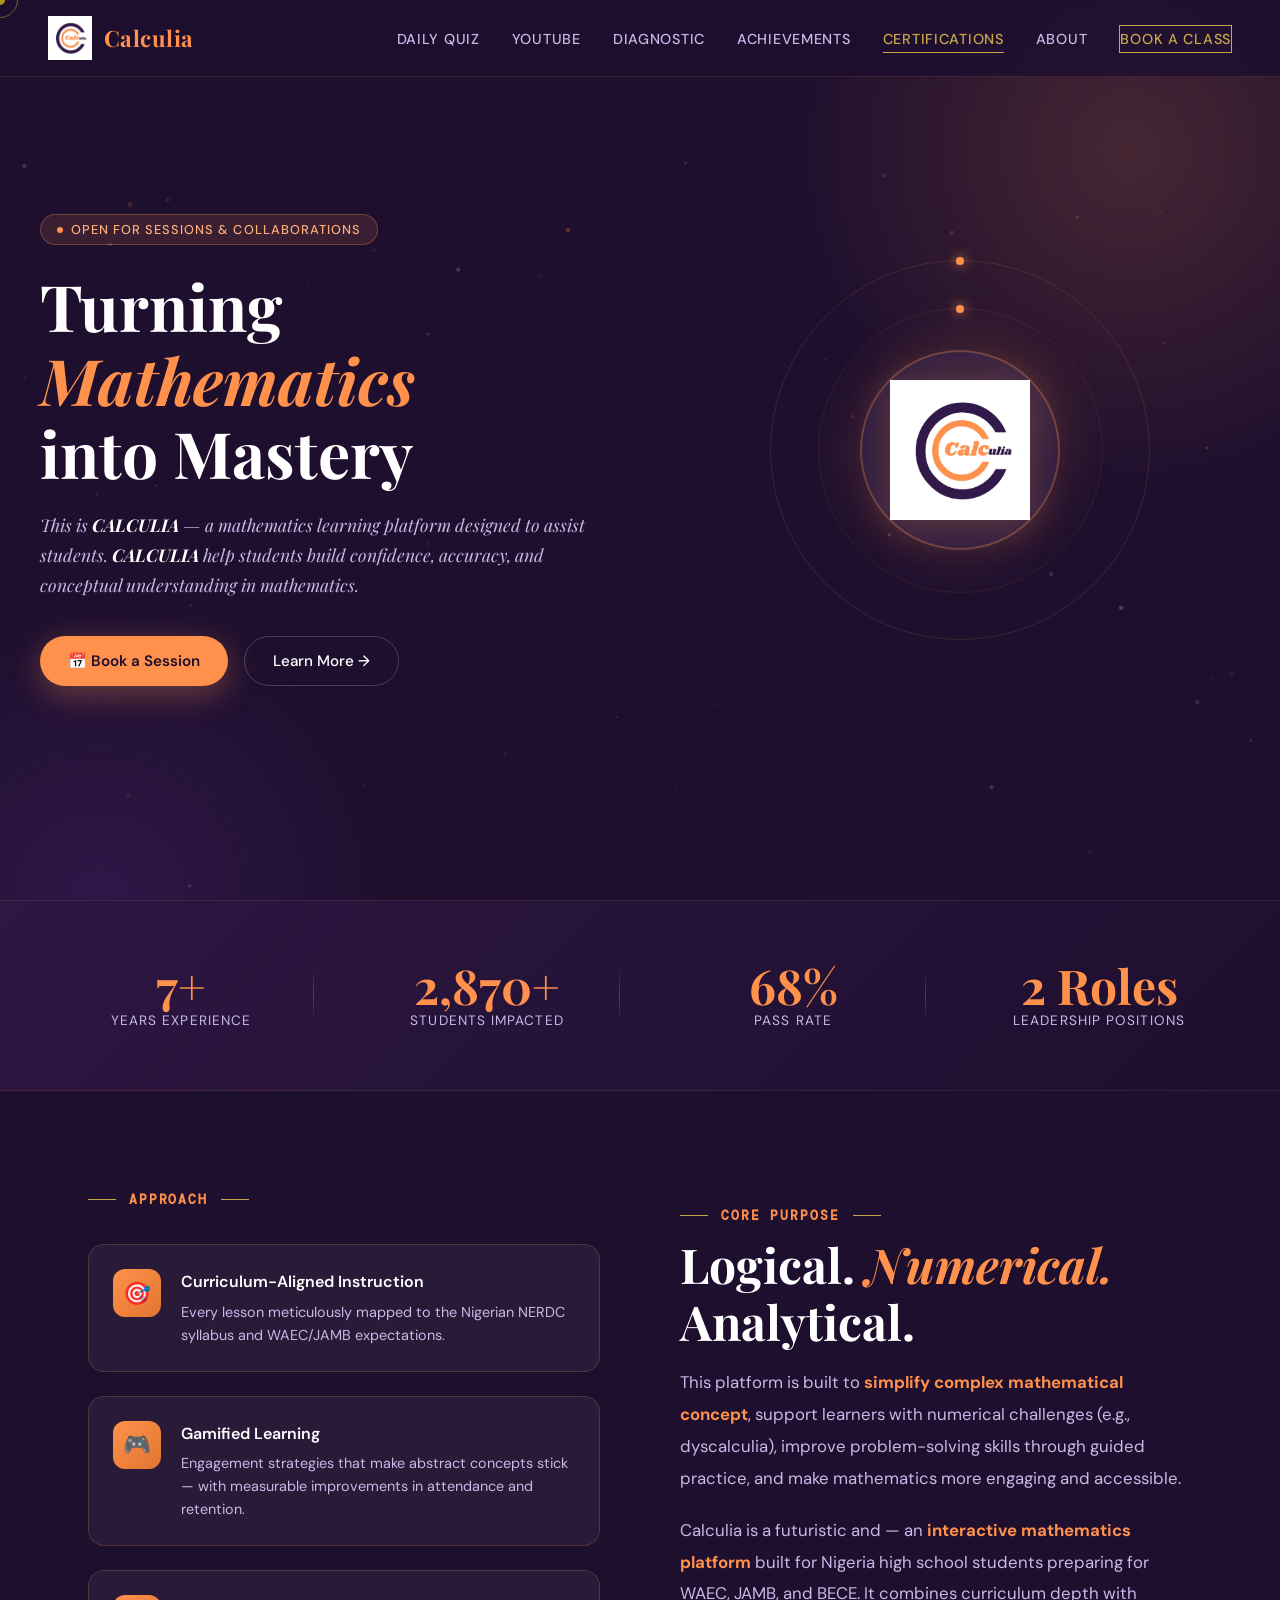
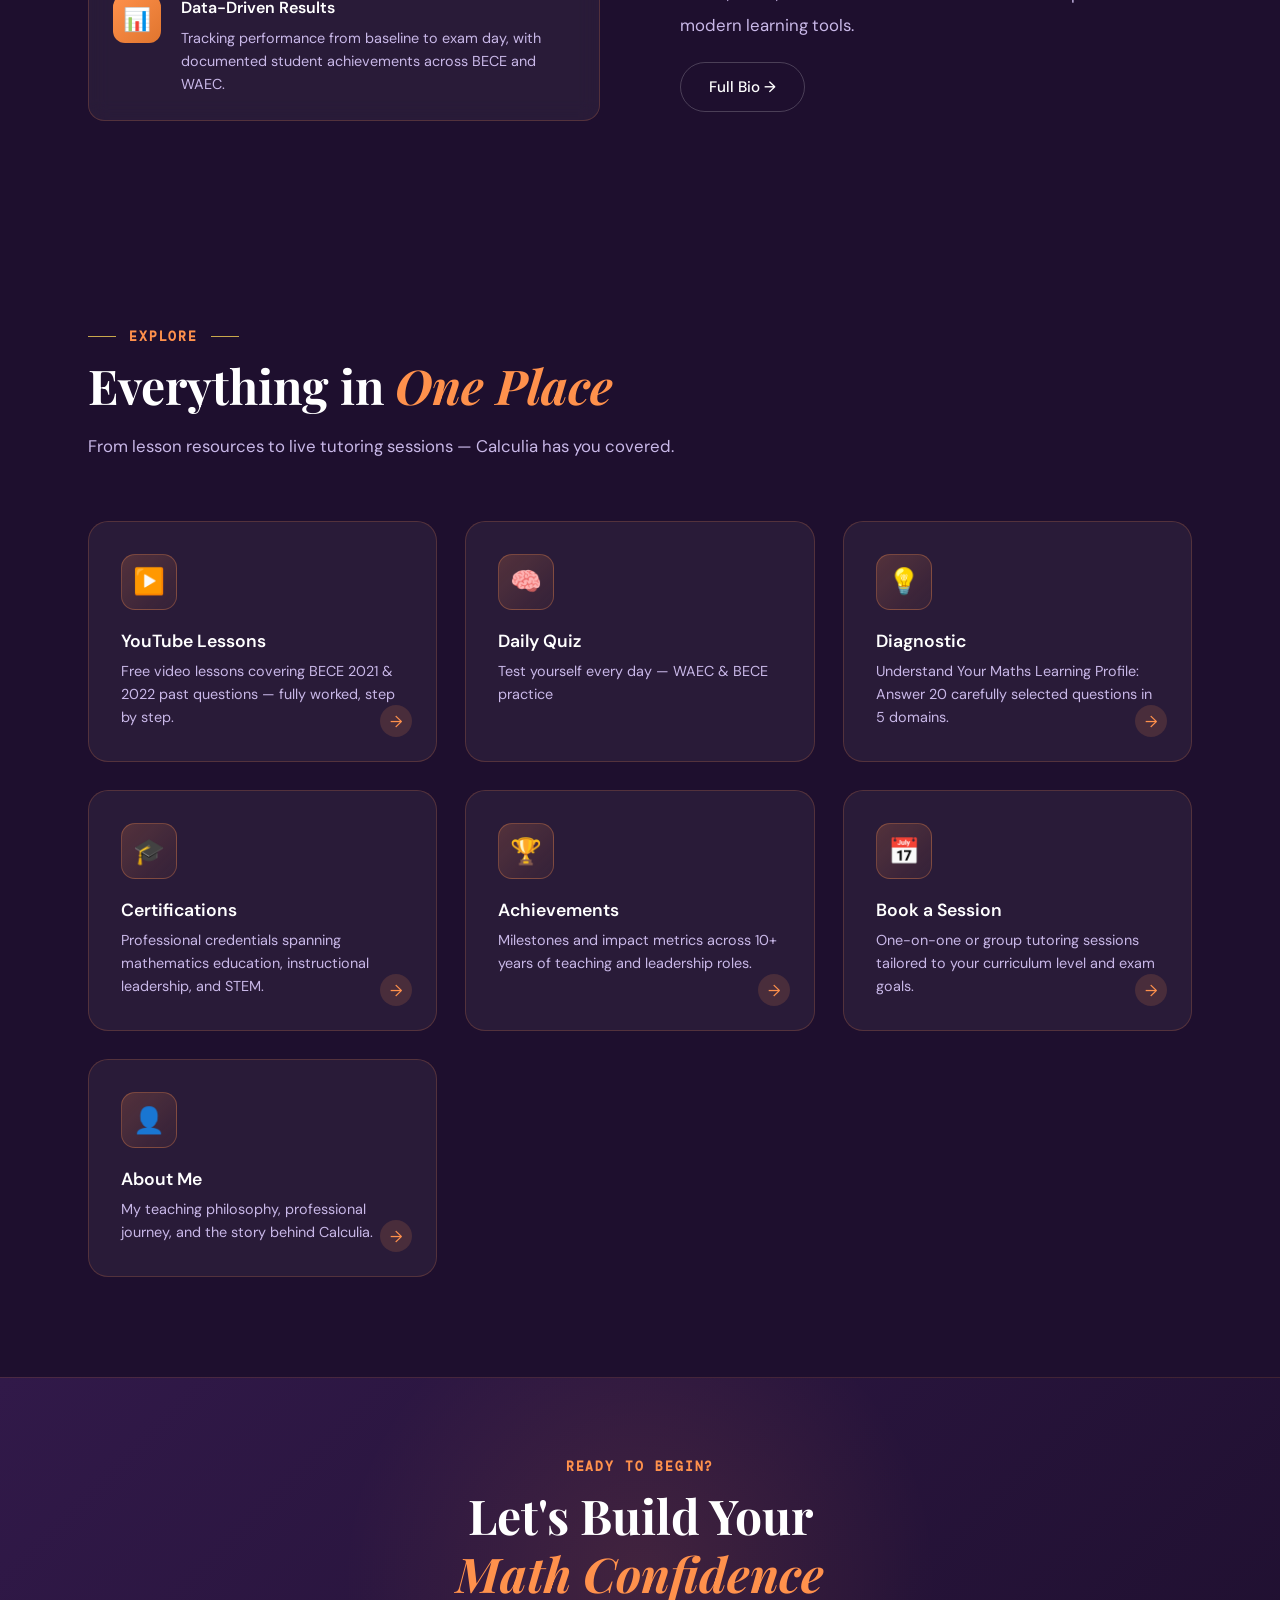
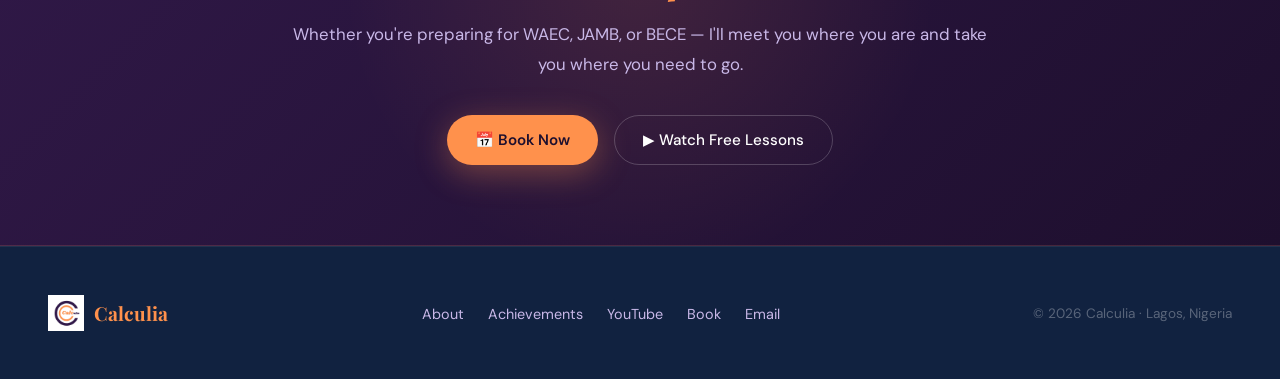
<file: index.html>
<!DOCTYPE html>
<html lang="en">
<head>
<meta charset="UTF-8">
<meta name="viewport" content="width=device-width, initial-scale=1.0">
<title>Calculia — Mathematics Platform</title>
<link href="https://fonts.googleapis.com/css2?family=Playfair+Display:ital,wght@0,400;0,600;0,700;1,400&family=DM+Sans:wght@300;400;500;600&display=swap" rel="stylesheet">
<link rel="icon" href="data:image/svg+xml,<svg xmlns='http://www.w3.org/2000/svg' viewBox='0 0 100 100'><rect width='100' height='100' rx='12' fill='%230a1628'/><text y='72' x='50' text-anchor='middle' font-size='60' font-family='serif' fill='%23c9a84c'>&#x2211;</text></svg>">
<link rel="stylesheet" href="style.css">
<style>
  :root {
    --purple: #311949;
    --purple-light: #4a2570;
    --purple-dark: #1e0f2e;
    --orange: #FF914C;
    --orange-light: #FFB07A;
    --orange-dark: #e0752e;
    --white: #FFFFFF;
    --off-white: #F9F5FF;
    --text-light: #C9B8E8;
    --card-bg: rgba(255,255,255,0.05);
    --card-border: rgba(255,145,76,0.2);
  }

  *, *::before, *::after { box-sizing: border-box; margin: 0; padding: 0; }

  html { scroll-behavior: smooth; }

  body {
    font-family: 'DM Sans', sans-serif;
    background: var(--purple-dark);
    color: var(--white);
    overflow-x: hidden;
  }

  /* ── PARTICLES CANVAS ── */
  #particles-canvas {
    position: fixed;
    top: 0; left: 0;
    width: 100%; height: 100%;
    pointer-events: none;
    z-index: 0;
    opacity: 0.4;
  }

  /* ── NAV ── */
  nav {
    position: fixed;
    top: 0; left: 0; right: 0;
    z-index: 100;
    padding: 16px 48px;
    display: flex;
    align-items: center;
    justify-content: space-between;
    background: rgba(30,15,46,0.85);
    backdrop-filter: blur(20px);
    border-bottom: 1px solid rgba(255,145,76,0.15);
    transition: all 0.3s ease;
  }

  nav.scrolled {
    padding: 10px 48px;
    background: rgba(30,15,46,0.97);
  }

  .nav-logo {
    display: flex;
    align-items: center;
    gap: 12px;
    text-decoration: none;
  }

  .nav-logo img {
    width: 44px;
    height: 44px;
    object-fit: contain;
    transition: transform 0.3s ease;
  }

  .nav-logo:hover img { transform: rotate(10deg) scale(1.1); }

  .nav-logo span {
    font-family: 'Playfair Display', serif;
    font-size: 1.4rem;
    font-weight: 700;
    color: var(--orange);
    letter-spacing: 0.02em;
  }

  .nav-links {
    display: flex;
    gap: 32px;
    list-style: none;
  }

  .nav-links a {
    text-decoration: none;
    color: var(--text-light);
    font-size: 0.9rem;
    font-weight: 500;
    letter-spacing: 0.05em;
    position: relative;
    transition: color 0.3s;
  }

  .nav-links a::after {
    content: '';
    position: absolute;
    bottom: -4px; left: 0;
    width: 0; height: 2px;
    background: var(--orange);
    transition: width 0.3s ease;
  }

  .nav-links a:hover { color: var(--orange); }
  .nav-links a:hover::after { width: 100%; }

  /* ── HERO ── */
  .hero {
    position: relative;
    min-height: 100vh;
    display: flex;
    align-items: center;
    padding: 120px 48px 80px;
    overflow: hidden;
    z-index: 1;
  }

  .hero-glow {
    position: absolute;
    top: -200px; right: -200px;
    width: 700px; height: 700px;
    background: radial-gradient(circle, rgba(255,145,76,0.18) 0%, transparent 70%);
    animation: pulse-glow 4s ease-in-out infinite;
    pointer-events: none;
  }

  .hero-glow-2 {
    position: absolute;
    bottom: -300px; left: -200px;
    width: 600px; height: 600px;
    background: radial-gradient(circle, rgba(74,37,112,0.4) 0%, transparent 70%);
    animation: pulse-glow 6s ease-in-out infinite reverse;
    pointer-events: none;
  }

  @keyframes pulse-glow {
    0%, 100% { transform: scale(1); opacity: 1; }
    50% { transform: scale(1.15); opacity: 0.7; }
  }

  .hero-inner {
    position: relative;
    z-index: 2;
    max-width: 1200px;
    width: 100%;
    margin: 0 auto;
    display: grid;
    grid-template-columns: 1fr 1fr;
    gap: 80px;
    align-items: center;
  }

  .hero-badge {
    display: inline-flex;
    align-items: center;
    gap: 8px;
    background: rgba(255,145,76,0.12);
    border: 1px solid rgba(255,145,76,0.3);
    border-radius: 100px;
    padding: 6px 16px;
    font-size: 0.8rem;
    font-weight: 500;
    color: var(--orange-light);
    letter-spacing: 0.08em;
    text-transform: uppercase;
    margin-bottom: 24px;
    opacity: 0;
    animation: fadeSlideUp 0.8s 0.2s forwards;
  }

  .hero-badge .dot {
    width: 6px; height: 6px;
    background: var(--orange);
    border-radius: 50%;
    animation: blink 1.5s infinite;
  }

  @keyframes blink {
    0%, 100% { opacity: 1; }
    50% { opacity: 0.3; }
  }

  .hero h1 {
    font-family: 'Playfair Display', serif;
    font-size: clamp(2.5rem, 5vw, 4rem);
    font-weight: 700;
    line-height: 1.15;
    color: var(--white);
    margin-bottom: 20px;
    opacity: 0;
    animation: fadeSlideUp 0.8s 0.4s forwards;
  }

  .hero h1 em {
    font-style: italic;
    color: var(--orange);
  }

  .hero-sub {
    font-size: 1.1rem;
    color: var(--text-light);
    line-height: 1.7;
    margin-bottom: 36px;
    opacity: 0;
    animation: fadeSlideUp 0.8s 0.6s forwards;
  }

  .hero-actions {
    display: flex;
    gap: 16px;
    flex-wrap: wrap;
    opacity: 0;
    animation: fadeSlideUp 0.8s 0.8s forwards;
  }

  .btn-primary {
    display: inline-flex;
    align-items: center;
    gap: 8px;
    background: var(--orange);
    color: var(--purple-dark);
    text-decoration: none;
    font-weight: 600;
    font-size: 0.95rem;
    padding: 14px 28px;
    border-radius: 100px;
    transition: all 0.3s ease;
    box-shadow: 0 8px 32px rgba(255,145,76,0.35);
  }

  .btn-primary:hover {
    background: var(--orange-light);
    transform: translateY(-2px);
    box-shadow: 0 12px 40px rgba(255,145,76,0.5);
  }

  .btn-secondary {
    display: inline-flex;
    align-items: center;
    gap: 8px;
    background: transparent;
    color: var(--white);
    text-decoration: none;
    font-weight: 500;
    font-size: 0.95rem;
    padding: 14px 28px;
    border-radius: 100px;
    border: 1px solid rgba(255,255,255,0.2);
    transition: all 0.3s ease;
  }

  .btn-secondary:hover {
    border-color: var(--orange);
    color: var(--orange);
    background: rgba(255,145,76,0.08);
    transform: translateY(-2px);
  }

  /* ── HERO VISUAL ── */
  .hero-visual {
    display: flex;
    justify-content: center;
    align-items: center;
    position: relative;
    opacity: 0;
    animation: fadeIn 1.2s 0.5s forwards;
  }

  .logo-orbit {
    position: relative;
    width: 380px;
    height: 380px;
    display: flex;
    align-items: center;
    justify-content: center;
  }

  .orbit-ring {
    position: absolute;
    border-radius: 50%;
    border: 1px solid rgba(255,145,76,0.15);
    animation: orbit-spin 20s linear infinite;
  }

  .orbit-ring:nth-child(1) {
    width: 100%; height: 100%;
    animation-duration: 25s;
  }

  .orbit-ring:nth-child(2) {
    width: 75%; height: 75%;
    border-color: rgba(255,145,76,0.1);
    animation-direction: reverse;
    animation-duration: 18s;
  }

  .orbit-ring .dot {
    position: absolute;
    width: 8px; height: 8px;
    background: var(--orange);
    border-radius: 50%;
    top: -4px; left: 50%;
    transform: translateX(-50%);
    box-shadow: 0 0 12px var(--orange);
  }

  @keyframes orbit-spin {
    from { transform: rotate(0deg); }
    to { transform: rotate(360deg); }
  }

  .logo-center {
    position: relative;
    z-index: 2;
    width: 200px; height: 200px;
    background: rgba(255,255,255,0.06);
    border-radius: 50%;
    border: 2px solid rgba(255,145,76,0.3);
    display: flex;
    align-items: center;
    justify-content: center;
    box-shadow: 0 0 60px rgba(255,145,76,0.2), inset 0 0 40px rgba(74,37,112,0.3);
    animation: float 4s ease-in-out infinite;
  }

  @keyframes float {
    0%, 100% { transform: translateY(0); }
    50% { transform: translateY(-16px); }
  }

  .logo-center img {
    width: 140px;
    height: 140px;
    object-fit: contain;
    filter: drop-shadow(0 4px 20px rgba(255,145,76,0.3));
  }

  /* ── STATS ── */
  .stats-section {
    position: relative;
    z-index: 1;
    padding: 60px 48px;
    background: linear-gradient(135deg, rgba(49,25,73,0.8) 0%, rgba(30,15,46,0.9) 100%);
    border-top: 1px solid rgba(255,145,76,0.12);
    border-bottom: 1px solid rgba(255,145,76,0.12);
  }

  .stats-inner {
    max-width: 1200px;
    margin: 0 auto;
    display: grid;
    grid-template-columns: repeat(4, 1fr);
    gap: 40px;
  }

  .stat-card {
    text-align: center;
    position: relative;
    opacity: 0;
    transform: translateY(30px);
    transition: all 0.6s ease;
  }

  .stat-card.visible {
    opacity: 1;
    transform: translateY(0);
  }

  .stat-number {
    font-family: 'Playfair Display', serif;
    font-size: 3rem;
    font-weight: 700;
    color: var(--orange);
    line-height: 1;
    display: block;
  }

  .stat-label {
    font-size: 0.85rem;
    color: var(--text-light);
    letter-spacing: 0.08em;
    text-transform: uppercase;
    margin-top: 8px;
  }

  .stat-divider {
    position: absolute;
    right: 0; top: 10%;
    height: 80%;
    width: 1px;
    background: linear-gradient(to bottom, transparent, rgba(255,145,76,0.3), transparent);
  }

  .stat-card:last-child .stat-divider { display: none; }

  /* ── SECTION SHARED ── */
  section {
    position: relative;
    z-index: 1;
    padding: 100px 48px;
    max-width: 1200px;
    margin: 0 auto;
  }

  .section-label {
    font-size: 0.8rem;
    font-weight: 600;
    letter-spacing: 0.15em;
    text-transform: uppercase;
    color: var(--orange);
    margin-bottom: 12px;
  }

  .section-title {
    font-family: 'Playfair Display', serif;
    font-size: clamp(2rem, 4vw, 3rem);
    font-weight: 700;
    color: var(--white);
    line-height: 1.2;
    margin-bottom: 16px;
  }

  .section-title em { color: var(--orange); font-style: italic; }

  .section-desc {
    color: var(--text-light);
    font-size: 1.05rem;
    line-height: 1.8;
    max-width: 620px;
    margin-bottom: 60px;
  }

  /* ── ABOUT ── */
  .about-grid {
    display: grid;
    grid-template-columns: 1fr 1fr;
    gap: 80px;
    align-items: center;
  }

  .about-pillars {
    display: flex;
    flex-direction: column;
    gap: 24px;
  }

  .pillar {
    display: flex;
    gap: 20px;
    align-items: flex-start;
    padding: 24px;
    background: var(--card-bg);
    border: 1px solid var(--card-border);
    border-radius: 16px;
    backdrop-filter: blur(10px);
    transition: all 0.3s ease;
    opacity: 0;
    transform: translateX(-30px);
  }

  .pillar.visible {
    opacity: 1;
    transform: translateX(0);
  }

  .pillar:hover {
    border-color: rgba(255,145,76,0.5);
    background: rgba(255,255,255,0.08);
    transform: translateX(4px);
  }

  .pillar-icon {
    width: 48px; height: 48px;
    background: linear-gradient(135deg, var(--orange), var(--orange-dark));
    border-radius: 12px;
    display: flex;
    align-items: center;
    justify-content: center;
    font-size: 1.4rem;
    flex-shrink: 0;
  }

  .pillar-text h4 {
    font-weight: 600;
    font-size: 1rem;
    margin-bottom: 6px;
    color: var(--white);
  }

  .pillar-text p {
    font-size: 0.9rem;
    color: var(--text-light);
    line-height: 1.6;
  }

  .about-bio {
    opacity: 0;
    transform: translateX(30px);
    transition: all 0.6s ease 0.3s;
  }

  .about-bio.visible {
    opacity: 1;
    transform: translateX(0);
  }

  .about-bio p {
    color: var(--text-light);
    line-height: 1.9;
    font-size: 1.05rem;
    margin-bottom: 20px;
  }

  .about-bio p strong { color: var(--orange); }

  /* ── PROJECTS / NAV CARDS ── */
  .nav-cards {
    display: grid;
    grid-template-columns: repeat(3, 1fr);
    gap: 28px;
  }

  .nav-card {
    background: var(--card-bg);
    border: 1px solid var(--card-border);
    border-radius: 20px;
    padding: 32px;
    text-decoration: none;
    position: relative;
    overflow: hidden;
    transition: all 0.4s ease;
    opacity: 0;
    transform: translateY(40px);
  }

  .nav-card.visible {
    opacity: 1;
    transform: translateY(0);
  }

  .nav-card::before {
    content: '';
    position: absolute;
    top: 0; left: 0; right: 0;
    height: 3px;
    background: linear-gradient(90deg, var(--orange), var(--orange-light));
    transform: scaleX(0);
    transform-origin: left;
    transition: transform 0.4s ease;
  }

  .nav-card:hover::before { transform: scaleX(1); }

  .nav-card:hover {
    border-color: rgba(255,145,76,0.4);
    transform: translateY(-8px);
    box-shadow: 0 24px 60px rgba(0,0,0,0.3), 0 0 40px rgba(255,145,76,0.08);
  }

  .card-icon {
    width: 56px; height: 56px;
    background: linear-gradient(135deg, rgba(255,145,76,0.2), rgba(255,145,76,0.05));
    border: 1px solid rgba(255,145,76,0.3);
    border-radius: 14px;
    display: flex;
    align-items: center;
    justify-content: center;
    font-size: 1.6rem;
    margin-bottom: 20px;
    transition: all 0.3s ease;
  }

  .nav-card:hover .card-icon {
    background: linear-gradient(135deg, rgba(255,145,76,0.3), rgba(255,145,76,0.1));
    transform: scale(1.1) rotate(5deg);
  }

  .nav-card h3 {
    font-weight: 600;
    font-size: 1.1rem;
    color: var(--white);
    margin-bottom: 8px;
  }

  .nav-card p {
    font-size: 0.9rem;
    color: var(--text-light);
    line-height: 1.6;
  }

  .card-arrow {
    position: absolute;
    bottom: 24px; right: 24px;
    width: 32px; height: 32px;
    background: rgba(255,145,76,0.15);
    border-radius: 50%;
    display: flex;
    align-items: center;
    justify-content: center;
    color: var(--orange);
    font-size: 1rem;
    transition: all 0.3s ease;
  }

  .nav-card:hover .card-arrow {
    background: var(--orange);
    color: var(--purple-dark);
    transform: translate(4px, -4px);
  }

  /* ── ACHIEVEMENTS ── */
  .achievements-grid {
    display: grid;
    grid-template-columns: repeat(2, 1fr);
    gap: 24px;
  }

  .achievement-card {
    background: var(--card-bg);
    border: 1px solid var(--card-border);
    border-radius: 16px;
    padding: 28px;
    position: relative;
    overflow: hidden;
    transition: all 0.3s ease;
    opacity: 0;
    transform: scale(0.95);
  }

  .achievement-card.visible {
    opacity: 1;
    transform: scale(1);
  }

  .achievement-card:hover {
    border-color: rgba(255,145,76,0.4);
    background: rgba(255,255,255,0.07);
  }

  .achievement-card .year {
    font-size: 0.75rem;
    font-weight: 600;
    color: var(--orange);
    letter-spacing: 0.1em;
    text-transform: uppercase;
    margin-bottom: 10px;
  }

  .achievement-card h4 {
    font-size: 1rem;
    font-weight: 600;
    color: var(--white);
    margin-bottom: 8px;
  }

  .achievement-card p {
    font-size: 0.88rem;
    color: var(--text-light);
    line-height: 1.6;
  }

  .achievement-card .accent-bar {
    position: absolute;
    left: 0; top: 0; bottom: 0;
    width: 3px;
    background: linear-gradient(to bottom, var(--orange), transparent);
  }

  /* ── BOOKING CTA ── */
  .cta-section {
    position: relative;
    z-index: 1;
    padding: 80px 48px;
    background: linear-gradient(135deg, var(--purple) 0%, var(--purple-dark) 100%);
    border-top: 1px solid rgba(255,145,76,0.15);
    border-bottom: 1px solid rgba(255,145,76,0.15);
    text-align: center;
    overflow: hidden;
  }

  .cta-section::before {
    content: '';
    position: absolute;
    top: -100px; left: 50%;
    transform: translateX(-50%);
    width: 600px; height: 600px;
    background: radial-gradient(circle, rgba(255,145,76,0.12) 0%, transparent 70%);
    pointer-events: none;
  }

  .cta-inner {
    position: relative;
    z-index: 1;
    max-width: 700px;
    margin: 0 auto;
  }

  .cta-inner .section-label { text-align: center; display: block; }
  .cta-inner .section-title { text-align: center; }
  .cta-inner p {
    color: var(--text-light);
    font-size: 1.05rem;
    line-height: 1.8;
    margin-bottom: 36px;
  }

  .cta-buttons {
    display: flex;
    gap: 16px;
    justify-content: center;
    flex-wrap: wrap;
  }

  /* ── FOOTER ── */
  footer {
    position: relative;
    z-index: 1;
    padding: 48px;
    display: flex;
    align-items: center;
    justify-content: space-between;
    border-top: 1px solid rgba(255,255,255,0.07);
  }

  .footer-logo {
    display: flex;
    align-items: center;
    gap: 10px;
    text-decoration: none;
  }

  .footer-logo img { width: 36px; height: 36px; object-fit: contain; }
  .footer-logo span {
    font-family: 'Playfair Display', serif;
    font-size: 1.2rem;
    font-weight: 700;
    color: var(--orange);
  }

  .footer-links {
    display: flex;
    gap: 24px;
    list-style: none;
  }

  .footer-links a {
    color: var(--text-light);
    text-decoration: none;
    font-size: 0.9rem;
    transition: color 0.3s;
  }

  .footer-links a:hover { color: var(--orange); }

  .footer-copy {
    font-size: 0.85rem;
    color: rgba(255,255,255,0.3);
  }

  /* ── ANIMATIONS ── */
  @keyframes fadeSlideUp {
    from { opacity: 0; transform: translateY(24px); }
    to { opacity: 1; transform: translateY(0); }
  }

  @keyframes fadeIn {
    from { opacity: 0; }
    to { opacity: 1; }
  }

  .reveal {
    opacity: 0;
    transform: translateY(40px);
    transition: all 0.7s ease;
  }

  .reveal.visible {
    opacity: 1;
    transform: translateY(0);
  }

  /* ── SCROLLBAR ── */
  ::-webkit-scrollbar { width: 6px; }
  ::-webkit-scrollbar-track { background: var(--purple-dark); }
  ::-webkit-scrollbar-thumb { background: rgba(255,145,76,0.4); border-radius: 3px; }
  ::-webkit-scrollbar-thumb:hover { background: var(--orange); }

  /* ── RESPONSIVE ── */
  @media (max-width: 900px) {
    nav { padding: 16px 24px; }
    .hero { padding: 100px 24px 60px; }
    .hero-inner { grid-template-columns: 1fr; gap: 40px; text-align: center; }
    .hero-actions { justify-content: center; }
    .hero-visual { order: -1; }
    .logo-orbit { width: 260px; height: 260px; }
    .logo-center { width: 140px; height: 140px; }
    .logo-center img { width: 100px; height: 100px; }
    .stats-inner { grid-template-columns: repeat(2, 1fr); }
    .stat-divider { display: none; }
    section { padding: 60px 24px; }
    .about-grid { grid-template-columns: 1fr; gap: 40px; }
    .nav-cards { grid-template-columns: 1fr; }
    .achievements-grid { grid-template-columns: 1fr; }
    footer { flex-direction: column; gap: 20px; text-align: center; }
    .footer-links { justify-content: center; }
    .stats-section { padding: 40px 24px; }
    .cta-section { padding: 60px 24px; }
  }
</style>
</head>
<body>

<canvas id="particles-canvas"></canvas>

<!-- NAV -->
  <div class="cursor" id="cursor"></div>
<div class="cursor-ring" id="cursorRing"></div>
<nav id="main-nav">
  <a href="index.html" class="nav-logo">
    <img src="[data-uri]" alt="Calculia Logo">
    <span>Calculia</span>
  </a>
  <ul class="nav-links" id="navLinks">
    <li><a href="daily-quiz.html">Daily Quiz</a></li>
    <li><a href="youtube.html">YouTube</a></li>
    <li><a href="diagnostic.html">Diagnostic</a></li>
    <li><a href="achievements.html">Achievements</a></li> 
    <li><a href="certifications.html" class='active'>Certifications</a></li>
    <li><a href="about.html">About</a></li>
    <li><a href="booking.html" class='nav-cta'>Book a Class</a></li>
  </ul>
  <div class="hamburger" onclick="toggleNav()"><span></span><span></span><span></span></div>
</nav>

<!-- HERO -->
<section style="padding:0; max-width:none;" class="hero">
  <div class="hero-glow"></div>
  <div class="hero-glow-2"></div>
  <div class="hero-inner">
    <div class="hero-content">
      <div class="hero-badge">
        <span class="dot"></span>
        Open for Sessions &amp; Collaborations
      </div>
      <h1>Turning<br><em>Mathematics</em><br>into Mastery</h1>
      <p class="hero-sub">
        This is <strong style="color:var(--white);"> CALCULIA </strong> — a mathematics learning platform designed to assist students.
      <strong style="color:var(--white);">CALCULIA </strong> help students build confidence, accuracy, and conceptual understanding in mathematics.
      </p>
      <div class="hero-actions">
        <a href="booking.html" class="btn-primary">
          📅 Book a Session
        </a>
        <a href="about.html" class="btn-secondary">
          Learn More →
        </a>
      </div>
    </div>

    <div class="hero-visual">
      <div class="logo-orbit">
        <div class="orbit-ring"><span class="dot"></span></div>
        <div class="orbit-ring"><span class="dot"></span></div>
        <div class="logo-center">
          <img src="[data-uri]" alt="Calculia">
        </div>
      </div>
    </div>
  </div>
</section>

<!-- STATS -->
<div class="stats-section">
  <div class="stats-inner">
    <div class="stat-card">
      <span class="stat-number" data-target="10" data-suffix="+">0</span>
      <span class="stat-label">Years Experience</span>
      <div class="stat-divider"></div>
    </div>
    <div class="stat-card">
      <span class="stat-number" data-target="4000" data-suffix="+">0</span>
      <span class="stat-label">Students Impacted</span>
      <div class="stat-divider"></div>
    </div>
    <div class="stat-card">
      <span class="stat-number" data-target="95" data-suffix="%">0</span>
      <span class="stat-label">Pass Rate</span>
      <div class="stat-divider"></div>
    </div>
    <div class="stat-card">
      <span class="stat-number" data-target="3" data-suffix=" Roles">0</span>
      <span class="stat-label">Leadership Positions</span>
    </div>
  </div>
</div>

<!-- ABOUT -->
<section>
  <div class="about-grid">
    <div class="about-pillars">
      <div class="section-label">Approach</div>
      <div class="pillar">
        <div class="pillar-icon">🎯</div>
        <div class="pillar-text">
          <h4>Curriculum-Aligned Instruction</h4>
          <p>Every lesson meticulously mapped to the Nigerian NERDC syllabus and WAEC/JAMB expectations.</p>
        </div>
      </div>
      <div class="pillar">
        <div class="pillar-icon">🎮</div>
        <div class="pillar-text">
          <h4>Gamified Learning</h4>
          <p>Engagement strategies that make abstract concepts stick — with measurable improvements in attendance and retention.</p>
        </div>
      </div>
      <div class="pillar">
        <div class="pillar-icon">📊</div>
        <div class="pillar-text">
          <h4>Data-Driven Results</h4>
          <p>Tracking performance from baseline to exam day, with documented student achievements across BECE and WAEC.</p>
        </div>
      </div>
    </div>

    <div class="about-bio">
      <div class="section-label">Core Purpose</div>
      <h2 class="section-title">Logical. <em>Numerical.</em> Analytical.</h2>
      <p>
        This platform is built to <strong>simplify complex mathematical concept</strong>, support learners with numerical challenges (e.g., dyscalculia), improve problem-solving skills through guided practice, and make mathematics more engaging and accessible.
      </p>
      <p>
        Calculia is a futuristic and — an <strong>interactive mathematics platform</strong> built for Nigeria high school students preparing for WAEC, JAMB, and BECE. It combines curriculum depth with modern learning tools.
      </p>
      <a href="about.html" class="btn-secondary" style="text-decoration:none; display:inline-flex;">
        Full Bio →
      </a>
    </div>
  </div>
</section>

<!-- EXPLORE SECTIONS -->
<section>
  <div class="reveal">
    <div class="section-label">Explore</div>
    <h2 class="section-title">Everything in <em>One Place</em></h2>
    <p class="section-desc">From lesson resources to live tutoring sessions — Calculia has you covered.</p>
  </div>

  <div class="nav-cards">
    <a href="youtube.html" class="nav-card">
      <div class="card-icon">▶️</div>
      <h3>YouTube Lessons</h3>
      <p>Free video lessons covering BECE 2021 & 2022 past questions — fully worked, step by step.</p>
      <div class="card-arrow">→</div>
    </a>
    <a href="daily-quiz.html" class="nav-card">
  <div class="card-icon">🧠</div>
  <h3>Daily Quiz</h3>
  <p>Test yourself every day — WAEC & BECE practice</p>
</a>
    <a href="diagnostic.html" class="nav-card">
      <div class="card-icon">💡</div>
      <h3>Diagnostic</h3>
      <p>Understand Your Maths Learning Profile: Answer 20 carefully selected questions in 5 domains.</p>
      <div class="card-arrow">→</div>
    </a>
    <a href="certifications.html" class="nav-card">
      <div class="card-icon">🎓</div>
      <h3>Certifications</h3>
      <p>Professional credentials spanning mathematics education, instructional leadership, and STEM.</p>
      <div class="card-arrow">→</div>
    </a>
    <a href="achievements.html" class="nav-card">
      <div class="card-icon">🏆</div>
      <h3>Achievements</h3>
      <p>Milestones and impact metrics across 10+ years of teaching and leadership roles.</p>
      <div class="card-arrow">→</div>
    </a>
    <a href="booking.html" class="nav-card">
      <div class="card-icon">📅</div>
      <h3>Book a Session</h3>
      <p>One-on-one or group tutoring sessions tailored to your curriculum level and exam goals.</p>
      <div class="card-arrow">→</div>
    </a>
    <a href="about.html" class="nav-card">
      <div class="card-icon">👤</div>
      <h3>About Me</h3>
      <p>My teaching philosophy, professional journey, and the story behind Calculia.</p>
      <div class="card-arrow">→</div>
    </a>
  </div>
</section>

<!-- CTA -->
<div class="cta-section">
  <div class="cta-inner reveal">
    <span class="section-label">Ready to Begin?</span>
    <h2 class="section-title">Let's Build Your<br><em>Math Confidence</em></h2>
    <p>Whether you're preparing for WAEC, JAMB, or BECE — I'll meet you where you are and take you where you need to go.</p>
    <div class="cta-buttons">
      <a href="booking.html" class="btn-primary">📅 Book Now</a>
      <a href="https://www.youtube.com/channel/UCdj-SJ9aTm0fqCdhB6cHcyw" target="_blank" class="btn-secondary">▶ Watch Free Lessons</a>
    </div>
  </div>
</div>

<!-- FOOTER -->
<footer>
  <a href="index.html" class="footer-logo">
    <img src="[data-uri]" alt="Calculia">
    <span>Calculia</span>
  </a>
  <ul class="footer-links">
    <li><a href="about.html">About</a></li>
    <li><a href="achievements.html">Achievements</a></li>
    <li><a href="youtube.html">YouTube</a></li>
    <li><a href="booking.html">Book</a></li>
    <li><a href="mailto:calculiang@gmail.com">Email</a></li>
  </ul>
  <div class="footer-copy">© 2026 Calculia · Lagos, Nigeria</div>
</footer>

<script>
// ── PARTICLES ──
const canvas = document.getElementById('particles-canvas');
const ctx = canvas.getContext('2d');
let particles = [];
const PARTICLE_COUNT = 60;

function resize() {
  canvas.width = window.innerWidth;
  canvas.height = window.innerHeight;
}

resize();
window.addEventListener('resize', resize);

class Particle {
  constructor() { this.reset(); }
  reset() {
    this.x = Math.random() * canvas.width;
    this.y = Math.random() * canvas.height;
    this.size = Math.random() * 2 + 0.5;
    this.vx = (Math.random() - 0.5) * 0.4;
    this.vy = (Math.random() - 0.5) * 0.4;
    this.alpha = Math.random() * 0.6 + 0.1;
    this.color = Math.random() > 0.5 ? '#FF914C' : '#C9B8E8';
  }
  update() {
    this.x += this.vx;
    this.y += this.vy;
    if (this.x < 0 || this.x > canvas.width || this.y < 0 || this.y > canvas.height) this.reset();
  }
  draw() {
    ctx.save();
    ctx.globalAlpha = this.alpha;
    ctx.fillStyle = this.color;
    ctx.beginPath();
    ctx.arc(this.x, this.y, this.size, 0, Math.PI * 2);
    ctx.fill();
    ctx.restore();
  }
}

for (let i = 0; i < PARTICLE_COUNT; i++) particles.push(new Particle());

function drawConnections() {
  for (let i = 0; i < particles.length; i++) {
    for (let j = i + 1; j < particles.length; j++) {
      const dx = particles[i].x - particles[j].x;
      const dy = particles[i].y - particles[j].y;
      const dist = Math.sqrt(dx * dx + dy * dy);
      if (dist < 120) {
        ctx.save();
        ctx.globalAlpha = (1 - dist / 120) * 0.15;
        ctx.strokeStyle = '#FF914C';
        ctx.lineWidth = 0.5;
        ctx.beginPath();
        ctx.moveTo(particles[i].x, particles[i].y);
        ctx.lineTo(particles[j].x, particles[j].y);
        ctx.stroke();
        ctx.restore();
      }
    }
  }
}

function animateParticles() {
  ctx.clearRect(0, 0, canvas.width, canvas.height);
  particles.forEach(p => { p.update(); p.draw(); });
  drawConnections();
  requestAnimationFrame(animateParticles);
}
animateParticles();

// ── NAV SCROLL ──
const nav = document.getElementById('main-nav');
window.addEventListener('scroll', () => {
  nav.classList.toggle('scrolled', window.scrollY > 60);
});
function toggleNav(){
  const nl=document.getElementById('navLinks');
  if(nl.style.display==='flex'){nl.style.cssText=''}
  else{nl.style.cssText='display:flex!important;flex-direction:column;position:fixed;top:62px;left:0;right:0;background:rgba(10,22,40,.98);padding:2rem;gap:1.5rem;border-bottom:1px solid rgba(201,168,76,.2);z-index:99;backdrop-filter:blur(12px)';
  nl.querySelectorAll('a').forEach(a=>{a.style.fontSize='1rem';a.addEventListener('click',()=>{nl.style.cssText=''})});}
}
// ── COUNTER ANIMATION ──
function animateCounter(el) {
  const target = parseInt(el.getAttribute('data-target'));
  const suffix = el.getAttribute('data-suffix') || '';
  const duration = 1800;
  const start = performance.now();

  function update(now) {
    const elapsed = now - start;
    const progress = Math.min(elapsed / duration, 1);
    const ease = 1 - Math.pow(1 - progress, 3);
    const current = Math.floor(ease * target);
    el.textContent = current.toLocaleString() + suffix;
    if (progress < 1) requestAnimationFrame(update);
  }

  requestAnimationFrame(update);
}

// ── INTERSECTION OBSERVER ──
const observer = new IntersectionObserver((entries) => {
  entries.forEach(entry => {
    if (entry.isIntersecting) {
      const el = entry.target;
      el.classList.add('visible');

      // Stagger children
      const children = el.querySelectorAll('.stat-card, .pillar, .nav-card, .achievement-card');
      children.forEach((child, i) => {
        setTimeout(() => child.classList.add('visible'), i * 100);
      });

      // Counter
      const counter = el.querySelector('[data-target]');
      if (counter) animateCounter(counter);

      // Individual counter elements
      if (el.hasAttribute('data-target')) animateCounter(el);

      observer.unobserve(el);
    }
  });
}, { threshold: 0.15 });

// Observe all animated elements
document.querySelectorAll('.reveal, .stat-card, .pillar, .nav-card, .achievement-card, .about-bio, [data-target]').forEach(el => {
  observer.observe(el);
});

// Also observe stats section
document.querySelectorAll('.stats-section').forEach(el => observer.observe(el));
</script>
</body>
</html>
</file>
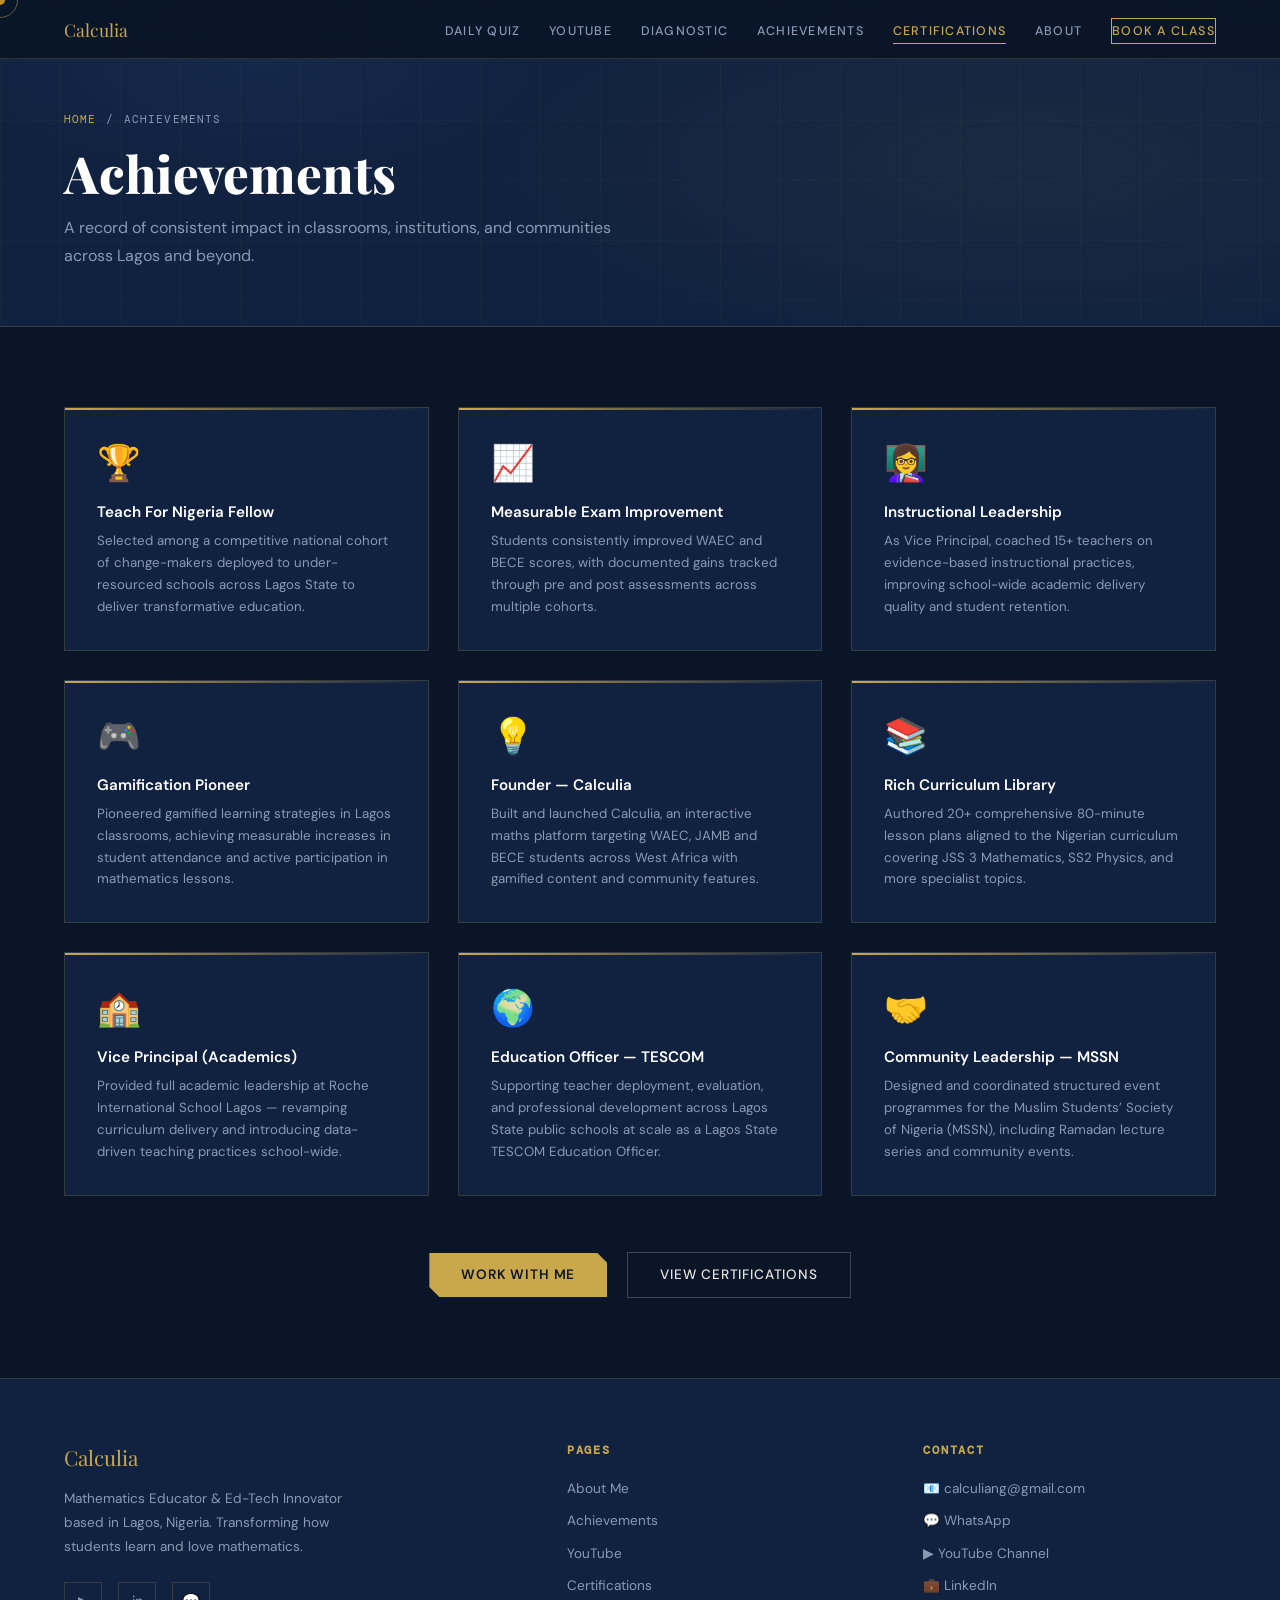
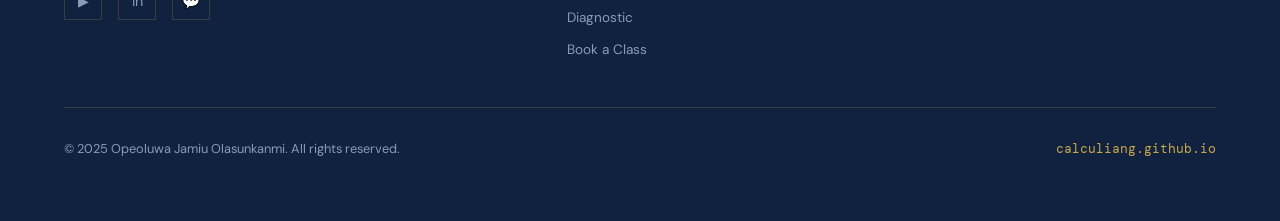
<file: achievements.html>
<!DOCTYPE html>
<html lang="en">
<head>
<meta charset="UTF-8">
<meta name="viewport" content="width=device-width, initial-scale=1.0">
<title>Achievements | Calculia &mdash; Opeoluwa Jamiu</title>
<meta name="description" content="Teach For Nigeria Fellow, Vice Principal, Calculia Founder — a record of impact in education across Lagos.">
<meta name="author" content="Opeoluwa Jamiu Olasunkanmi">
<meta property="og:type" content="website">
<meta property="og:url" content="https://calculiang.github.io/achievements.html">
<meta property="og:title" content="Achievements | Calculia">
<meta property="og:description" content="Teach For Nigeria Fellow, Vice Principal, Calculia Founder — a record of impact in education across Lagos.">
<meta name="theme-color" content="#0a1628">
<link rel="icon" href="data:image/svg+xml,<svg xmlns='http://www.w3.org/2000/svg' viewBox='0 0 100 100'><rect width='100' height='100' rx='12' fill='%230a1628'/><text y='72' x='50' text-anchor='middle' font-size='60' font-family='serif' fill='%23c9a84c'>&#x2211;</text></svg>">
<link rel="stylesheet" href="style.css">
</head>
<body>
<div class="cursor" id="cursor"></div>
<div class="cursor-ring" id="cursorRing"></div>
<!-- NAV -->
<nav>
  <a href="index.html" class="nav-logo">Calculia</a>
  <ul class="nav-links" id="navLinks">
    <li><a href="daily-quiz.html">Daily Quiz</a></li>
    <li><a href="youtube.html">YouTube</a></li>
    <li><a href="diagnostic.html">Diagnostic</a></li>
    <li><a href="achievements.html">Achievements</a></li> 
    <li><a href="certifications.html" class='active'>Certifications</a></li>
    <li><a href="about.html">About</a></li>
    <li><a href="booking.html" class='nav-cta'>Book a Class</a></li>
  </ul>
  <div class="hamburger" onclick="toggleNav()"><span></span><span></span><span></span></div>
</nav>
<div class="page-banner">
  <div class="page-banner-grid"></div>
  <div class="page-banner-inner">
    <div class="breadcrumb"><a href="index.html">Home</a><span>/</span><span>Achievements</span></div>
    <h1>Achievements</h1>
    <p>A record of consistent impact in classrooms, institutions, and communities across Lagos and beyond.</p>
  </div>
</div>

<section style="background:var(--navy);">
  <div class="ach-grid">
    <div class="ach-card reveal">
      <div class="ach-icon">&#x1F3C6;</div>
      <div class="ach-title">Teach For Nigeria Fellow</div>
      <div class="ach-text">Selected among a competitive national cohort of change-makers deployed to under-resourced schools across Lagos State to deliver transformative education.</div>
    </div>
    <div class="ach-card reveal rd1">
      <div class="ach-icon">&#x1F4C8;</div>
      <div class="ach-title">Measurable Exam Improvement</div>
      <div class="ach-text">Students consistently improved WAEC and BECE scores, with documented gains tracked through pre and post assessments across multiple cohorts.</div>
    </div>
    <div class="ach-card reveal rd2">
      <div class="ach-icon">&#x1F469;&#x200D;&#x1F3EB;</div>
      <div class="ach-title">Instructional Leadership</div>
      <div class="ach-text">As Vice Principal, coached 15+ teachers on evidence-based instructional practices, improving school-wide academic delivery quality and student retention.</div>
    </div>
    <div class="ach-card reveal">
      <div class="ach-icon">&#x1F3AE;</div>
      <div class="ach-title">Gamification Pioneer</div>
      <div class="ach-text">Pioneered gamified learning strategies in Lagos classrooms, achieving measurable increases in student attendance and active participation in mathematics lessons.</div>
    </div>
    <div class="ach-card reveal rd1">
      <div class="ach-icon">&#x1F4A1;</div>
      <div class="ach-title">Founder &mdash; Calculia</div>
      <div class="ach-text">Built and launched Calculia, an interactive maths platform targeting WAEC, JAMB and BECE students across West Africa with gamified content and community features.</div>
    </div>
    <div class="ach-card reveal rd2">
      <div class="ach-icon">&#x1F4DA;</div>
      <div class="ach-title">Rich Curriculum Library</div>
      <div class="ach-text">Authored 20+ comprehensive 80-minute lesson plans aligned to the Nigerian curriculum covering JSS 3 Mathematics, SS2 Physics, and more specialist topics.</div>
    </div>
    <div class="ach-card reveal">
      <div class="ach-icon">&#x1F3EB;</div>
      <div class="ach-title">Vice Principal (Academics)</div>
      <div class="ach-text">Provided full academic leadership at Roche International School Lagos &mdash; revamping curriculum delivery and introducing data-driven teaching practices school-wide.</div>
    </div>
    <div class="ach-card reveal rd1">
      <div class="ach-icon">&#x1F30D;</div>
      <div class="ach-title">Education Officer &mdash; TESCOM</div>
      <div class="ach-text">Supporting teacher deployment, evaluation, and professional development across Lagos State public schools at scale as a Lagos State TESCOM Education Officer.</div>
    </div>
    <div class="ach-card reveal rd2">
      <div class="ach-icon">&#x1F91D;</div>
      <div class="ach-title">Community Leadership &mdash; MSSN</div>
      <div class="ach-text">Designed and coordinated structured event programmes for the Muslim Students&rsquo; Society of Nigeria (MSSN), including Ramadan lecture series and community events.</div>
    </div>
  </div>
  <div style="text-align:center;margin-top:3.5rem;" class="reveal">
    <a href="booking.html" class="btn-gold">Work With Me</a>
    <a href="certifications.html" class="btn-outline" style="margin-left:1rem;">View Certifications</a>
  </div>
</section>

<!-- FOOTER -->
<footer>
  <div class="footer-grid">
    <div class="footer-brand">
      <a href="index.html" class="logo">Calculia</a>
      <p>Mathematics Educator &amp; Ed-Tech Innovator based in Lagos, Nigeria. Transforming how students learn and love mathematics.</p>
      <div class="social-links">
        <a href="https://www.youtube.com/channel/UCdj-SJ9aTm0fqCdhB6cHcyw" target="_blank" class="social-link" title="YouTube">&#x25B6;</a>
        <a href="https://www.linkedin.com/in/opeoluwajamiu" target="_blank" class="social-link" title="LinkedIn">in</a>
        <a href="https://wa.me/+2348061128624" target="_blank" class="social-link" title="WhatsApp">&#x1F4AC;</a>
      </div>
    </div>
    <div class="footer-col">
      <h4>Pages</h4>
      <ul>
        <li><a href="about.html">About Me</a></li>
        <li><a href="achievements.html">Achievements</a></li>
        <li><a href="youtube.html">YouTube</a></li>
        <li><a href="certifications.html">Certifications</a></li>
        <li><a href="diagnostic.html">Diagnostic</a></li>
        <li><a href="booking.html">Book a Class</a></li>
      </ul>
    </div>
    <div class="footer-col">
      <h4>Contact</h4>
      <ul>
        <li><a href="mailto:calculiang@gmail.com">&#x1F4E7; calculiang@gmail.com</a></li>
        <li><a href="https://wa.me/+2348061128624" target="_blank">&#x1F4AC; WhatsApp</a></li>
        <li><a href="https://www.youtube.com/channel/UCdj-SJ9aTm0fqCdhB6cHcyw" target="_blank">&#x25B6; YouTube Channel</a></li>
        <li><a href="https://www.linkedin.com/in/opeoluwajamiu" target="_blank">&#x1F4BC; LinkedIn</a></li>
      </ul>
    </div>
  </div>
  <div class="footer-bottom">
    <p>&copy; 2025 Opeoluwa Jamiu Olasunkanmi. All rights reserved.</p>
    <span>calculiang.github.io</span>
  </div>
</footer>
<button id="scrollTop" onclick="window.scrollTo({top:0,behavior:'smooth'})" title="Back to top">&#x2191;</button>
<script>
const cur=document.getElementById('cursor'),ring=document.getElementById('cursorRing');
document.addEventListener('mousemove',e=>{
  cur.style.left=e.clientX+'px';cur.style.top=e.clientY+'px';
  setTimeout(()=>{ring.style.left=e.clientX+'px';ring.style.top=e.clientY+'px'},60);
});
document.querySelectorAll('a,button,.ach-card,.cert-card,.proj-card,.home-nav-card,.yt-playlist-card,.pillar').forEach(el=>{
  el.addEventListener('mouseenter',()=>{ring.style.width='52px';ring.style.height='52px';ring.style.opacity='.9'});
  el.addEventListener('mouseleave',()=>{ring.style.width='36px';ring.style.height='36px';ring.style.opacity='.5'});
});
const obs=new IntersectionObserver(entries=>entries.forEach(e=>{if(e.isIntersecting)e.target.classList.add('visible')}),{threshold:.1});
document.querySelectorAll('.reveal').forEach(el=>obs.observe(el));
window.addEventListener('scroll',()=>{
  const b=document.getElementById('scrollTop');
  b.style.opacity=window.scrollY>400?'1':'0';
  b.style.pointerEvents=window.scrollY>400?'auto':'none';
});
function toggleNav(){
  const nl=document.getElementById('navLinks');
  if(nl.style.display==='flex'){nl.style.cssText=''}
  else{nl.style.cssText='display:flex!important;flex-direction:column;position:fixed;top:62px;left:0;right:0;background:rgba(10,22,40,.98);padding:2rem;gap:1.5rem;border-bottom:1px solid rgba(201,168,76,.2);z-index:99;backdrop-filter:blur(12px)';
  nl.querySelectorAll('a').forEach(a=>{a.style.fontSize='1rem';a.addEventListener('click',()=>{nl.style.cssText=''})});}
}
</script>
</body>
</html>
</file>
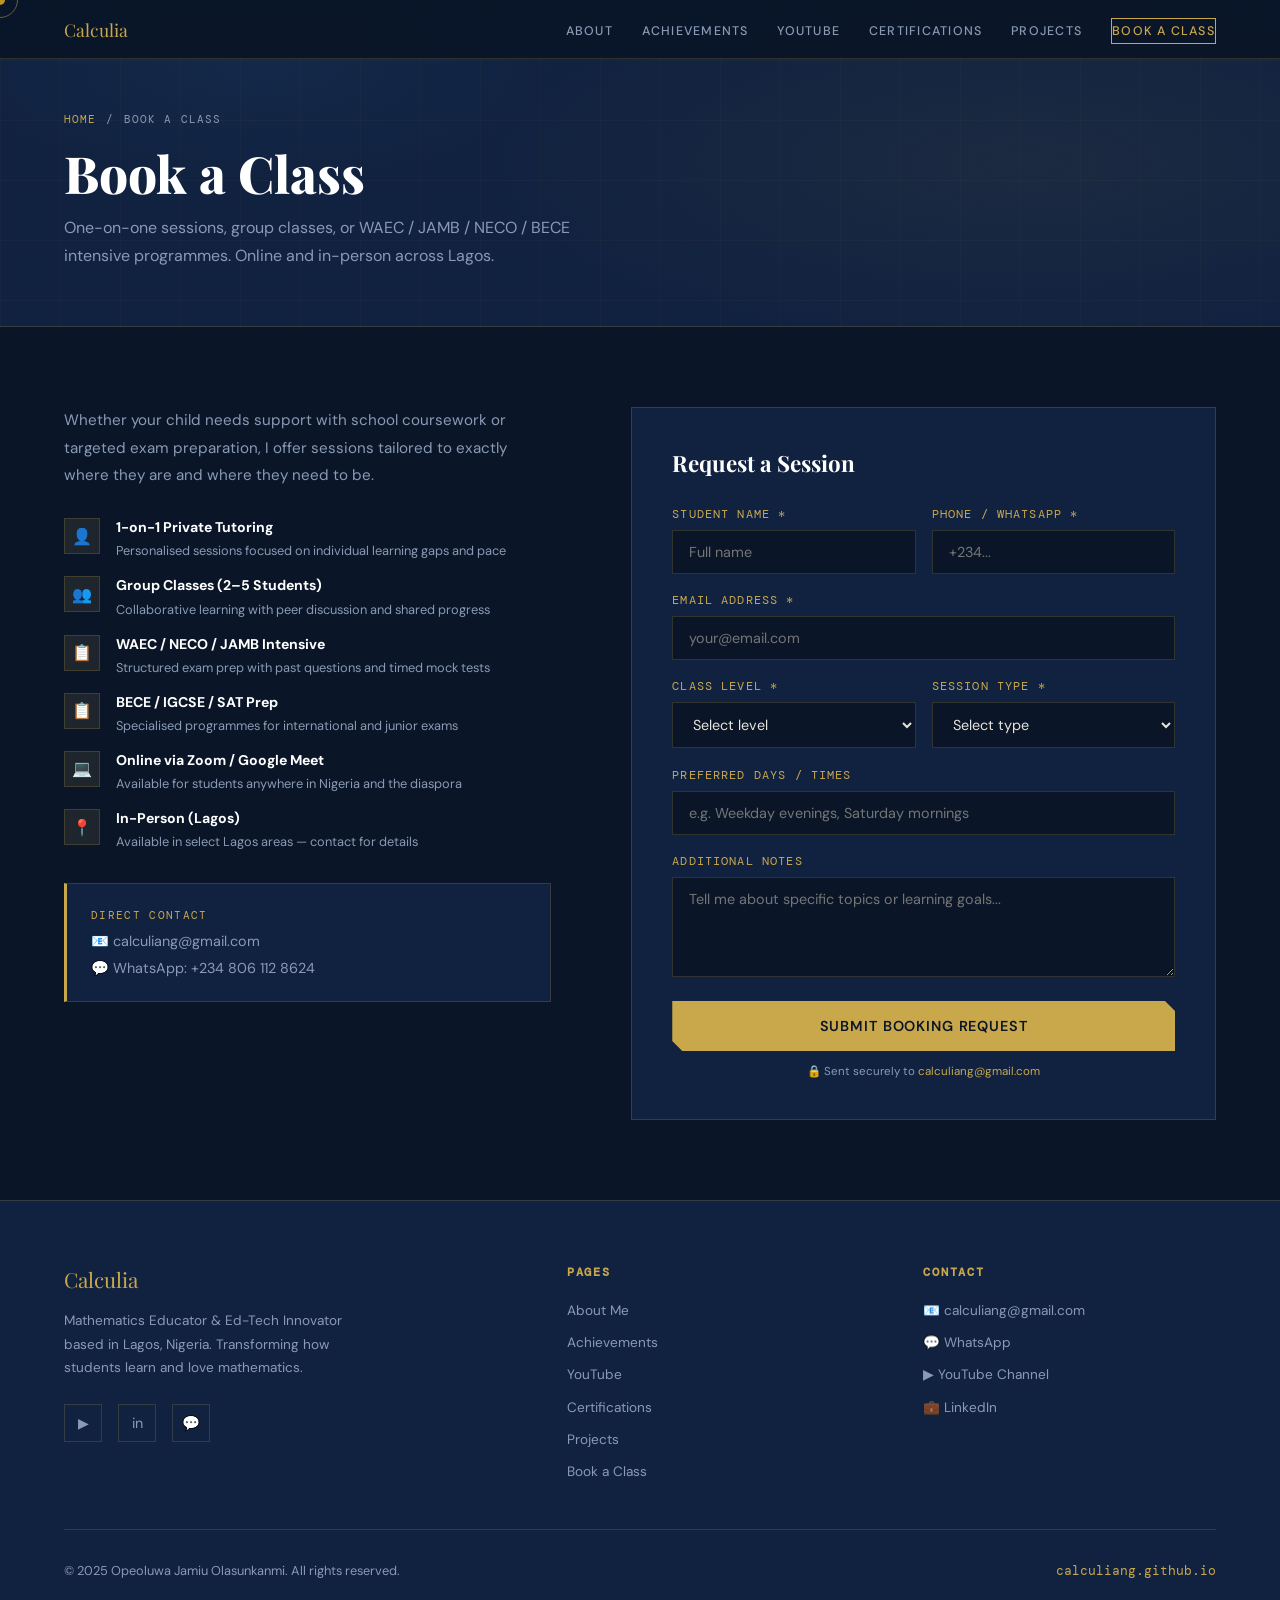
<file: booking.html>
<!DOCTYPE html>
<html lang="en">
<head>
<meta charset="UTF-8">
<meta name="viewport" content="width=device-width, initial-scale=1.0">
<title>Book a Class | Calculia &mdash; Opeoluwa Jamiu</title>
<meta name="description" content="Book a Mathematics tutoring session — WAEC, NECO, JAMB, BECE, IGCSE, SAT. Online & Lagos in-person.">
<meta name="author" content="Opeoluwa Jamiu Olasunkanmi">
<meta property="og:type" content="website">
<meta property="og:url" content="https://calculiang.github.io/booking.html">
<meta property="og:title" content="Book a Class | Calculia">
<meta property="og:description" content="Book a Mathematics tutoring session — WAEC, NECO, JAMB, BECE, IGCSE, SAT. Online & Lagos in-person.">
<meta name="theme-color" content="#0a1628">
<link rel="icon" href="data:image/svg+xml,<svg xmlns='http://www.w3.org/2000/svg' viewBox='0 0 100 100'><rect width='100' height='100' rx='12' fill='%230a1628'/><text y='72' x='50' text-anchor='middle' font-size='60' font-family='serif' fill='%23c9a84c'>&#x2211;</text></svg>">
<link rel="stylesheet" href="style.css">
</head>
<body>
<div class="cursor" id="cursor"></div>
<div class="cursor-ring" id="cursorRing"></div>
<!-- NAV -->
<nav>
  <a href="index.html" class="nav-logo">Calculia</a>
  <ul class="nav-links" id="navLinks">
    <li><a href="about.html">About</a></li>
    <li><a href="achievements.html">Achievements</a></li>
    <li><a href="youtube.html">YouTube</a></li>
    <li><a href="certifications.html">Certifications</a></li>
    <li><a href="projects.html">Projects</a></li>
    <li><a href="booking.html" class='nav-cta active'>Book a Class</a></li>
  </ul>
  <div class="hamburger" onclick="toggleNav()"><span></span><span></span><span></span></div>
</nav>
<div class="page-banner">
  <div class="page-banner-grid"></div>
  <div class="page-banner-inner">
    <div class="breadcrumb"><a href="index.html">Home</a><span>/</span><span>Book a Class</span></div>
    <h1>Book a Class</h1>
    <p>One-on-one sessions, group classes, or WAEC / JAMB / NECO / BECE intensive programmes. Online and in-person across Lagos.</p>
  </div>
</div>

<section style="background:var(--navy);">
  <div class="booking-layout">
    <div class="booking-info reveal">
      <p>Whether your child needs support with school coursework or targeted exam preparation, I offer sessions tailored to exactly where they are and where they need to be.</p>
      <div class="booking-features">
        <div class="bf-item"><div class="bf-icon">&#x1F464;</div><div class="bf-text"><strong>1-on-1 Private Tutoring</strong><span>Personalised sessions focused on individual learning gaps and pace</span></div></div>
        <div class="bf-item"><div class="bf-icon">&#x1F465;</div><div class="bf-text"><strong>Group Classes (2&ndash;5 Students)</strong><span>Collaborative learning with peer discussion and shared progress</span></div></div>
        <div class="bf-item"><div class="bf-icon">&#x1F4CB;</div><div class="bf-text"><strong>WAEC / NECO / JAMB Intensive</strong><span>Structured exam prep with past questions and timed mock tests</span></div></div>
        <div class="bf-item"><div class="bf-icon">&#x1F4CB;</div><div class="bf-text"><strong>BECE / IGCSE / SAT Prep</strong><span>Specialised programmes for international and junior exams</span></div></div>
        <div class="bf-item"><div class="bf-icon">&#x1F4BB;</div><div class="bf-text"><strong>Online via Zoom / Google Meet</strong><span>Available for students anywhere in Nigeria and the diaspora</span></div></div>
        <div class="bf-item"><div class="bf-icon">&#x1F4CD;</div><div class="bf-text"><strong>In-Person (Lagos)</strong><span>Available in select Lagos areas &mdash; contact for details</span></div></div>
      </div>
      <div style="padding:1.5rem;background:var(--navy-mid);border:1px solid var(--border);border-left:3px solid var(--gold);">
        <div style="font-family:'DM Mono',monospace;font-size:.7rem;color:var(--gold);letter-spacing:.12em;text-transform:uppercase;margin-bottom:.6rem;">Direct Contact</div>
        <div style="display:flex;flex-direction:column;gap:.6rem;">
          <a href="mailto:calculiang@gmail.com" style="font-size:.9rem;color:var(--text-muted);display:flex;align-items:center;gap:.6rem;">&#x1F4E7; calculiang@gmail.com</a>
          <a href="https://wa.me/+2348061128624" target="_blank" style="font-size:.9rem;color:var(--text-muted);display:flex;align-items:center;gap:.6rem;">&#x1F4AC; WhatsApp: +234 806 112 8624</a>
        </div>
      </div>
    </div>

    <div class="booking-form-wrap reveal rd1">
      <h3>Request a Session</h3>
      <div id="formSuccess">
        <div style="font-size:1.8rem;margin-bottom:.5rem;">&#x2705;</div>
        <div style="font-family:'Playfair Display',serif;font-size:1.1rem;color:#6fcf6f;font-weight:600;margin-bottom:.3rem;">Booking Request Sent!</div>
        <div style="font-size:.85rem;color:var(--text-muted);">I'll get back to you within 24 hours via email or WhatsApp.</div>
      </div>
      <form id="bookingForm" action="https://formspree.io/f/mreyvnpb" method="POST" onsubmit="handleFormSubmit(event)">
        <input type="hidden" name="_replyto" id="replyToField">
        <input type="hidden" name="_subject" value="New Class Booking — Calculia Portfolio">
        <div class="form-row">
          <div class="form-group"><label>Student Name *</label><input type="text" name="student_name" placeholder="Full name" required></div>
          <div class="form-group"><label>Phone / WhatsApp *</label><input type="tel" name="whatsapp_phone" placeholder="+234..." required></div>
        </div>
        <div class="form-group"><label>Email Address *</label><input type="email" name="email" id="emailField" placeholder="your@email.com" required oninput="document.getElementById('replyToField').value=this.value"></div>
        <div class="form-row">
          <div class="form-group"><label>Class Level *</label>
            <select name="class_level" required>
              <option value="">Select level</option>
              <option>JSS 1</option><option>JSS 2</option><option>JSS 3</option>
              <option>SS 1</option><option>SS 2</option><option>SS 3</option>
              <option>IGCSE</option><option>SAT Prep</option>
            </select>
          </div>
          <div class="form-group"><label>Session Type *</label>
            <select name="session_type" required>
              <option value="">Select type</option>
              <option>1-on-1 Private Tutoring</option>
              <option>Group Class (2-5 Students)</option>
              <option>WAEC Intensive</option>
              <option>NECO Intensive</option>
              <option>JAMB Intensive</option>
              <option>BECE Intensive</option>
              <option>IGCSE Prep</option>
              <option>SAT Prep</option>
            </select>
          </div>
        </div>
        <div class="form-group"><label>Preferred Days / Times</label><input type="text" name="preferred_schedule" placeholder="e.g. Weekday evenings, Saturday mornings"></div>
        <div class="form-group"><label>Additional Notes</label><textarea name="additional_notes" placeholder="Tell me about specific topics or learning goals..."></textarea></div>
        <button type="submit" class="form-submit" id="submitBtn">Submit Booking Request</button>
        <p style="font-size:.72rem;color:var(--text-muted);margin-top:.8rem;text-align:center;">&#x1F512; Sent securely to <span style="color:var(--gold)">calculiang@gmail.com</span></p>
      </form>
    </div>
  </div>
</section>
<script>
async function handleFormSubmit(e) {
  e.preventDefault();
  const btn=document.getElementById('submitBtn');
  const form=document.getElementById('bookingForm');
  const success=document.getElementById('formSuccess');
  const required=form.querySelectorAll('[required]');
  let valid=true;
  required.forEach(f=>{if(!f.value.trim()){f.style.borderColor='#e05555';valid=false;}else{f.style.borderColor='';}});
  if(!valid){btn.textContent='&#x26A0; Please fill in all required fields';btn.style.background='#8b2222';setTimeout(()=>{btn.textContent='Submit Booking Request';btn.style.background='';},3000);return;}
  btn.textContent='Sending...';btn.style.opacity='.7';btn.disabled=true;
  try{
    const res=await fetch(form.action,{method:'POST',body:new FormData(form),headers:{'Accept':'application/json'}});
    if(res.ok){form.style.display='none';success.style.display='block';}
    else throw new Error();
  }catch{btn.textContent='Failed. Please email or WhatsApp directly.';btn.style.background='#8b2222';btn.style.opacity='1';btn.disabled=false;setTimeout(()=>{btn.textContent='Submit Booking Request';btn.style.background='';},5000);}
}
</script>

<!-- FOOTER -->
<footer>
  <div class="footer-grid">
    <div class="footer-brand">
      <a href="index.html" class="logo">Calculia</a>
      <p>Mathematics Educator &amp; Ed-Tech Innovator based in Lagos, Nigeria. Transforming how students learn and love mathematics.</p>
      <div class="social-links">
        <a href="https://www.youtube.com/channel/UCdj-SJ9aTm0fqCdhB6cHcyw" target="_blank" class="social-link" title="YouTube">&#x25B6;</a>
        <a href="https://www.linkedin.com/in/opeoluwajamiu" target="_blank" class="social-link" title="LinkedIn">in</a>
        <a href="https://wa.me/+2348061128624" target="_blank" class="social-link" title="WhatsApp">&#x1F4AC;</a>
      </div>
    </div>
    <div class="footer-col">
      <h4>Pages</h4>
      <ul>
        <li><a href="about.html">About Me</a></li>
        <li><a href="achievements.html">Achievements</a></li>
        <li><a href="youtube.html">YouTube</a></li>
        <li><a href="certifications.html">Certifications</a></li>
        <li><a href="projects.html">Projects</a></li>
        <li><a href="booking.html">Book a Class</a></li>
      </ul>
    </div>
    <div class="footer-col">
      <h4>Contact</h4>
      <ul>
        <li><a href="mailto:calculiang@gmail.com">&#x1F4E7; calculiang@gmail.com</a></li>
        <li><a href="https://wa.me/+2348061128624" target="_blank">&#x1F4AC; WhatsApp</a></li>
        <li><a href="https://www.youtube.com/channel/UCdj-SJ9aTm0fqCdhB6cHcyw" target="_blank">&#x25B6; YouTube Channel</a></li>
        <li><a href="https://www.linkedin.com/in/opeoluwajamiu" target="_blank">&#x1F4BC; LinkedIn</a></li>
      </ul>
    </div>
  </div>
  <div class="footer-bottom">
    <p>&copy; 2025 Opeoluwa Jamiu Olasunkanmi. All rights reserved.</p>
    <span>calculiang.github.io</span>
  </div>
</footer>
<button id="scrollTop" onclick="window.scrollTo({top:0,behavior:'smooth'})" title="Back to top">&#x2191;</button>
<script>
const cur=document.getElementById('cursor'),ring=document.getElementById('cursorRing');
document.addEventListener('mousemove',e=>{
  cur.style.left=e.clientX+'px';cur.style.top=e.clientY+'px';
  setTimeout(()=>{ring.style.left=e.clientX+'px';ring.style.top=e.clientY+'px'},60);
});
document.querySelectorAll('a,button,.ach-card,.cert-card,.proj-card,.home-nav-card,.yt-playlist-card,.pillar').forEach(el=>{
  el.addEventListener('mouseenter',()=>{ring.style.width='52px';ring.style.height='52px';ring.style.opacity='.9'});
  el.addEventListener('mouseleave',()=>{ring.style.width='36px';ring.style.height='36px';ring.style.opacity='.5'});
});
const obs=new IntersectionObserver(entries=>entries.forEach(e=>{if(e.isIntersecting)e.target.classList.add('visible')}),{threshold:.1});
document.querySelectorAll('.reveal').forEach(el=>obs.observe(el));
window.addEventListener('scroll',()=>{
  const b=document.getElementById('scrollTop');
  b.style.opacity=window.scrollY>400?'1':'0';
  b.style.pointerEvents=window.scrollY>400?'auto':'none';
});
function toggleNav(){
  const nl=document.getElementById('navLinks');
  if(nl.style.display==='flex'){nl.style.cssText=''}
  else{nl.style.cssText='display:flex!important;flex-direction:column;position:fixed;top:62px;left:0;right:0;background:rgba(10,22,40,.98);padding:2rem;gap:1.5rem;border-bottom:1px solid rgba(201,168,76,.2);z-index:99;backdrop-filter:blur(12px)';
  nl.querySelectorAll('a').forEach(a=>{a.style.fontSize='1rem';a.addEventListener('click',()=>{nl.style.cssText=''})});}
}
</script>
</body>
</html>
</file>
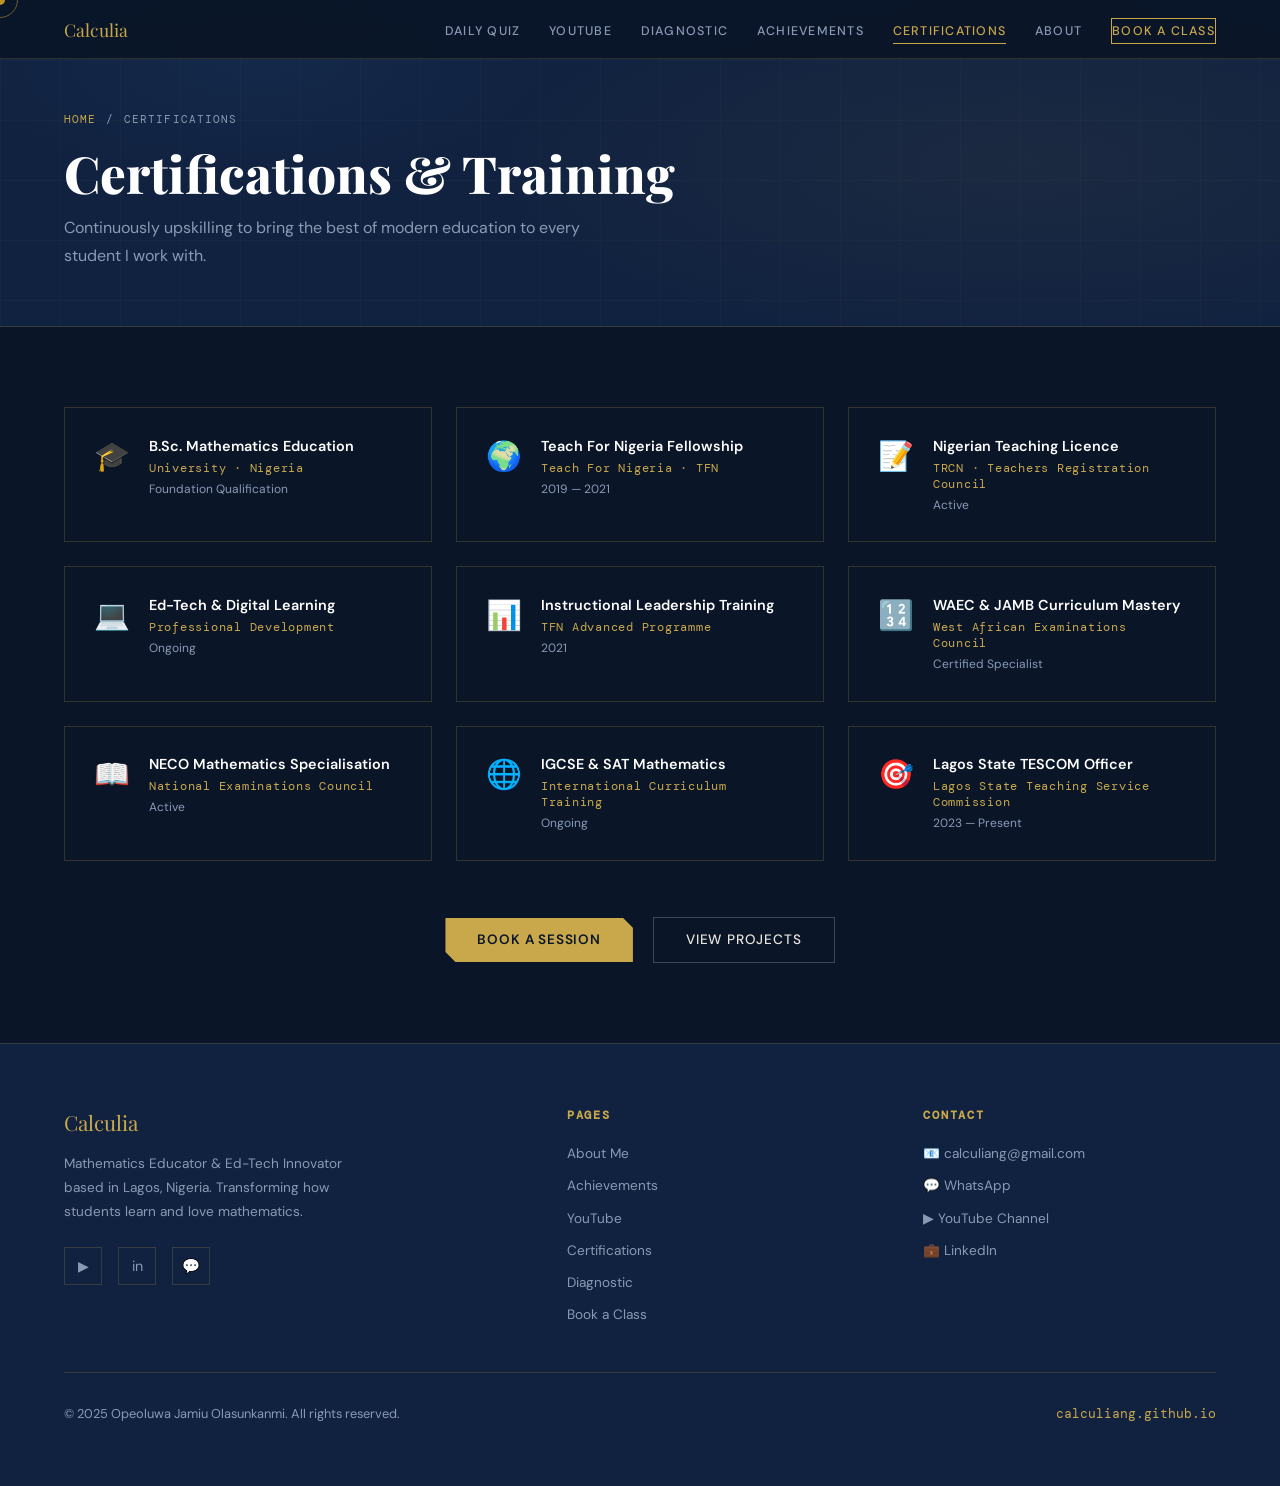
<file: certifications.html>
<!DOCTYPE html>
<html lang="en">
<head>
<meta charset="UTF-8">
<meta name="viewport" content="width=device-width, initial-scale=1.0">
<title>Certifications | Calculia &mdash; Opeoluwa Jamiu</title>
<meta name="description" content="TRCN Licensed, Teach For Nigeria Fellow, B.Sc Mathematics Education — credentials of Opeoluwa Jamiu.">
<meta name="author" content="Opeoluwa Jamiu Olasunkanmi">
<meta property="og:type" content="website">
<meta property="og:url" content="https://calculiang.github.io/certifications.html">
<meta property="og:title" content="Certifications | Calculia">
<meta property="og:description" content="TRCN Licensed, Teach For Nigeria Fellow, B.Sc Mathematics Education — credentials of Opeoluwa Jamiu.">
<meta name="theme-color" content="#0a1628">
<link rel="icon" href="data:image/svg+xml,<svg xmlns='http://www.w3.org/2000/svg' viewBox='0 0 100 100'><rect width='100' height='100' rx='12' fill='%230a1628'/><text y='72' x='50' text-anchor='middle' font-size='60' font-family='serif' fill='%23c9a84c'>&#x2211;</text></svg>">
<link rel="stylesheet" href="style.css">
</head>
<body>
<div class="cursor" id="cursor"></div>
<div class="cursor-ring" id="cursorRing"></div>
<!-- NAV -->
<nav>
  <a href="index.html" class="nav-logo">Calculia</a>
  <ul class="nav-links" id="navLinks">
    <li><a href="daily-quiz.html">Daily Quiz</a></li>
    <li><a href="youtube.html">YouTube</a></li>
    <li><a href="diagnostic.html">Diagnostic</a></li>
    <li><a href="achievements.html">Achievements</a></li> 
    <li><a href="certifications.html" class='active'>Certifications</a></li>
    <li><a href="about.html">About</a></li>
    <li><a href="booking.html" class='nav-cta'>Book a Class</a></li>
  </ul>
  <div class="hamburger" onclick="toggleNav()"><span></span><span></span><span></span></div>
</nav>
<div class="page-banner">
  <div class="page-banner-grid"></div>
  <div class="page-banner-inner">
    <div class="breadcrumb"><a href="index.html">Home</a><span>/</span><span>Certifications</span></div>
    <h1>Certifications &amp; Training</h1>
    <p>Continuously upskilling to bring the best of modern education to every student I work with.</p>
  </div>
</div>

<section style="background:var(--navy);">
  <div class="cert-grid">
    <div class="cert-card reveal"><div class="cert-icon">&#x1F393;</div><div><div class="cert-name">B.Sc. Mathematics Education</div><div class="cert-issuer">University &middot; Nigeria</div><div class="cert-year">Foundation Qualification</div></div></div>
    <div class="cert-card reveal rd1"><div class="cert-icon">&#x1F30D;</div><div><div class="cert-name">Teach For Nigeria Fellowship</div><div class="cert-issuer">Teach For Nigeria &middot; TFN</div><div class="cert-year">2019 &mdash; 2021</div></div></div>
    <div class="cert-card reveal rd2"><div class="cert-icon">&#x1F4DD;</div><div><div class="cert-name">Nigerian Teaching Licence</div><div class="cert-issuer">TRCN &middot; Teachers Registration Council</div><div class="cert-year">Active</div></div></div>
    <div class="cert-card reveal"><div class="cert-icon">&#x1F4BB;</div><div><div class="cert-name">Ed-Tech &amp; Digital Learning</div><div class="cert-issuer">Professional Development</div><div class="cert-year">Ongoing</div></div></div>
    <div class="cert-card reveal rd1"><div class="cert-icon">&#x1F4CA;</div><div><div class="cert-name">Instructional Leadership Training</div><div class="cert-issuer">TFN Advanced Programme</div><div class="cert-year">2021</div></div></div>
    <div class="cert-card reveal rd2"><div class="cert-icon">&#x1F522;</div><div><div class="cert-name">WAEC &amp; JAMB Curriculum Mastery</div><div class="cert-issuer">West African Examinations Council</div><div class="cert-year">Certified Specialist</div></div></div>
    <div class="cert-card reveal"><div class="cert-icon">&#x1F4D6;</div><div><div class="cert-name">NECO Mathematics Specialisation</div><div class="cert-issuer">National Examinations Council</div><div class="cert-year">Active</div></div></div>
    <div class="cert-card reveal rd1"><div class="cert-icon">&#x1F310;</div><div><div class="cert-name">IGCSE &amp; SAT Mathematics</div><div class="cert-issuer">International Curriculum Training</div><div class="cert-year">Ongoing</div></div></div>
    <div class="cert-card reveal rd2"><div class="cert-icon">&#x1F3AF;</div><div><div class="cert-name">Lagos State TESCOM Officer</div><div class="cert-issuer">Lagos State Teaching Service Commission</div><div class="cert-year">2023 &mdash; Present</div></div></div>
  </div>
  <div style="text-align:center;margin-top:3.5rem;" class="reveal">
    <a href="booking.html" class="btn-gold">Book a Session</a>
    <a href="projects.html" class="btn-outline" style="margin-left:1rem;">View Projects</a>
  </div>
</section>

<!-- FOOTER -->
<footer>
  <div class="footer-grid">
    <div class="footer-brand">
      <a href="index.html" class="logo">Calculia</a>
      <p>Mathematics Educator &amp; Ed-Tech Innovator based in Lagos, Nigeria. Transforming how students learn and love mathematics.</p>
      <div class="social-links">
        <a href="https://www.youtube.com/channel/UCdj-SJ9aTm0fqCdhB6cHcyw" target="_blank" class="social-link" title="YouTube">&#x25B6;</a>
        <a href="https://www.linkedin.com/in/opeoluwajamiu" target="_blank" class="social-link" title="LinkedIn">in</a>
        <a href="https://wa.me/+2348061128624" target="_blank" class="social-link" title="WhatsApp">&#x1F4AC;</a>
      </div>
    </div>
    <div class="footer-col">
      <h4>Pages</h4>
      <ul>
        <li><a href="about.html">About Me</a></li>
        <li><a href="achievements.html">Achievements</a></li>
        <li><a href="youtube.html">YouTube</a></li>
        <li><a href="certifications.html">Certifications</a></li>
        <li><a href="diagnostic.html">Diagnostic</a></li>
        <li><a href="booking.html">Book a Class</a></li>
      </ul>
    </div>
    <div class="footer-col">
      <h4>Contact</h4>
      <ul>
        <li><a href="mailto:calculiang@gmail.com">&#x1F4E7; calculiang@gmail.com</a></li>
        <li><a href="https://wa.me/+2348061128624" target="_blank">&#x1F4AC; WhatsApp</a></li>
        <li><a href="https://www.youtube.com/channel/UCdj-SJ9aTm0fqCdhB6cHcyw" target="_blank">&#x25B6; YouTube Channel</a></li>
        <li><a href="https://www.linkedin.com/in/opeoluwajamiu" target="_blank">&#x1F4BC; LinkedIn</a></li>
      </ul>
    </div>
  </div>
  <div class="footer-bottom">
    <p>&copy; 2025 Opeoluwa Jamiu Olasunkanmi. All rights reserved.</p>
    <span>calculiang.github.io</span>
  </div>
</footer>
<button id="scrollTop" onclick="window.scrollTo({top:0,behavior:'smooth'})" title="Back to top">&#x2191;</button>
<script>
const cur=document.getElementById('cursor'),ring=document.getElementById('cursorRing');
document.addEventListener('mousemove',e=>{
  cur.style.left=e.clientX+'px';cur.style.top=e.clientY+'px';
  setTimeout(()=>{ring.style.left=e.clientX+'px';ring.style.top=e.clientY+'px'},60);
});
document.querySelectorAll('a,button,.ach-card,.cert-card,.proj-card,.home-nav-card,.yt-playlist-card,.pillar').forEach(el=>{
  el.addEventListener('mouseenter',()=>{ring.style.width='52px';ring.style.height='52px';ring.style.opacity='.9'});
  el.addEventListener('mouseleave',()=>{ring.style.width='36px';ring.style.height='36px';ring.style.opacity='.5'});
});
const obs=new IntersectionObserver(entries=>entries.forEach(e=>{if(e.isIntersecting)e.target.classList.add('visible')}),{threshold:.1});
document.querySelectorAll('.reveal').forEach(el=>obs.observe(el));
window.addEventListener('scroll',()=>{
  const b=document.getElementById('scrollTop');
  b.style.opacity=window.scrollY>400?'1':'0';
  b.style.pointerEvents=window.scrollY>400?'auto':'none';
});
function toggleNav(){
  const nl=document.getElementById('navLinks');
  if(nl.style.display==='flex'){nl.style.cssText=''}
  else{nl.style.cssText='display:flex!important;flex-direction:column;position:fixed;top:62px;left:0;right:0;background:rgba(10,22,40,.98);padding:2rem;gap:1.5rem;border-bottom:1px solid rgba(201,168,76,.2);z-index:99;backdrop-filter:blur(12px)';
  nl.querySelectorAll('a').forEach(a=>{a.style.fontSize='1rem';a.addEventListener('click',()=>{nl.style.cssText=''})});}
}
</script>
</body>
</html>
</file>
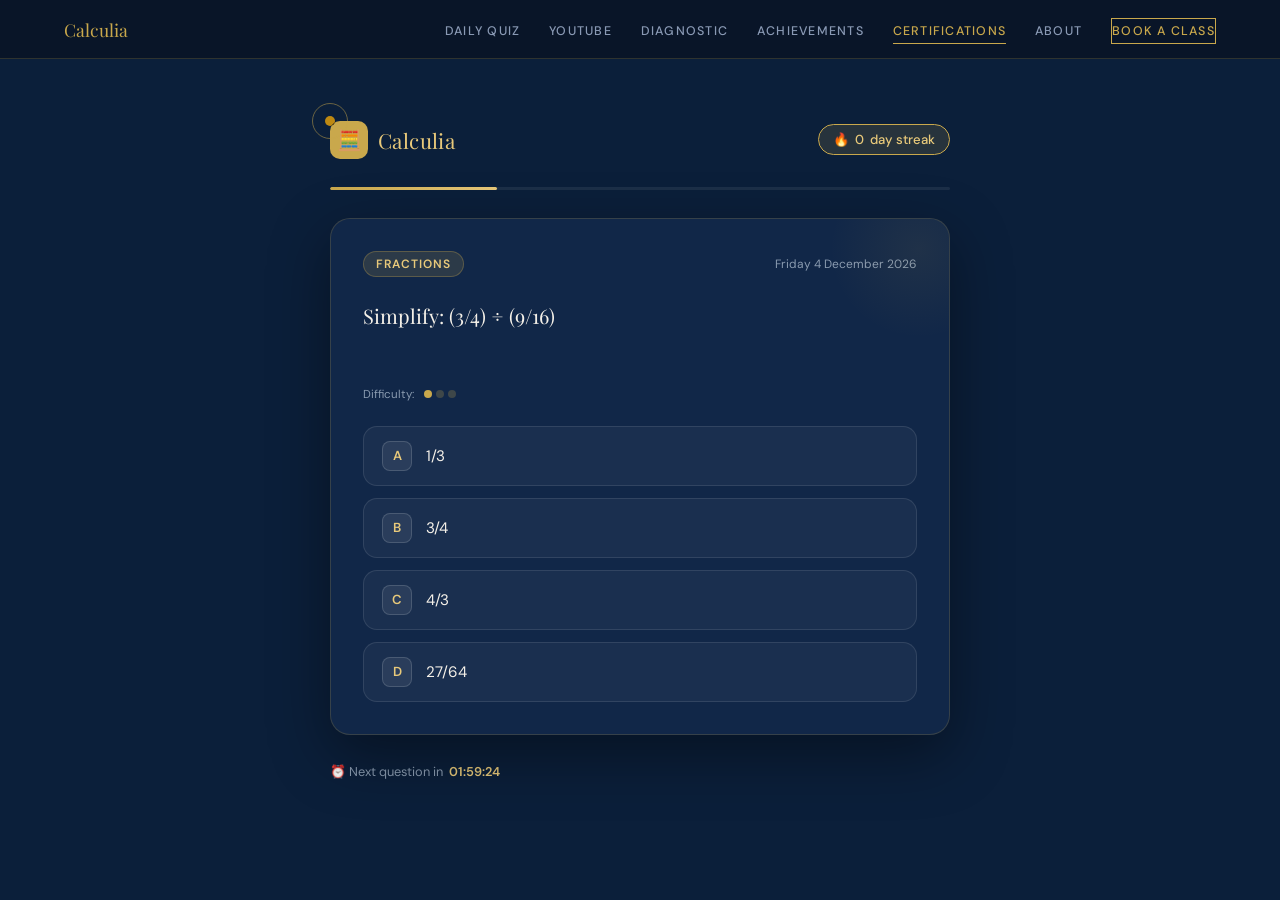
<file: daily-quiz.html>
<!DOCTYPE html>
<html lang="en">
<head>
<meta charset="UTF-8" />
<meta name="viewport" content="width=device-width, initial-scale=1.0" />
<title>Calculia Daily Quiz</title>
<link href="https://fonts.googleapis.com/css2?family=Playfair+Display:wght@500;700&family=DM+Sans:wght@300;400;500;600&display=swap" rel="stylesheet" />
<link rel="icon" href="data:image/svg+xml,<svg xmlns='http://www.w3.org/2000/svg' viewBox='0 0 100 100'><rect width='100' height='100' rx='12' fill='%230a1628'/><text y='72' x='50' text-anchor='middle' font-size='60' font-family='serif' fill='%23c9a84c'>&#x2211;</text></svg>">
<link rel="stylesheet" href="style.css" />
  <style>
  :root {
    --navy: #0B1F3A;
    --navy-mid: #112748;
    --navy-light: #1A3A5C;
    --gold: #C9A84C;
    --gold-light: #E8C97A;
    --gold-dim: rgba(201,168,76,0.15);
    --white: #F4F0E8;
    --grey: #8A9BB0;
    --correct: #2ECC71;
    --wrong: #E74C3C;
    --radius: 14px;
  }

  * { box-sizing: border-box; margin: 0; padding: 0; }

  body {
    font-family: 'DM Sans', sans-serif;
    background: var(--navy);
    color: var(--white);
    min-height: 100vh;
    display: flex;
    align-items: center;
    justify-content: center;
    padding: 20px;
  }

  .quiz-wrapper {
    width: 100%;
    max-width: 620px;
  }

  /* ── Header ── */
  .quiz-header {
    display: flex;
    align-items: center;
    justify-content: space-between;
    margin-bottom: 28px;
  }
  .brand {
    display: flex;
    align-items: center;
    gap: 10px;
  }
  .brand-icon {
    width: 38px; height: 38px;
    background: var(--gold);
    border-radius: 10px;
    display: flex; align-items: center; justify-content: center;
    font-size: 20px;
  }
  .brand-name {
    font-family: 'Playfair Display', serif;
    font-size: 1.3rem;
    color: var(--gold-light);
    letter-spacing: 0.02em;
  }
  .streak-badge {
    display: flex; align-items: center; gap: 6px;
    background: var(--gold-dim);
    border: 1px solid var(--gold);
    border-radius: 50px;
    padding: 6px 14px;
    font-size: 0.82rem;
    font-weight: 500;
    color: var(--gold-light);
  }

  /* ── Card ── */
  .quiz-card {
    background: var(--navy-mid);
    border: 1px solid rgba(201,168,76,0.2);
    border-radius: 20px;
    padding: 32px;
    position: relative;
    overflow: hidden;
    box-shadow: 0 20px 60px rgba(0,0,0,0.4);
  }
  .quiz-card::before {
    content: '';
    position: absolute;
    top: -60px; right: -60px;
    width: 180px; height: 180px;
    background: radial-gradient(circle, rgba(201,168,76,0.08) 0%, transparent 70%);
    pointer-events: none;
  }

  /* ── Meta bar ── */
  .meta-bar {
    display: flex;
    align-items: center;
    justify-content: space-between;
    margin-bottom: 22px;
  }
  .topic-pill {
    background: var(--gold-dim);
    border: 1px solid rgba(201,168,76,0.3);
    color: var(--gold-light);
    font-size: 0.75rem;
    font-weight: 600;
    text-transform: uppercase;
    letter-spacing: 0.08em;
    padding: 4px 12px;
    border-radius: 50px;
  }
  .day-label {
    font-size: 0.75rem;
    color: var(--grey);
    font-weight: 400;
  }

  /* ── Question ── */
  .question-text {
    font-family: 'Playfair Display', serif;
    font-size: 1.25rem;
    line-height: 1.65;
    color: var(--white);
    margin-bottom: 28px;
    min-height: 60px;
  }

  /* ── Difficulty dots ── */
  .difficulty {
    display: flex; gap: 4px; margin-bottom: 24px; align-items: center;
  }
  .difficulty span { font-size: 0.72rem; color: var(--grey); margin-right: 6px; }
  .dot {
    width: 8px; height: 8px; border-radius: 50%;
    background: rgba(201,168,76,0.25);
  }
  .dot.filled { background: var(--gold); }

  /* ── Options ── */
  .options { display: flex; flex-direction: column; gap: 12px; }

  .option-btn {
    display: flex; align-items: center; gap: 14px;
    background: rgba(255,255,255,0.04);
    border: 1.5px solid rgba(255,255,255,0.1);
    border-radius: var(--radius);
    padding: 14px 18px;
    cursor: pointer;
    transition: all 0.2s ease;
    text-align: left;
    width: 100%;
    color: var(--white);
    font-family: 'DM Sans', sans-serif;
    font-size: 0.95rem;
    font-weight: 400;
  }
  .option-btn:hover:not(:disabled) {
    background: var(--gold-dim);
    border-color: var(--gold);
    transform: translateX(4px);
  }
  .option-label {
    width: 30px; height: 30px; min-width: 30px;
    border-radius: 8px;
    background: rgba(255,255,255,0.07);
    border: 1px solid rgba(255,255,255,0.15);
    display: flex; align-items: center; justify-content: center;
    font-weight: 600; font-size: 0.82rem;
    color: var(--gold-light);
    transition: all 0.2s;
  }

  /* States */
  .option-btn.correct {
    background: rgba(46,204,113,0.12);
    border-color: var(--correct);
    animation: pulse-correct 0.4s ease;
  }
  .option-btn.correct .option-label {
    background: var(--correct);
    border-color: var(--correct);
    color: #fff;
  }
  .option-btn.wrong {
    background: rgba(231,76,60,0.12);
    border-color: var(--wrong);
  }
  .option-btn.wrong .option-label {
    background: var(--wrong);
    border-color: var(--wrong);
    color: #fff;
  }
  .option-btn:disabled { cursor: default; transform: none; }

  @keyframes pulse-correct {
    0% { transform: scale(1); }
    50% { transform: scale(1.02); }
    100% { transform: scale(1); }
  }

  /* ── Explanation ── */
  .explanation {
    margin-top: 20px;
    background: rgba(201,168,76,0.08);
    border-left: 3px solid var(--gold);
    border-radius: 0 10px 10px 0;
    padding: 14px 16px;
    font-size: 0.9rem;
    line-height: 1.6;
    color: #C8D8E8;
    display: none;
    animation: fadeIn 0.4s ease;
  }
  .explanation.visible { display: block; }
  .explanation strong { color: var(--gold-light); }

  @keyframes fadeIn {
    from { opacity: 0; transform: translateY(6px); }
    to   { opacity: 1; transform: translateY(0); }
  }

  /* ── Result badge ── */
  .result-badge {
    display: none;
    align-items: center; gap: 10px;
    margin-top: 20px;
    font-weight: 600; font-size: 0.95rem;
    animation: fadeIn 0.4s ease;
  }
  .result-badge.visible { display: flex; }
  .result-badge.right { color: var(--correct); }
  .result-badge.wrong { color: var(--wrong); }
  .result-icon { font-size: 1.3rem; }

  /* ── Footer ── */
  .quiz-footer {
    display: flex;
    align-items: center;
    justify-content: space-between;
    margin-top: 28px;
    flex-wrap: wrap;
    gap: 12px;
  }

  .countdown {
    font-size: 0.8rem;
    color: var(--grey);
    display: flex; align-items: center; gap: 6px;
  }
  .countdown-time { color: var(--gold-light); font-weight: 600; }

  .share-btn {
    background: transparent;
    border: 1.5px solid var(--gold);
    color: var(--gold-light);
    font-family: 'DM Sans', sans-serif;
    font-size: 0.82rem;
    font-weight: 600;
    padding: 8px 18px;
    border-radius: 50px;
    cursor: pointer;
    transition: all 0.2s;
    display: none;
  }
  .share-btn:hover { background: var(--gold); color: var(--navy); }
  .share-btn.visible { display: block; }

  /* ── Progress bar ── */
  .progress-track {
    height: 3px;
    background: rgba(255,255,255,0.07);
    border-radius: 3px;
    margin-bottom: 28px;
    overflow: hidden;
  }
  .progress-fill {
    height: 100%;
    background: linear-gradient(90deg, var(--gold), var(--gold-light));
    border-radius: 3px;
    transition: width 1s linear;
  }

  /* ── Already answered today ── */
  .already-done {
    text-align: center;
    padding: 20px 0;
    display: none;
  }
  .already-done .big-icon { font-size: 3rem; margin-bottom: 12px; }
  .already-done h3 {
    font-family: 'Playfair Display', serif;
    font-size: 1.2rem;
    color: var(--gold-light);
    margin-bottom: 8px;
  }
  .already-done p { color: var(--grey); font-size: 0.88rem; line-height: 1.6; }

  /* Responsive */
  @media (max-width: 480px) {
    .quiz-card { padding: 22px 18px; }
    .question-text { font-size: 1.1rem; }
    .quiz-header { margin-bottom: 20px; }
  }
</style>
</head>
<body>

<div class="quiz-wrapper">

  <!-- Header -->
<div class="cursor" id="cursor"></div>
<div class="cursor-ring" id="cursorRing"></div>
<!-- NAV -->
<nav>
  <a href="index.html" class="nav-logo">Calculia</a>
  <ul class="nav-links" id="navLinks">
    <li><a href="daily-quiz.html">Daily Quiz</a></li>
    <li><a href="youtube.html">YouTube</a></li>
    <li><a href="diagnostic.html">Diagnostic</a></li>
    <li><a href="achievements.html">Achievements</a></li> 
    <li><a href="certifications.html" class='active'>Certifications</a></li>
    <li><a href="about.html">About</a></li>
    <li><a href="booking.html" class='nav-cta'>Book a Class</a></li>
  </ul>
  <div class="hamburger" onclick="toggleNav()"><span></span><span></span><span></span></div>
</nav>
  <div class="quiz-header">
    <div class="brand">
      <div class="brand-icon">🧮</div>
      <a href="index.html"><span class="brand-name">Calculia</span></a>
    </div>
    <div class="streak-badge">
      🔥 <span id="streakCount">0</span> day streak
    </div>
  </div>

  <!-- Progress -->
  <div class="progress-track">
    <div class="progress-fill" id="progressFill" style="width:0%"></div>
  </div>

  <!-- Card -->
  <div class="quiz-card">

    <div class="meta-bar">
      <div class="topic-pill" id="topicPill">Loading…</div>
      <div class="day-label" id="dayLabel"></div>
    </div>

    <!-- Question view -->
    <div id="questionView">
      <div class="question-text" id="questionText"></div>

      <div class="difficulty" id="difficultyRow">
        <span>Difficulty:</span>
        <div class="dot" id="d1"></div>
        <div class="dot" id="d2"></div>
        <div class="dot" id="d3"></div>
      </div>

      <div class="options" id="optionsList"></div>

      <div class="result-badge" id="resultBadge">
        <span class="result-icon" id="resultIcon"></span>
        <span id="resultText"></span>
      </div>

      <div class="explanation" id="explanation"></div>
    </div>

    <!-- Already answered view -->
    <div class="already-done" id="alreadyDone">
      <div class="big-icon">✅</div>
      <h3>You've answered today's question!</h3>
      <p id="alreadyMsg"></p>
    </div>

  </div>

  <!-- Footer -->
  <div class="quiz-footer">
    <div class="countdown">
      ⏰ Next question in <span class="countdown-time" id="countdownTimer">--:--:--</span>
    </div>
    <button class="share-btn" id="shareBtn" onclick="shareResult()">
      Share Result 🔗
    </button>
  </div>

</div>

<script>
// ═══════════════════════════════════════════
//  QUESTION BANK  — Add as many as you like!
//  Topics: algebra | geometry | arithmetic | statistics | trigonometry | numbers
//  Difficulty: 1 = Easy, 2 = Medium, 3 = Hard
// ═══════════════════════════════════════════
const QUESTIONS = [
  {
    topic: "Algebra",
    difficulty: 1,
    question: "If 2x + 5 = 13, what is the value of x?",
    options: ["3", "4", "5", "6"],
    answer: 1,
    explanation: "Subtract 5 from both sides: 2x = 8. Divide by 2: x = <strong>4</strong>."
  },
  {
    topic: "Percentages",
    difficulty: 1,
    question: "What is 15% of 200?",
    options: ["25", "30", "35", "40"],
    answer: 1,
    explanation: "15% × 200 = (15 ÷ 100) × 200 = <strong>30</strong>."
  },
  {
    topic: "Geometry",
    difficulty: 2,
    question: "A triangle has angles in the ratio 2:3:4. What is the size of the largest angle?",
    options: ["60°", "70°", "80°", "90°"],
    answer: 2,
    explanation: "Angles sum to 180°. Parts = 2+3+4 = 9. Largest = (4/9) × 180° = <strong>80°</strong>."
  },
  {
    topic: "Number Theory",
    difficulty: 1,
    question: "What is the HCF (Highest Common Factor) of 24 and 36?",
    options: ["6", "8", "12", "18"],
    answer: 2,
    explanation: "Factors of 24: 1,2,3,4,6,8,12,24. Factors of 36: 1,2,3,4,6,9,12,18,36. HCF = <strong>12</strong>."
  },
  {
    topic: "Algebra",
    difficulty: 2,
    question: "Solve: 3(x − 2) = 2(x + 1). What is x?",
    options: ["6", "7", "8", "9"],
    answer: 2,
    explanation: "3x − 6 = 2x + 2 → 3x − 2x = 2 + 6 → x = <strong>8</strong>."
  },
  {
    topic: "Statistics",
    difficulty: 1,
    question: "The ages of five students are: 12, 14, 11, 15, 13. What is the mean age?",
    options: ["12", "13", "14", "15"],
    answer: 1,
    explanation: "Sum = 12+14+11+15+13 = 65. Mean = 65 ÷ 5 = <strong>13</strong>."
  },
  {
    topic: "Trigonometry",
    difficulty: 2,
    question: "In a right-angled triangle, if sin θ = 3/5, what is cos θ?",
    options: ["3/4", "4/5", "5/4", "4/3"],
    answer: 1,
    explanation: "By Pythagoras: adjacent = √(5² − 3²) = √16 = 4. cos θ = 4/5 = <strong>4/5</strong>."
  },
  {
    topic: "Geometry",
    difficulty: 1,
    question: "What is the area of a circle with radius 7 cm? (Take π = 22/7)",
    options: ["44 cm²", "154 cm²", "49 cm²", "22 cm²"],
    answer: 1,
    explanation: "Area = πr² = (22/7) × 7² = (22/7) × 49 = 22 × 7 = <strong>154 cm²</strong>."
  },
  {
    topic: "Fractions",
    difficulty: 1,
    question: "Simplify: (3/4) ÷ (9/16)",
    options: ["1/3", "3/4", "4/3", "27/64"],
    answer: 2,
    explanation: "Dividing fractions: flip the second and multiply. (3/4) × (16/9) = 48/36 = <strong>4/3</strong>."
  },
  {
    topic: "Algebra",
    difficulty: 3,
    question: "If x² − 5x + 6 = 0, what are the values of x?",
    options: ["x = 1 or x = 6", "x = 2 or x = 3", "x = −2 or x = −3", "x = 3 or x = 6"],
    answer: 1,
    explanation: "Factorising: (x − 2)(x − 3) = 0. So x = <strong>2</strong> or x = <strong>3</strong>."
  },
  {
    topic: "Number Theory",
    difficulty: 2,
    question: "What is 3⁴ × 3² expressed as a single power of 3?",
    options: ["3⁶", "3⁸", "3⁵", "9⁶"],
    answer: 0,
    explanation: "When multiplying same bases, add exponents: 3⁴ × 3² = 3^(4+2) = <strong>3⁶</strong>."
  },
  {
    topic: "Geometry",
    difficulty: 2,
    question: "A rectangular field is 40 m long and 25 m wide. What is its perimeter?",
    options: ["100 m", "120 m", "130 m", "65 m"],
    answer: 2,
    explanation: "Perimeter = 2(l + w) = 2(40 + 25) = 2 × 65 = <strong>130 m</strong>."
  },
  {
    topic: "Statistics",
    difficulty: 2,
    question: "The scores 8, 5, 9, 3, 5, 7, 5, 6 are arranged. What is the mode?",
    options: ["3", "5", "6", "9"],
    answer: 1,
    explanation: "The mode is the most frequent value. <strong>5</strong> appears 3 times — more than any other."
  },
  {
    topic: "Percentage",
    difficulty: 2,
    question: "A shirt costs ₦4,000. It is sold for ₦5,200. What is the percentage profit?",
    options: ["25%", "28%", "30%", "32%"],
    answer: 2,
    explanation: "Profit = 5200 − 4000 = 1200. % Profit = (1200 / 4000) × 100 = <strong>30%</strong>."
  },
  {
    topic: "Trigonometry",
    difficulty: 3,
    question: "What is the value of tan 45°?",
    options: ["0", "√2/2", "1", "√3"],
    answer: 2,
    explanation: "tan 45° = sin 45° / cos 45° = (√2/2)/(√2/2) = <strong>1</strong>. This is a standard angle to memorise."
  },
  {
    topic: "Algebra",
    difficulty: 2,
    question: "If y = 3x − 7 and y = 5, what is x?",
    options: ["2", "3", "4", "5"],
    answer: 2,
    explanation: "Substitute y = 5: 5 = 3x − 7 → 3x = 12 → x = <strong>4</strong>."
  },
  {
    topic: "Number Theory",
    difficulty: 1,
    question: "Which of the following is a prime number?",
    options: ["21", "27", "29", "33"],
    answer: 2,
    explanation: "<strong>29</strong> has no factors other than 1 and itself. 21 = 3×7, 27 = 3³, 33 = 3×11."
  },
  {
    topic: "Geometry",
    difficulty: 3,
    question: "A sector has radius 10 cm and angle 72°. What is its arc length? (π ≈ 3.142)",
    options: ["6.28 cm", "8.38 cm", "12.57 cm", "25.14 cm"],
    answer: 2,
    explanation: "Arc length = (θ/360) × 2πr = (72/360) × 2 × 3.142 × 10 = 0.2 × 62.84 ≈ <strong>12.57 cm</strong>."
  },
  {
    topic: "Fractions",
    difficulty: 1,
    question: "What is 2½ + 1¾ ?",
    options: ["3¼", "4", "4¼", "3¾"],
    answer: 2,
    explanation: "Convert: 5/2 + 7/4 = 10/4 + 7/4 = 17/4 = <strong>4¼</strong>."
  },
  {
    topic: "Algebra",
    difficulty: 3,
    question: "Solve simultaneously: x + y = 7 and 2x − y = 5. What is x?",
    options: ["2", "3", "4", "5"],
    answer: 2,
    explanation: "Add the equations: 3x = 12 → x = <strong>4</strong>. Then y = 7 − 4 = 3."
  },
  {
    topic: "Statistics",
    difficulty: 2,
    question: "A bag has 3 red, 2 blue and 5 green balls. What is the probability of picking a green ball?",
    options: ["1/5", "1/3", "1/2", "3/5"],
    answer: 2,
    explanation: "Total balls = 10. Green = 5. P(green) = 5/10 = <strong>1/2</strong>."
  },
  {
    topic: "Number Theory",
    difficulty: 2,
    question: "Express 0.000345 in standard form.",
    options: ["3.45 × 10⁻⁴", "3.45 × 10⁻³", "34.5 × 10⁻⁵", "0.345 × 10⁻³"],
    answer: 0,
    explanation: "Move decimal 4 places right: 0.000345 = <strong>3.45 × 10⁻⁴</strong>."
  },
  {
    topic: "Geometry",
    difficulty: 2,
    question: "Two similar triangles have sides 6 cm and 9 cm. If the area of the smaller is 24 cm², what is the area of the larger?",
    options: ["36 cm²", "48 cm²", "54 cm²", "72 cm²"],
    answer: 2,
    explanation: "Ratio of sides = 6:9 = 2:3. Ratio of areas = 4:9. Larger area = (9/4) × 24 = <strong>54 cm²</strong>."
  },
  {
    topic: "Arithmetic",
    difficulty: 1,
    question: "Evaluate: 5 + 3 × 4 − 2",
    options: ["30", "15", "25", "11"],
    answer: 1,
    explanation: "BODMAS: Multiplication first → 5 + 12 − 2 = <strong>15</strong>."
  },
  {
    topic: "Algebra",
    difficulty: 2,
    question: "Expand: (x + 3)(x − 2)",
    options: ["x² − x − 6", "x² + x − 6", "x² − x + 6", "x² + 5x − 6"],
    answer: 1,
    explanation: "FOIL: x² − 2x + 3x − 6 = <strong>x² + x − 6</strong>."
  },
  {
    topic: "Trigonometry",
    difficulty: 2,
    question: "From a point 30 m from the base of a tower, the angle of elevation of the top is 60°. How tall is the tower? (tan 60° = √3 ≈ 1.732)",
    options: ["17.3 m", "30 m", "51.96 m", "60 m"],
    answer: 2,
    explanation: "Height = distance × tan 60° = 30 × √3 = 30 × 1.732 ≈ <strong>51.96 m</strong>."
  },
  {
    topic: "Percentage",
    difficulty: 1,
    question: "A student scored 54 out of 90. What percentage did she score?",
    options: ["54%", "60%", "65%", "72%"],
    answer: 1,
    explanation: "(54 ÷ 90) × 100 = <strong>60%</strong>."
  },
  {
    topic: "Number Theory",
    difficulty: 1,
    question: "What is the LCM of 4, 6, and 10?",
    options: ["20", "30", "60", "120"],
    answer: 2,
    explanation: "Prime factors: 4=2², 6=2×3, 10=2×5. LCM = 2² × 3 × 5 = <strong>60</strong>."
  },
  {
    topic: "Geometry",
    difficulty: 1,
    question: "The volume of a cuboid is 120 cm³. Its length is 6 cm and width is 5 cm. What is its height?",
    options: ["2 cm", "3 cm", "4 cm", "6 cm"],
    answer: 2,
    explanation: "V = l × w × h → 120 = 6 × 5 × h → h = 120 ÷ 30 = <strong>4 cm</strong>."
  },
  {
    topic: "Algebra",
    difficulty: 1,
    question: "If a = 3 and b = −2, evaluate: 2a² − 3b",
    options: ["12", "24", "22", "18"],
    answer: 1,
    explanation: "2(3²) − 3(−2) = 2(9) + 6 = 18 + 6 = <strong>24</strong>."
  }
];

// ═══════════════════════════════════════════
//  CORE LOGIC
// ═══════════════════════════════════════════

const LABELS = ['A', 'B', 'C', 'D'];
const STORAGE_KEY = 'calculia_quiz';

function getDayOfYear() {
  const now = new Date();
  const start = new Date(now.getFullYear(), 0, 0);
  return Math.floor((now - start) / 86400000);
}

function getTodayKey() {
  const d = new Date();
  return `${d.getFullYear()}-${d.getMonth()+1}-${d.getDate()}`;
}

function loadStorage() {
  try { return JSON.parse(localStorage.getItem(STORAGE_KEY)) || {}; }
  catch { return {}; }
}

function saveStorage(data) {
  localStorage.setItem(STORAGE_KEY, JSON.stringify(data));
}

function updateStreak(correct) {
  const store = loadStorage();
  const today = getTodayKey();
  const d = new Date();
  const yesterday = new Date(d); yesterday.setDate(d.getDate() - 1);
  const yKey = `${yesterday.getFullYear()}-${yesterday.getMonth()+1}-${yesterday.getDate()}`;

  let streak = store.streak || 0;
  if (store.lastDate === yKey) { streak += 1; }
  else if (store.lastDate === today) { /* keep */ }
  else { streak = 1; }

  store.streak = streak;
  store.lastDate = today;
  store[today] = { answered: true, correct };
  saveStorage(store);
  return streak;
}

function getCountdown() {
  const now = new Date();
  const tomorrow = new Date(now.getFullYear(), now.getMonth(), now.getDate() + 1);
  const diff = tomorrow - now;
  const h = String(Math.floor(diff / 3600000)).padStart(2, '0');
  const m = String(Math.floor((diff % 3600000) / 60000)).padStart(2, '0');
  const s = String(Math.floor((diff % 60000) / 1000)).padStart(2, '0');
  return `${h}:${m}:${s}`;
}

function setDifficulty(level) {
  ['d1','d2','d3'].forEach((id, i) => {
    document.getElementById(id).className = 'dot' + (i < level ? ' filled' : '');
  });
}

function formatDate() {
  return new Date().toLocaleDateString('en-GB', { weekday:'long', day:'numeric', month:'long', year:'numeric' });
}

// ═══════════════════════════════════════════
//  RENDER
// ═══════════════════════════════════════════

const day = getDayOfYear();
const q = QUESTIONS[day % QUESTIONS.length];
const store = loadStorage();
const todayKey = getTodayKey();
const todayRecord = store[todayKey];

// Streak display
document.getElementById('streakCount').textContent = store.streak || 0;
document.getElementById('dayLabel').textContent = `Day ${day % QUESTIONS.length + 1} of ${QUESTIONS.length}`;
document.getElementById('topicPill').textContent = q.topic;
document.getElementById('questionText').textContent = q.question;
setDifficulty(q.difficulty);

// Progress bar (how far through the question bank)
const pct = Math.round(((day % QUESTIONS.length) / QUESTIONS.length) * 100);
document.getElementById('progressFill').style.width = pct + '%';

// Format date
document.getElementById('dayLabel').textContent = formatDate();

if (todayRecord && todayRecord.answered) {
  // Already answered — show summary
  document.getElementById('questionView').style.display = 'none';
  const ad = document.getElementById('alreadyDone');
  ad.style.display = 'block';
  ad.querySelector('.big-icon').textContent = todayRecord.correct ? '🏆' : '📖';
  ad.querySelector('h3').textContent = todayRecord.correct
    ? "Great job! You got it right!"
    : "You gave it a try!";
  document.getElementById('alreadyMsg').textContent =
    `You already answered today's ${q.topic} question. Come back tomorrow for a new challenge. Your streak: 🔥 ${store.streak || 1} day(s).`;
  document.getElementById('shareBtn').classList.add('visible');
} else {
  // Render options
  const list = document.getElementById('optionsList');
  q.options.forEach((opt, i) => {
    const btn = document.createElement('button');
    btn.className = 'option-btn';
    btn.innerHTML = `<span class="option-label">${LABELS[i]}</span> ${opt}`;
    btn.onclick = () => handleAnswer(i, btn);
    list.appendChild(btn);
  });
}

// Countdown
function tick() {
  document.getElementById('countdownTimer').textContent = getCountdown();
}
tick();
setInterval(tick, 1000);

// ═══════════════════════════════════════════
//  INTERACTION
// ═══════════════════════════════════════════

let answered = false;

function handleAnswer(chosen, btn) {
  if (answered) return;
  answered = true;

  const correct = chosen === q.answer;
  const streak = updateStreak(correct);

  // Mark all buttons
  const btns = document.querySelectorAll('.option-btn');
  btns.forEach((b, i) => {
    b.disabled = true;
    if (i === q.answer) b.classList.add('correct');
    else if (i === chosen && !correct) b.classList.add('wrong');
  });

  // Result badge
  const badge = document.getElementById('resultBadge');
  const icon  = document.getElementById('resultIcon');
  const text  = document.getElementById('resultText');
  badge.classList.add('visible');
  if (correct) {
    badge.classList.add('right');
    icon.textContent  = '✅';
    text.textContent  = `Correct! 🔥 Streak: ${streak} day${streak > 1 ? 's' : ''}`;
  } else {
    badge.classList.add('wrong');
    icon.textContent  = '❌';
    text.textContent  = `Not quite. The answer is ${LABELS[q.answer]}.`;
  }

  // Explanation
  const expl = document.getElementById('explanation');
  expl.innerHTML = `<strong>Explanation:</strong> ${q.explanation}`;
  expl.classList.add('visible');

  // Share button
  document.getElementById('shareBtn').classList.add('visible');

  // Update streak display
  document.getElementById('streakCount').textContent = streak;
}

// ═══════════════════════════════════════════
//  SHARE
// ═══════════════════════════════════════════
function shareResult() {
  const record = loadStorage()[getTodayKey()];
  const emoji  = record && record.correct ? '✅' : '📖';
  const text   = `${emoji} Calculia Daily Quiz — ${formatDate()}\nTopic: ${q.topic}\nStreak: 🔥 ${store.streak || 1} day(s)\nTry it at calculiang.github.io`;
  if (navigator.share) {
    navigator.share({ title: 'Calculia Daily Quiz', text });
  } else {
    navigator.clipboard.writeText(text).then(() => {
      const btn = document.getElementById('shareBtn');
      btn.textContent = '✅ Copied!';
      setTimeout(() => btn.textContent = 'Share Result 🔗', 2000);
    });
  }
}
function toggleNav(){
  const nl=document.getElementById('navLinks');
  if(nl.style.display==='flex'){nl.style.cssText=''}
  else{nl.style.cssText='display:flex!important;flex-direction:column;position:fixed;top:62px;left:0;right:0;background:rgba(10,22,40,.98);padding:2rem;gap:1.5rem;border-bottom:1px solid rgba(201,168,76,.2);z-index:99;backdrop-filter:blur(12px)';
  nl.querySelectorAll('a').forEach(a=>{a.style.fontSize='1rem';a.addEventListener('click',()=>{nl.style.cssText=''})});}
}
</script>
</body>
</html>
</file>
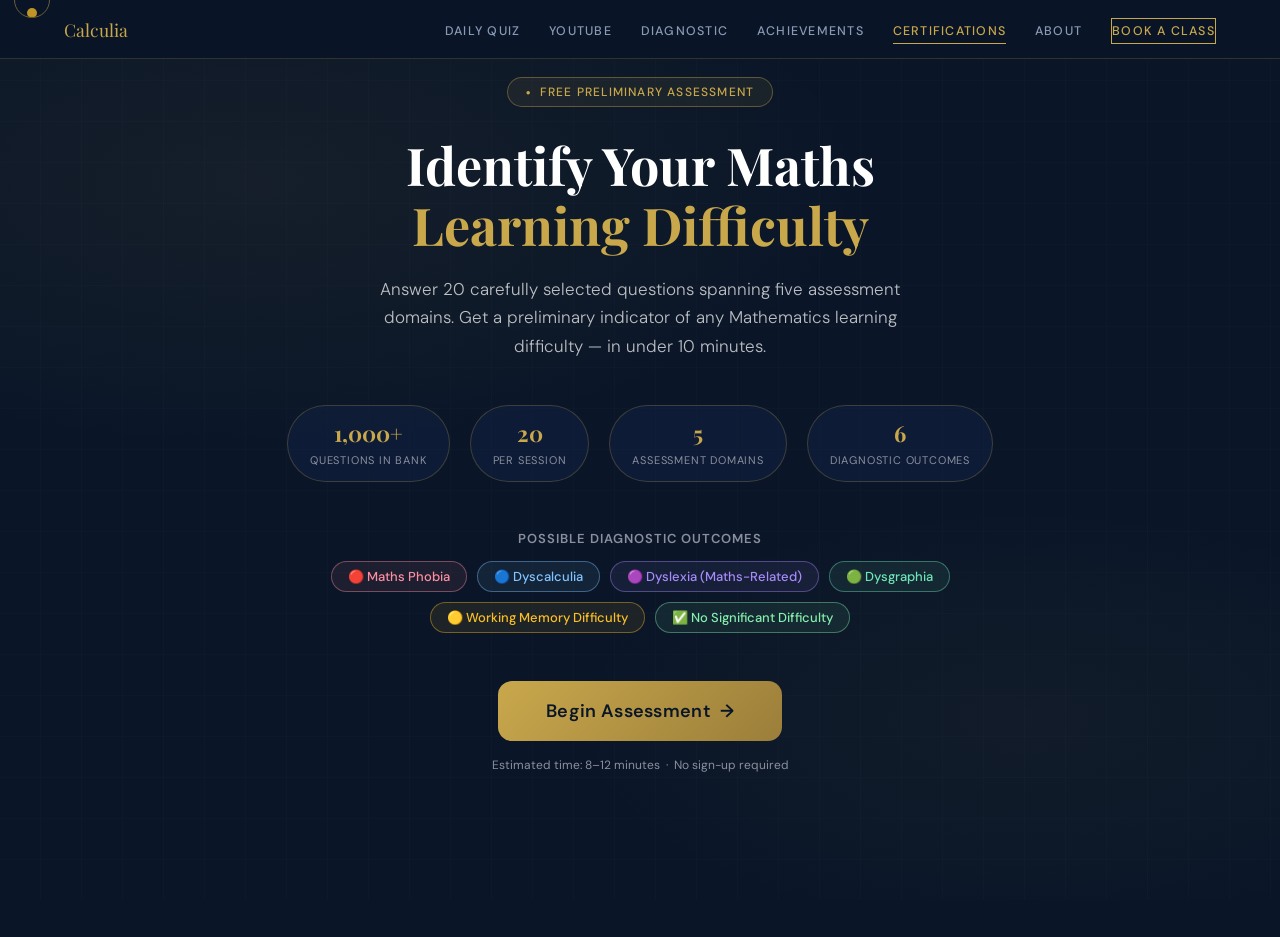
<file: diagnostic.html>
<!DOCTYPE html>
<html lang="en">
<head>
<meta charset="UTF-8">
<meta name="viewport" content="width=device-width, initial-scale=1.0">
<title>Calculia | Maths Learning Difficulty Diagnostic</title>
<link rel="preconnect" href="https://fonts.googleapis.com">
<link rel="preconnect" href="https://fonts.gstatic.com" crossorigin>
<link href="https://fonts.googleapis.com/css2?family=Playfair+Display:ital,wght@0,400;0,600;0,700;1,400&family=DM+Sans:opsz,wght@9..40,300;9..40,400;9..40,500;9..40,600&display=swap" rel="stylesheet">
<link rel="icon" href="data:image/svg+xml,<svg xmlns='http://www.w3.org/2000/svg' viewBox='0 0 100 100'><rect width='100' height='100' rx='12' fill='%230a1628'/><text y='72' x='50' text-anchor='middle' font-size='60' font-family='serif' fill='%23c9a84c'>&#x2211;</text></svg>">
<link rel="stylesheet" href="style.css" />
<style>
:root {
  --navy: #0a1628;
  --navy-mid: #112040;
  --navy-light: #1a3060;
  --gold: #c9a84c;
  --gold-light: #e8c97a;
  --gold-dim: #9b7e3a;
  --white: #ffffff;
  --off-white: #f5f2eb;
  --gray: #8a8f9e;
  --light-gray: #e2e4ea;
  --success: #2d9e6b;
  --warning: #e07b39;
  --danger: #c94c4c;
  --radius: 14px;
  --radius-lg: 20px;
  --shadow: 0 4px 24px rgba(0,0,0,0.18);
  --shadow-gold: 0 0 0 3px rgba(201,168,76,0.3);
}

*, *::before, *::after { box-sizing: border-box; margin: 0; padding: 0; }

html { scroll-behavior: smooth; }

body {
  font-family: 'DM Sans', sans-serif;
  background: var(--navy);
  color: var(--white);
  min-height: 100vh;
  overflow-x: hidden;
}

/* ─── BACKGROUND ─── */
.bg-pattern {
  position: fixed; inset: 0; z-index: 0;
  background:
    radial-gradient(ellipse 80% 50% at 20% 20%, rgba(201,168,76,0.06) 0%, transparent 60%),
    radial-gradient(ellipse 60% 40% at 80% 80%, rgba(201,168,76,0.04) 0%, transparent 60%),
    var(--navy);
  pointer-events: none;
}
.bg-pattern::after {
  content: '';
  position: absolute; inset: 0;
  background-image: repeating-linear-gradient(0deg, transparent, transparent 40px, rgba(255,255,255,0.012) 40px, rgba(255,255,255,0.012) 41px),
                    repeating-linear-gradient(90deg, transparent, transparent 40px, rgba(255,255,255,0.012) 40px, rgba(255,255,255,0.012) 41px);
}

/* ─── MAIN WRAPPER ─── */
#app { position: relative; z-index: 1; min-height: 100vh; display: flex; flex-direction: column; align-items: center; }

/* ─── HEADER ─── */
.site-header {
  width: 100%; padding: 18px 32px;
  display: flex; align-items: center; gap: 14px;
  border-bottom: 1px solid rgba(201,168,76,0.15);
  backdrop-filter: blur(10px);
  background: rgba(10,22,40,0.7);
  position: sticky; top: 0; z-index: 100;
}
.logo-mark {
  width: 40px; height: 40px; border-radius: 8px;
  background: linear-gradient(135deg, var(--gold) 0%, var(--gold-dim) 100%);
  display: flex; align-items: center; justify-content: center;
  font-family: 'Playfair Display', serif;
  font-size: 20px; font-weight: 700; color: var(--navy);
  flex-shrink: 0;
}
.logo-text { font-family: 'Playfair Display', serif; font-size: 22px; font-weight: 700; color: var(--white); letter-spacing: 0.5px; }
.logo-text span { color: var(--gold); }
.header-tag {
  margin-left: auto; font-size: 11px; font-weight: 500; letter-spacing: 1.5px;
  text-transform: uppercase; color: var(--gold); opacity: 0.8;
}

/* ─── SCREENS ─── */
.screen { display: none; width: 100%; max-width: 800px; padding: 40px 20px; animation: fadeIn 0.4s ease; }
.screen.active { display: flex; flex-direction: column; align-items: center; }

@keyframes fadeIn { from { opacity: 0; transform: translateY(16px); } to { opacity: 1; transform: translateY(0); } }
@keyframes slideUp { from { opacity: 0; transform: translateY(30px); } to { opacity: 1; transform: translateY(0); } }
@keyframes pulse { 0%,100% { opacity:1; } 50% { opacity:0.6; } }

/* ─── WELCOME SCREEN ─── */
.welcome-badge {
  display: inline-flex; align-items: center; gap: 8px;
  padding: 6px 18px; border-radius: 999px;
  border: 1px solid rgba(201,168,76,0.4);
  background: rgba(201,168,76,0.08);
  font-size: 12px; font-weight: 500; letter-spacing: 1.2px;
  text-transform: uppercase; color: var(--gold);
  margin-bottom: 28px;
}
.welcome-badge::before { content: '●'; font-size: 8px; animation: pulse 2s infinite; }

.welcome-title {
  font-family: 'Playfair Display', serif;
  font-size: clamp(32px, 6vw, 52px); font-weight: 700;
  line-height: 1.15; text-align: center; margin-bottom: 20px;
}
.welcome-title em { color: var(--gold); font-style: normal; }

.welcome-subtitle {
  font-size: 17px; font-weight: 300; color: rgba(255,255,255,0.72);
  line-height: 1.7; text-align: center; max-width: 520px; margin-bottom: 44px;
}

.stats-row {
  display: flex; gap: 20px; flex-wrap: wrap; justify-content: center; margin-bottom: 48px;
}
.stat-pill {
  padding: 12px 22px; border-radius: 999px;
  border: 1px solid rgba(201,168,76,0.25);
  background: rgba(17,32,64,0.6);
  text-align: center;
}
.stat-pill .num { font-family: 'Playfair Display', serif; font-size: 22px; font-weight: 700; color: var(--gold); display: block; }
.stat-pill .lbl { font-size: 11px; color: var(--gray); letter-spacing: 0.8px; text-transform: uppercase; }

/* ─── BUTTONS ─── */
.btn {
  display: inline-flex; align-items: center; justify-content: center; gap: 10px;
  padding: 14px 32px; border-radius: var(--radius);
  font-family: 'DM Sans', sans-serif; font-size: 16px; font-weight: 600;
  cursor: pointer; border: none; transition: all 0.2s ease;
  text-decoration: none;
}
.btn-primary {
  background: linear-gradient(135deg, var(--gold) 0%, var(--gold-dim) 100%);
  color: var(--navy); letter-spacing: 0.3px;
}
.btn-primary:hover { transform: translateY(-2px); box-shadow: 0 8px 32px rgba(201,168,76,0.35); }
.btn-primary:active { transform: translateY(0); }

.btn-outline {
  background: transparent; color: var(--white);
  border: 1px solid rgba(255,255,255,0.25);
}
.btn-outline:hover { border-color: var(--gold); color: var(--gold); }

.btn-lg { padding: 18px 48px; font-size: 18px; }
.btn-sm { padding: 10px 22px; font-size: 14px; }

/* ─── DIAGNOSIS TAGS ─── */
.diag-chips { display: flex; flex-wrap: wrap; gap: 10px; justify-content: center; margin-bottom: 48px; }
.diag-chip {
  padding: 6px 16px; border-radius: 999px; font-size: 13px; font-weight: 500;
  border: 1px solid;
}
.chip-mp  { color: #ff8fa0; border-color: rgba(255,143,160,0.4); background: rgba(255,143,160,0.08); }
.chip-dc  { color: #82c4ff; border-color: rgba(130,196,255,0.4); background: rgba(130,196,255,0.08); }
.chip-dl  { color: #a78bfa; border-color: rgba(167,139,250,0.4); background: rgba(167,139,250,0.08); }
.chip-dg  { color: #6ee7b7; border-color: rgba(110,231,183,0.4); background: rgba(110,231,183,0.08); }
.chip-wm  { color: #fbbf24; border-color: rgba(251,191,36,0.4); background: rgba(251,191,36,0.08); }
.chip-ok  { color: #86efac; border-color: rgba(134,239,172,0.4); background: rgba(134,239,172,0.08); }

/* ─── INSTRUCTIONS ─── */
.instr-card {
  background: var(--navy-mid); border-radius: var(--radius-lg);
  border: 1px solid rgba(201,168,76,0.15);
  padding: 36px; width: 100%; margin-bottom: 32px;
}
.instr-title { font-family: 'Playfair Display', serif; font-size: 22px; font-weight: 600; color: var(--gold); margin-bottom: 20px; }
.instr-grid { display: grid; grid-template-columns: repeat(auto-fit, minmax(200px,1fr)); gap: 16px; }
.instr-item { display: flex; gap: 14px; align-items: flex-start; }
.instr-icon { width: 36px; height: 36px; border-radius: 8px; background: rgba(201,168,76,0.12); display: flex; align-items: center; justify-content: center; font-size: 18px; flex-shrink: 0; }
.instr-text h4 { font-size: 14px; font-weight: 600; margin-bottom: 4px; }
.instr-text p { font-size: 13px; color: var(--gray); line-height: 1.5; }

.cat-legend { display: flex; flex-wrap: wrap; gap: 10px; margin-top: 24px; }
.cat-badge {
  padding: 5px 14px; border-radius: 999px; font-size: 12px; font-weight: 500;
  background: rgba(255,255,255,0.06); border: 1px solid rgba(255,255,255,0.12); color: var(--gray);
}
.cat-badge.survey { border-color: rgba(168,85,247,0.4); color: #c084fc; background: rgba(168,85,247,0.08); }
.cat-badge.calculation { border-color: rgba(59,130,246,0.4); color: #60a5fa; background: rgba(59,130,246,0.08); }
.cat-badge.memory { border-color: rgba(16,185,129,0.4); color: #34d399; background: rgba(16,185,129,0.08); }
.cat-badge.visual { border-color: rgba(245,158,11,0.4); color: #fbbf24; background: rgba(245,158,11,0.08); }
.cat-badge.logic { border-color: rgba(239,68,68,0.4); color: #f87171; background: rgba(239,68,68,0.08); }

/* ─── QUIZ SCREEN ─── */
.quiz-header { width: 100%; margin-bottom: 28px; }
.progress-row { display: flex; align-items: center; justify-content: space-between; margin-bottom: 10px; }
.progress-label { font-size: 13px; font-weight: 500; color: var(--gray); }
.q-count { font-family: 'Playfair Display', serif; font-size: 24px; font-weight: 700; color: var(--white); }
.q-count span { color: var(--gold); }
.progress-bar { width: 100%; height: 6px; background: rgba(255,255,255,0.1); border-radius: 999px; overflow: hidden; }
.progress-fill { height: 100%; background: linear-gradient(90deg, var(--gold-dim), var(--gold)); border-radius: 999px; transition: width 0.5s ease; }

.cat-indicator {
  display: inline-flex; align-items: center; gap: 8px; margin-top: 10px;
  font-size: 12px; font-weight: 600; letter-spacing: 1px; text-transform: uppercase;
}
.cat-dot { width: 8px; height: 8px; border-radius: 50%; }

/* ─── QUESTION CARD ─── */
.q-card {
  width: 100%; background: var(--navy-mid);
  border-radius: var(--radius-lg); border: 1px solid rgba(201,168,76,0.12);
  padding: 36px; margin-bottom: 24px;
  box-shadow: var(--shadow);
  animation: slideUp 0.35s ease;
}
.q-text {
  font-family: 'Playfair Display', serif;
  font-size: clamp(17px, 3vw, 22px); font-weight: 600;
  line-height: 1.5; margin-bottom: 28px; color: var(--white);
}
.q-visual {
  background: rgba(255,255,255,0.04); border-radius: 10px;
  border: 1px solid rgba(255,255,255,0.08);
  padding: 20px; margin-bottom: 24px; text-align: center;
}
.q-visual .num-grid { display: flex; gap: 16px; justify-content: center; flex-wrap: wrap; }
.q-visual .num-box {
  width: 52px; height: 52px; border-radius: 8px;
  background: rgba(201,168,76,0.1); border: 1px solid rgba(201,168,76,0.2);
  display: flex; align-items: center; justify-content: center;
  font-family: 'Playfair Display', serif; font-size: 22px; font-weight: 700; color: var(--gold);
}
.q-visual .seq-display {
  font-family: 'Playfair Display', serif; font-size: 28px; font-weight: 600; color: var(--gold);
  letter-spacing: 8px;
}
.q-visual .word-problem {
  font-size: 15px; line-height: 1.7; color: rgba(255,255,255,0.8); text-align: left;
}
.q-visual .matrix { display: grid; gap: 6px; justify-content: center; }
.q-visual .matrix-cell {
  width: 44px; height: 44px; border-radius: 6px;
  background: rgba(255,255,255,0.06); border: 1px solid rgba(255,255,255,0.1);
  display: flex; align-items: center; justify-content: center;
  font-size: 15px; font-weight: 600; color: var(--white);
}

/* ─── OPTIONS ─── */
.options-grid { display: grid; gap: 12px; }
.options-grid.four-col { grid-template-columns: 1fr 1fr; }

.opt-btn {
  width: 100%; padding: 14px 20px; border-radius: 10px;
  background: rgba(255,255,255,0.04); border: 1.5px solid rgba(255,255,255,0.1);
  color: var(--white); font-size: 15px; font-weight: 400; font-family: 'DM Sans', sans-serif;
  cursor: pointer; text-align: left; transition: all 0.18s ease;
  display: flex; align-items: center; gap: 12px;
}
.opt-btn:hover { border-color: var(--gold); background: rgba(201,168,76,0.08); }
.opt-btn.selected { border-color: var(--gold); background: rgba(201,168,76,0.14); color: var(--gold-light); }
.opt-btn.correct { border-color: var(--success); background: rgba(45,158,107,0.15); color: #6ee7b7; }
.opt-btn.wrong { border-color: var(--danger); background: rgba(201,76,76,0.12); color: #fca5a5; }
.opt-btn:disabled { cursor: default; }
.opt-letter {
  width: 26px; height: 26px; border-radius: 6px; flex-shrink: 0;
  background: rgba(255,255,255,0.08); display: flex; align-items: center; justify-content: center;
  font-size: 12px; font-weight: 700; letter-spacing: 0; color: var(--gray);
  transition: all 0.18s ease;
}
.opt-btn.selected .opt-letter { background: var(--gold); color: var(--navy); }
.opt-btn.correct .opt-letter { background: var(--success); color: white; }
.opt-btn.wrong .opt-letter { background: var(--danger); color: white; }

/* Likert scale */
.likert-grid { display: grid; grid-template-columns: repeat(5, 1fr); gap: 8px; }
.likert-opt {
  display: flex; flex-direction: column; align-items: center; gap: 6px;
  padding: 12px 6px; border-radius: 10px;
  background: rgba(255,255,255,0.04); border: 1.5px solid rgba(255,255,255,0.1);
  cursor: pointer; transition: all 0.18s ease; text-align: center;
}
.likert-opt:hover { border-color: var(--gold); background: rgba(201,168,76,0.08); }
.likert-opt.selected { border-color: var(--gold); background: rgba(201,168,76,0.14); }
.likert-opt .lk-icon { font-size: 22px; }
.likert-opt .lk-label { font-size: 10px; font-weight: 500; color: var(--gray); letter-spacing: 0.3px; line-height: 1.3; }
.likert-opt.selected .lk-label { color: var(--gold-light); }

.next-row { display: flex; justify-content: flex-end; margin-top: 20px; }

/* ─── FEEDBACK TOOLTIP ─── */
.feedback-bar {
  width: 100%; padding: 14px 20px; border-radius: 10px;
  font-size: 14px; font-weight: 500; margin-bottom: 16px;
  display: none; animation: fadeIn 0.2s ease;
}
.feedback-bar.correct { background: rgba(45,158,107,0.15); border: 1px solid rgba(45,158,107,0.4); color: #6ee7b7; }
.feedback-bar.wrong { background: rgba(201,76,76,0.12); border: 1px solid rgba(201,76,76,0.4); color: #fca5a5; }
.feedback-bar.info { background: rgba(201,168,76,0.1); border: 1px solid rgba(201,168,76,0.3); color: var(--gold-light); }

/* ─── RESULTS SCREEN ─── */
.results-hero {
  width: 100%; text-align: center; padding: 48px 24px 36px;
  background: linear-gradient(160deg, var(--navy-mid) 0%, rgba(17,32,64,0.4) 100%);
  border-radius: var(--radius-lg); border: 1px solid rgba(201,168,76,0.15);
  margin-bottom: 28px; position: relative; overflow: hidden;
}
.results-hero::before {
  content: '';
  position: absolute; top: -60px; right: -60px;
  width: 200px; height: 200px; border-radius: 50%;
  background: radial-gradient(circle, rgba(201,168,76,0.08) 0%, transparent 70%);
}
.diag-icon { font-size: 56px; margin-bottom: 16px; display: block; }
.diag-primary {
  font-family: 'Playfair Display', serif;
  font-size: clamp(26px, 5vw, 38px); font-weight: 700;
  margin-bottom: 8px;
}
.diag-subtitle { font-size: 15px; color: rgba(255,255,255,0.65); max-width: 480px; margin: 0 auto 20px; line-height: 1.6; }
.confidence-row { display: flex; align-items: center; gap: 14px; justify-content: center; }
.conf-bar { width: 160px; height: 8px; background: rgba(255,255,255,0.1); border-radius: 999px; overflow: hidden; }
.conf-fill { height: 100%; border-radius: 999px; }
.conf-label { font-size: 13px; font-weight: 600; }

/* Score breakdown */
.breakdown-section { width: 100%; margin-bottom: 24px; }
.section-title {
  font-family: 'Playfair Display', serif; font-size: 20px; font-weight: 600;
  color: var(--gold); margin-bottom: 16px; padding-bottom: 8px;
  border-bottom: 1px solid rgba(201,168,76,0.2);
}
.score-bars { display: flex; flex-direction: column; gap: 14px; }
.score-row { display: flex; align-items: center; gap: 14px; }
.score-label { font-size: 14px; font-weight: 500; min-width: 140px; color: rgba(255,255,255,0.85); }
.score-track { flex: 1; height: 10px; background: rgba(255,255,255,0.08); border-radius: 999px; overflow: hidden; }
.score-bar { height: 100%; border-radius: 999px; transition: width 1.2s cubic-bezier(0.34,1.56,0.64,1); }
.score-pct { font-size: 13px; font-weight: 600; min-width: 38px; text-align: right; color: var(--gray); }

/* Category performance */
.cat-perf { display: grid; grid-template-columns: repeat(auto-fit, minmax(140px,1fr)); gap: 14px; margin-bottom: 24px; }
.cat-card {
  padding: 20px; border-radius: var(--radius); text-align: center;
  background: var(--navy-mid); border: 1px solid rgba(255,255,255,0.08);
}
.cat-card .cat-score { font-family: 'Playfair Display', serif; font-size: 28px; font-weight: 700; }
.cat-card .cat-name { font-size: 11px; font-weight: 600; letter-spacing: 1px; text-transform: uppercase; margin-top: 4px; color: var(--gray); }
.cat-card .cat-bar { width: 100%; height: 4px; border-radius: 999px; margin-top: 10px; background: rgba(255,255,255,0.08); overflow: hidden; }
.cat-card .cat-fill { height: 100%; border-radius: 999px; }

/* Recommendations */
.reco-card {
  background: var(--navy-mid); border-radius: var(--radius-lg);
  border: 1px solid rgba(201,168,76,0.12); padding: 28px; margin-bottom: 16px; width: 100%;
}
.reco-header { display: flex; align-items: flex-start; gap: 14px; margin-bottom: 16px; }
.reco-icon { font-size: 28px; }
.reco-title { font-size: 17px; font-weight: 600; margin-bottom: 4px; }
.reco-meta { font-size: 12px; color: var(--gray); font-weight: 500; letter-spacing: 0.5px; text-transform: uppercase; }
.reco-list { list-style: none; display: flex; flex-direction: column; gap: 8px; }
.reco-list li { font-size: 14px; color: rgba(255,255,255,0.78); display: flex; gap: 10px; align-items: flex-start; line-height: 1.5; }
.reco-list li::before { content: '→'; color: var(--gold); flex-shrink: 0; font-weight: 700; }

/* CTA */
.cta-box {
  width: 100%; padding: 36px; border-radius: var(--radius-lg);
  background: linear-gradient(135deg, rgba(201,168,76,0.12) 0%, rgba(201,168,76,0.05) 100%);
  border: 1px solid rgba(201,168,76,0.3); text-align: center; margin-bottom: 24px;
}
.cta-box h3 { font-family: 'Playfair Display', serif; font-size: 24px; font-weight: 700; margin-bottom: 10px; }
.cta-box p { font-size: 15px; color: rgba(255,255,255,0.72); max-width: 420px; margin: 0 auto 24px; line-height: 1.6; }
.cta-buttons { display: flex; gap: 14px; flex-wrap: wrap; justify-content: center; }

.btn-whatsapp {
  background: #25D366; color: white; display: inline-flex; align-items: center; gap: 10px;
  padding: 14px 28px; border-radius: var(--radius); font-size: 15px; font-weight: 600;
  text-decoration: none; transition: all 0.2s; border: none; cursor: pointer;
}
.btn-whatsapp:hover { transform: translateY(-2px); box-shadow: 0 8px 24px rgba(37,211,102,0.3); }

/* Disclaimer */
.disclaimer {
  font-size: 12px; color: var(--gray); text-align: center; line-height: 1.6;
  padding: 16px; border-radius: 8px; background: rgba(255,255,255,0.03);
  border: 1px solid rgba(255,255,255,0.06); margin-bottom: 32px; width: 100%;
}

/* ─── LOADING ─── */
.loading-screen {
  display: flex; flex-direction: column; align-items: center; justify-content: center;
  min-height: 60vh; gap: 20px;
}
.spinner {
  width: 48px; height: 48px; border: 3px solid rgba(201,168,76,0.2);
  border-top-color: var(--gold); border-radius: 50%;
  animation: spin 0.8s linear infinite;
}
@keyframes spin { to { transform: rotate(360deg); } }

/* ─── RESPONSIVE ─── */
@media (max-width: 600px) {
  .screen { padding: 24px 16px; }
  .site-header { padding: 14px 18px; }
  .q-card { padding: 24px 18px; }
  .four-col { grid-template-columns: 1fr; }
  .likert-grid { grid-template-columns: repeat(5,1fr); gap: 4px; }
  .likert-opt { padding: 8px 2px; }
  .likert-opt .lk-label { font-size: 8px; }
  .score-label { min-width: 110px; font-size: 12px; }
  .instr-grid { grid-template-columns: 1fr; }
  .cat-perf { grid-template-columns: 1fr 1fr; }
}
@media (max-width: 400px) {
  .likert-grid { grid-template-columns: repeat(5,1fr); }
  .four-col { grid-template-columns: 1fr; }
}

/* Timer ring */
.timer-ring { position: absolute; top: 20px; right: 20px; }
.timer-ring svg { transform: rotate(-90deg); }
.timer-ring circle { fill: none; stroke: rgba(255,255,255,0.08); stroke-width: 3; }
.timer-ring .ring-fill { stroke: var(--gold); stroke-width: 3; stroke-linecap: round; transition: stroke-dashoffset 1s linear; }
.timer-text { position: absolute; inset: 0; display: flex; align-items: center; justify-content: center; font-size: 12px; font-weight: 600; color: var(--gold); }

.q-card { position: relative; }
</style>
</head>
<body>
<header class="site-header">
 <div class="cursor" id="cursor"></div>
<div class="cursor-ring" id="cursorRing"></div>
<!-- NAV -->
<nav>
  <a href="index.html" class="nav-logo">Calculia</a>
  <ul class="nav-links" id="navLinks">
    <li><a href="daily-quiz.html">Daily Quiz</a></li>
    <li><a href="youtube.html">YouTube</a></li>
    <li><a href="diagnostic.html">Diagnostic</a></li>
    <li><a href="achievements.html">Achievements</a></li> 
    <li><a href="certifications.html" class='active'>Certifications</a></li>
    <li><a href="about.html">About</a></li>
    <li><a href="booking.html" class='nav-cta'>Book a Class</a></li>
  </ul>
  <div class="hamburger" onclick="toggleNav()"><span></span><span></span><span></span></div>
</nav>
</header>
<div class="bg-pattern"></div>
<div id="app">

<!-- ══ SCREEN: WELCOME ══ -->
<section class="screen active" id="screen-welcome">
  <div class="welcome-badge">Free Preliminary Assessment</div>
  <h1 class="welcome-title">Identify Your Maths<br><em>Learning Difficulty</em></h1>
  <p class="welcome-subtitle">Answer 20 carefully selected questions spanning five assessment domains. Get a preliminary indicator of any Mathematics learning difficulty — in under 10 minutes.</p>

  <div class="stats-row">
    <div class="stat-pill"><span class="num">1,000+</span><span class="lbl">Questions in Bank</span></div>
    <div class="stat-pill"><span class="num">20</span><span class="lbl">Per Session</span></div>
    <div class="stat-pill"><span class="num">5</span><span class="lbl">Assessment Domains</span></div>
    <div class="stat-pill"><span class="num">6</span><span class="lbl">Diagnostic Outcomes</span></div>
  </div>

  <p style="font-size:13px;font-weight:600;letter-spacing:1px;text-transform:uppercase;color:var(--gray);margin-bottom:14px;">Possible Diagnostic Outcomes</p>
  <div class="diag-chips">
    <span class="diag-chip chip-mp">🔴 Maths Phobia</span>
    <span class="diag-chip chip-dc">🔵 Dyscalculia</span>
    <span class="diag-chip chip-dl">🟣 Dyslexia (Maths-Related)</span>
    <span class="diag-chip chip-dg">🟢 Dysgraphia</span>
    <span class="diag-chip chip-wm">🟡 Working Memory Difficulty</span>
    <span class="diag-chip chip-ok">✅ No Significant Difficulty</span>
  </div>

  <button class="btn btn-primary btn-lg" onclick="goToInstructions()">Begin Assessment &nbsp;→</button>
  <p style="margin-top:16px;font-size:12px;color:var(--gray);">Estimated time: 8–12 minutes &nbsp;·&nbsp; No sign-up required</p>
</section>

<!-- ══ SCREEN: INSTRUCTIONS ══ -->
<section class="screen" id="screen-instructions">
  <h2 style="font-family:'Playfair Display',serif;font-size:30px;font-weight:700;margin-bottom:8px;">How It Works</h2>
  <p style="color:var(--gray);font-size:15px;margin-bottom:28px;">Read carefully before you begin</p>

  <div class="instr-card">
    <div class="instr-title">Assessment Structure</div>
    <div class="instr-grid">
      <div class="instr-item"><div class="instr-icon">📋</div><div class="instr-text"><h4>Survey (4 Qs)</h4><p>Questions about your feelings and habits around Mathematics</p></div></div>
      <div class="instr-item"><div class="instr-icon">🔢</div><div class="instr-text"><h4>Calculation (5 Qs)</h4><p>Arithmetic and number problems at various difficulty levels</p></div></div>
      <div class="instr-item"><div class="instr-icon">🧠</div><div class="instr-text"><h4>Memory (4 Qs)</h4><p>Tests of working memory, sequence recall and mental tracking</p></div></div>
      <div class="instr-item"><div class="instr-icon">👁️</div><div class="instr-text"><h4>Visual (4 Qs)</h4><p>Pattern recognition, spatial tasks and number identification</p></div></div>
      <div class="instr-item"><div class="instr-icon">💡</div><div class="instr-text"><h4>Logic & IQ (3 Qs)</h4><p>Reasoning, analogies and problem-solving tasks</p></div></div>
    </div>
  </div>

  <div class="instr-card">
    <div class="instr-title">Important Notes</div>
    <ul class="reco-list" style="margin:0">
      <li>This is a preliminary screening tool — not a clinical diagnosis. Consult a specialist for formal assessment.</li>
      <li>Answer honestly based on your typical experience in Mathematics, not just today.</li>
      <li>There is no time limit. Take as long as you need for each question.</li>
      <li>Each session draws 20 random questions from a bank of over 1,000.</li>
      <li>Your results remain private — no data is stored or transmitted.</li>
    </ul>
  </div>

  <div style="display:flex;gap:14px;width:100%;justify-content:space-between;flex-wrap:wrap;">
    <button class="btn btn-outline" onclick="showScreen('screen-welcome')">← Back</button>
    <button class="btn btn-primary btn-lg" onclick="startQuiz()">Start Assessment →</button>
  </div>
</section>

<!-- ══ SCREEN: QUIZ ══ -->
<section class="screen" id="screen-quiz">
  <div class="quiz-header">
    <div class="progress-row">
      <div>
        <div class="progress-label">Question</div>
        <div class="q-count" id="q-count">1 <span>/ 20</span></div>
      </div>
      <div id="cat-indicator" class="cat-indicator">
        <span class="cat-dot" id="cat-dot"></span>
        <span id="cat-label">Survey</span>
      </div>
    </div>
    <div class="progress-bar"><div class="progress-fill" id="progress-fill" style="width:5%"></div></div>
  </div>

  <div class="q-card" id="q-card">
    <!-- Injected by JS -->
  </div>

  <div class="feedback-bar" id="feedback-bar"></div>
  <div class="next-row">
    <button class="btn btn-primary" id="next-btn" style="display:none" onclick="nextQuestion()">Next →</button>
  </div>
</section>

<!-- ══ SCREEN: LOADING RESULTS ══ -->
<section class="screen" id="screen-loading">
  <div class="loading-screen">
    <div class="spinner"></div>
    <p style="font-family:'Playfair Display',serif;font-size:22px;font-weight:600;">Analysing your responses…</p>
    <p style="color:var(--gray);font-size:14px;">Applying diagnostic algorithms</p>
  </div>
</section>

<!-- ══ SCREEN: RESULTS ══ -->
<section class="screen" id="screen-results">
  <!-- Injected by JS -->
</section>

</div><!-- /app -->

<script>
/* ══════════════════════════════════════════════════════════════════
   CALCULIA DIAGNOSTIC ENGINE
   1,000+ Question Bank · 5 Domains · 6 Diagnostic Outcomes
═══════════════════════════════════════════════════════════════════ */

// ─── DIAGNOSTIC KEYS ───
const D = {
  MP: 'mathsPhobia',
  DC: 'dyscalculia',
  DL: 'dyslexia',
  DG: 'dysgraphia',
  WM: 'workingMemory',
  AD: 'attentionDifficulty'
};

// ─── HELPERS ───
const rnd = (a,b) => Math.floor(Math.random()*(b-a+1))+a;
const shuffle = arr => { let a=[...arr]; for(let i=a.length-1;i>0;i--){const j=rnd(0,i);[a[i],a[j]]=[a[j],a[i]];} return a; };
const pick = (arr, n) => shuffle(arr).slice(0,n);

/* ══════════════════════════════════════════════════════
   ① SURVEY QUESTION BANK (Likert Scale, 1 = SA, 5 = SD)
   Scoring: SA/A increase diagnosis score, D/SD do not
══════════════════════════════════════════════════════ */
function mkLk(id, text, sa, a, n) {
  return { id, cat:'survey', type:'likert', text,
    diag: { 'Strongly Agree': sa||{}, 'Agree': a||{}, 'Neutral': n||{}, 'Disagree': {}, 'Strongly Disagree': {} }
  };
}

const SURVEY_BANK = [
  // ─ MATHS PHOBIA (mp) ─
  mkLk('s001','I feel physically sick or anxious when I have a Maths test coming up.',{MP:3},{MP:2},{MP:1}),
  mkLk('s002','I avoid choosing subjects or careers that involve Mathematics.',{MP:3},{MP:2},{MP:1}),
  mkLk('s003','When the teacher writes a Maths problem on the board, I freeze.',{MP:3,AD:1},{MP:2},{MP:1}),
  mkLk('s004','I feel that no matter how hard I try, I cannot get better at Maths.',{MP:3},{MP:2},{MP:1}),
  mkLk('s005','I feel embarrassed when I make mistakes in Maths.',{MP:2},{MP:2},{MP:1}),
  mkLk('s006','I experience sweating, racing heartbeat or shakiness during Maths exams.',{MP:3},{MP:2},{MP:1}),
  mkLk('s007','I believe I am just "not a Maths person".',{MP:3},{MP:2},{MP:1}),
  mkLk('s008','I feel overwhelmed when I see a long Maths question.',{MP:2,DC:1},{MP:1},{MP:1}),
  mkLk('s009','I prefer any other subject over Mathematics.',{MP:2},{MP:1},{}),
  mkLk('s010','I dread being called to solve a problem in front of the class.',{MP:3},{MP:2},{MP:1}),
  mkLk('s011','Even when I know the answer, I doubt myself in Maths.',{MP:2},{MP:2},{MP:1}),
  mkLk('s012','I worry about Maths exams weeks before they happen.',{MP:3},{MP:2},{MP:1}),
  mkLk('s013','I feel my mind goes completely blank during Maths tests.',{MP:2,WM:2},{MP:1,WM:1},{WM:1}),
  mkLk('s014','I get nervous when asked to do mental arithmetic in public.',{MP:2},{MP:2},{MP:1}),
  mkLk('s015','I believe Maths is the hardest subject for me.',{MP:2},{MP:1},{}),
  mkLk('s016','I often feel that Maths makes me feel stupid.',{MP:3},{MP:2},{MP:1}),
  mkLk('s017','I avoid using numbers in everyday life (bills, prices, time).',{MP:2,DC:1},{MP:1},{MP:1}),
  mkLk('s018','I feel tense even when just watching others do Maths.',{MP:3},{MP:2},{MP:1}),
  mkLk('s019','I would rather receive a lower grade than ask for help in Maths.',{MP:2},{MP:1},{MP:1}),
  mkLk('s020','Thinking about Maths homework fills me with dread.',{MP:3},{MP:2},{MP:1}),
  // ─ DYSCALCULIA (dc) self-report ─
  mkLk('s021','I frequently mix up numbers when reading or writing them (e.g. 17 vs 71).',{DC:3,DL:1},{DC:2,DL:1},{DC:1}),
  mkLk('s022','I struggle to remember multiplication tables even after lots of practice.',{DC:3},{DC:2},{DC:1}),
  mkLk('s023','I find it hard to estimate quantities or sizes.',{DC:2},{DC:2},{DC:1}),
  mkLk('s024','I frequently lose count when counting objects.',{DC:2},{DC:2},{DC:1}),
  mkLk('s025','I have difficulty telling the time on an analogue clock.',{DC:2},{DC:2},{DC:1}),
  mkLk('s026','I struggle to manage money, give change, or calculate bills.',{DC:3},{DC:2},{DC:1}),
  mkLk('s027','I find it very hard to hold numbers in my head while calculating.',{DC:2,WM:2},{DC:1,WM:1},{WM:1}),
  mkLk('s028','I often confuse the operations + − × ÷ and apply the wrong one.',{DC:3},{DC:2},{DC:1}),
  mkLk('s029','I find number lines and number ordering very confusing.',{DC:2},{DC:2},{DC:1}),
  mkLk('s030','Even simple sums like 9 + 6 require me to count on my fingers.',{DC:3},{DC:2},{DC:1}),
  mkLk('s031','I cannot reliably say which of two numbers is larger.',{DC:3},{DC:2},{DC:1}),
  mkLk('s032','I frequently make arithmetic mistakes even on problems I have done before.',{DC:2},{DC:2},{DC:1}),
  mkLk('s033','Fractions, decimals and percentages feel meaningless to me.',{DC:3},{DC:2},{DC:1}),
  mkLk('s034','I find it hard to keep track of scores in games.',{DC:2},{DC:1},{DC:1}),
  mkLk('s035','I struggle with left and right directions consistently.',{DC:1,DL:1},{DC:1},{DC:1}),
  // ─ DYSLEXIA – maths related (dl) ─
  mkLk('s036','I often reverse digits when writing numbers (e.g. writing 6 as 9).',{DL:3,DC:1},{DL:2},{DL:1}),
  mkLk('s037','I sometimes read numbers backwards (e.g. reading 35 as 53).',{DL:3,DC:1},{DL:2},{DL:1}),
  mkLk('s038','I struggle to read word problems because the text confuses me.',{DL:3},{DL:2},{DL:1}),
  mkLk('s039','Letters in words sometimes look scrambled or move around for me.',{DL:3},{DL:2},{DL:1}),
  mkLk('s040','I confuse Maths symbols such as + and × or ÷ and −.',{DL:2,DC:1},{DL:1},{DL:1}),
  mkLk('s041','I find it hard to copy equations correctly from the board.',{DL:2,DG:1},{DL:1},{DL:1}),
  mkLk('s042','I often lose my place when working through a multi-line equation.',{DL:2,WM:1},{DL:1},{WM:1}),
  mkLk('s043','I have difficulty rhyming or remembering phonetic patterns.',{DL:2},{DL:1},{}),
  mkLk('s044','Reading instructions for Maths tasks takes me much longer than my peers.',{DL:3},{DL:2},{DL:1}),
  mkLk('s045','I frequently skip or repeat words when reading Maths problems aloud.',{DL:3},{DL:2},{DL:1}),
  // ─ DYSGRAPHIA (dg) ─
  mkLk('s046','My written Maths working is often described as messy or hard to follow.',{DG:3},{DG:2},{DG:1}),
  mkLk('s047','I struggle to line up numbers in columns when doing written arithmetic.',{DG:3,DC:1},{DG:2},{DG:1}),
  mkLk('s048','Writing out my Maths steps is physically tiring or uncomfortable.',{DG:2},{DG:2},{DG:1}),
  mkLk('s049','My numbers look inconsistent or are formed incorrectly.',{DG:2},{DG:2},{DG:1}),
  mkLk('s050','I often run out of space on the page because my working is too spread out.',{DG:3},{DG:2},{DG:1}),
  mkLk('s051','I find organising my Maths work on paper very difficult.',{DG:3},{DG:2},{DG:1}),
  mkLk('s052','I frequently erase and rewrite my working multiple times.',{DG:2},{DG:1},{DG:1}),
  mkLk('s053','Copying a diagram or graph accurately is very challenging for me.',{DG:2,DL:1},{DG:1},{DG:1}),
  mkLk('s054','I write very slowly during Maths exams, which means I run out of time.',{DG:3},{DG:2},{DG:1}),
  mkLk('s055','I find it hard to leave appropriate spacing between Maths working steps.',{DG:2},{DG:1},{DG:1}),
  // ─ WORKING MEMORY (wm) ─
  mkLk('s056','I often forget what I was doing mid-calculation.',{WM:3,DC:1},{WM:2},{WM:1}),
  mkLk('s057','I lose track of "carried" numbers in long addition or subtraction.',{WM:3,DC:1},{WM:2},{WM:1}),
  mkLk('s058','I struggle to follow multi-step Maths instructions.',{WM:3},{WM:2},{WM:1}),
  mkLk('s059','I need to re-read a problem many times before I can begin solving it.',{WM:2},{WM:2},{WM:1}),
  mkLk('s060','I find mental arithmetic nearly impossible because I cannot hold numbers in my head.',{WM:3,DC:1},{WM:2},{WM:1}),
  mkLk('s061','I often forget a formula the moment I start applying it.',{WM:3},{WM:2},{WM:1}),
  mkLk('s062','I have difficulty following sequences of instructions in Maths.',{WM:2},{WM:2},{WM:1}),
  mkLk('s063','I get easily confused when a problem requires more than three steps.',{WM:3},{WM:2},{WM:1}),
  mkLk('s064','I find it hard to keep track of multiple variables in an algebra question.',{WM:2,DC:1},{WM:1},{WM:1}),
  mkLk('s065','I frequently have to go back and check earlier steps because I forget them.',{WM:2},{WM:2},{WM:1}),
  // ─ ATTENTION / GENERAL ─
  mkLk('s066','I often make careless errors in Maths because I lose focus.',{AD:3},{AD:2},{AD:1}),
  mkLk('s067','I find it very hard to concentrate during long Maths tasks.',{AD:3},{AD:2},{AD:1}),
  mkLk('s068','I start Maths problems but find it hard to complete them.',{AD:2},{AD:2},{AD:1}),
  mkLk('s069','I frequently skip steps in a solution without realising.',{AD:2,DC:1},{AD:1},{AD:1}),
  mkLk('s070','I become bored or restless very quickly during Maths lessons.',{AD:2},{AD:1},{AD:1}),
  mkLk('s071','I make arithmetic mistakes mainly because I rush through the work.',{AD:2},{AD:2},{AD:1}),
  mkLk('s072','I often copy the wrong numbers from one line of working to the next.',{AD:2,DG:1},{AD:1},{AD:1}),
  mkLk('s073','I miss instructions or details in Maths questions due to inattention.',{AD:3},{AD:2},{AD:1}),
  mkLk('s074','Sitting still for a long Maths exam is harder for me than the Maths itself.',{AD:2},{AD:2},{AD:1}),
  mkLk('s075','I find myself daydreaming during Maths lessons even when I try to focus.',{AD:3},{AD:2},{AD:1}),
  // Additional survey (general confidence & experience)
  mkLk('s076','I feel confident when I approach a new Maths topic.',{},{},{MP:1}),  // reverse coded — no penalty
  mkLk('s077','I think Maths is useful in everyday life.',{},{},{MP:1}),
  mkLk('s078','I enjoy trying to solve challenging Maths problems.',{},{},{MP:1}),
  mkLk('s079','My Maths teacher/tutor makes me feel capable.',{},{},{MP:1}),
  mkLk('s080','I celebrate even small improvements in my Maths performance.',{},{},{MP:1}),
  mkLk('s081','I seek help quickly when I do not understand a Maths concept.',{},{},{}),
  mkLk('s082','I practice Maths beyond what is required for homework.',{},{},{}),
  mkLk('s083','I believe I can improve at Maths with the right support.',{},{},{}),
  mkLk('s084','I set aside regular time to study Mathematics.',{},{},{}),
  mkLk('s085','I feel that my struggles in Maths are temporary and can be overcome.',{},{},{}),
  // More phobia & anxiety
  mkLk('s086','I feel extreme relief when a Maths lesson is cancelled.',{MP:2},{MP:1},{MP:1}),
  mkLk('s087','I compare myself negatively to classmates who seem better at Maths.',{MP:2},{MP:1},{MP:1}),
  mkLk('s088','I often cry or feel very distressed after a poor Maths result.',{MP:3},{MP:2},{MP:1}),
  mkLk('s089','I have stopped sleeping well before Maths examinations.',{MP:3},{MP:2},{MP:1}),
  mkLk('s090','I feel that success in Maths is reserved for certain types of people, not me.',{MP:3},{MP:2},{MP:1}),
  mkLk('s091','I feel I need to hide the fact that I find Maths difficult.',{MP:2},{MP:2},{MP:1}),
  mkLk('s092','I have pretended to understand a Maths lesson when I was completely lost.',{MP:2},{MP:1},{MP:1}),
  mkLk('s093','Fear of being wrong stops me from attempting Maths problems.',{MP:3},{MP:2},{MP:1}),
  mkLk('s094','I give up on Maths problems much faster than on problems in other subjects.',{MP:2,DC:1},{MP:1},{MP:1}),
  mkLk('s095','I have told myself "I hate Maths" more than once.',{MP:3},{MP:2},{MP:1}),
  mkLk('s096','I find it difficult to see relationships between different Maths topics.',{DC:2},{DC:1},{DC:1}),
  mkLk('s097','I struggle to apply Maths knowledge to real-world situations.',{DC:2},{DC:1},{DC:1}),
  mkLk('s098','Understanding new Maths concepts takes me much longer than my peers.',{DC:2,DL:1},{DC:1},{DC:1}),
  mkLk('s099','I feel I missed some fundamental Maths at an early age and never caught up.',{DC:2,MP:1},{DC:1},{DC:1}),
  mkLk('s100','I find graphs and data interpretation particularly challenging.',{DL:1,DC:1},{DL:1},{DC:1}),
];

/* ══════════════════════════════════════════════════════
   ② CALCULATION QUESTION BANK
   Hardcoded: 120 questions + Generator: 500+ questions
══════════════════════════════════════════════════════ */

// mkQ(id, text, opts [a,b,c,d], correct_index 0-3, wrong_diag)
function mkQ(id, text, opts, ci, wd, visualHtml) {
  return { id, cat:'calculation', type:'mcq', text, opts, correct: opts[ci],
           diag: { wrong: wd||{DC:2} }, visual: visualHtml||null };
}

// Hard-coded calculation questions
const CALC_HARDCODED = [
  // Basic arithmetic
  mkQ('c001','What is 6 + 7?', ['12','13','14','15'], 1),
  mkQ('c002','What is 15 − 8?', ['5','6','7','8'], 2),
  mkQ('c003','What is 9 × 7?', ['54','62','63','72'], 2),
  mkQ('c004','What is 56 ÷ 8?', ['6','7','8','9'], 1),
  mkQ('c005','What is 23 + 48?', ['61','71','81','72'], 1),
  mkQ('c006','What is 100 − 37?', ['53','63','73','67'], 1),
  mkQ('c007','What is 12 × 11?', ['121','131','132','133'], 2),
  mkQ('c008','What is 144 ÷ 12?', ['10','11','12','13'], 2),
  mkQ('c009','What is 8²?', ['16','48','64','56'], 2),
  mkQ('c010','What is √49?', ['5','6','7','8'], 2),
  // Fractions
  mkQ('c011','What is ½ + ¼?', ['¼','½','¾','1'], 2),
  mkQ('c012','What is ¾ − ½?', ['¼','½','1/8','2/3'], 0),
  mkQ('c013','What is ⅔ × ¾?', ['6/12','½','5/8','1/3'], 1),
  mkQ('c014','What is ⅗ ÷ ⅙?', ['18/5','3/5','3/30','18/30'], 0),
  mkQ('c015','Simplify 12/16.', ['¾','⅔','½','4/3'], 0),
  mkQ('c016','What is 1⅓ + 2½?', ['3⅚','3½','4','3¾'], 0),
  mkQ('c017','What fraction of 20 is 5?', ['¼','⅕','⅓','½'], 0),
  mkQ('c018','Express 0.75 as a fraction.', ['3/4','7/10','7/5','3/5'], 0),
  mkQ('c019','What is 2⅖ − 1⅘?', ['½','3/5','⅗','⅖'], 2),
  mkQ('c020','What is the reciprocal of ⅔?', ['⅔','3/2','2/3','1/3'], 1),
  // Decimals
  mkQ('c021','What is 0.4 × 0.5?', ['0.09','0.2','0.45','2.0'], 1),
  mkQ('c022','What is 3.6 ÷ 0.9?', ['0.4','3.24','4','40'], 2),
  mkQ('c023','What is 12.5 + 7.75?', ['19.25','20','20.25','19.75'], 2),
  mkQ('c024','What is 5.2 − 3.87?', ['1.23','1.33','1.43','2.33'], 1),
  mkQ('c025','Round 3.456 to 2 decimal places.', ['3.45','3.46','3.47','3.5'], 1),
  mkQ('c026','Express 45% as a decimal.', ['4.5','0.045','0.45','45'], 2),
  mkQ('c027','What is 0.1²?', ['0.1','0.01','0.001','1.0'], 1),
  mkQ('c028','Arrange in ascending order: 0.3, 0.03, 0.33, 0.003', ['0.003, 0.03, 0.3, 0.33','0.03, 0.003, 0.3, 0.33','0.3, 0.03, 0.33, 0.003','0.33, 0.3, 0.03, 0.003'], 0),
  // Percentages
  mkQ('c029','What is 25% of 80?', ['15','20','25','30'], 1),
  mkQ('c030','What is 15% of 200?', ['20','25','30','35'], 2),
  mkQ('c031','Express 18 out of 24 as a percentage.', ['65%','70%','72%','75%'], 3),
  mkQ('c032','A price rises from ₦400 to ₦500. What is the % increase?', ['20%','25%','30%','10%'], 1),
  mkQ('c033','A score drops from 80 to 60. What is the % decrease?', ['20%','25%','15%','30%'], 1),
  mkQ('c034','What is 120% of 50?', ['50','55','60','65'], 2),
  mkQ('c035','If 30% of a number is 18, what is the number?', ['48','54','60','66'], 2),
  // Algebra
  mkQ('c036','Solve: x + 7 = 15. What is x?', ['6','7','8','9'], 2),
  mkQ('c037','Solve: 3x = 24. What is x?', ['6','7','8','9'], 2),
  mkQ('c038','Solve: 2x − 5 = 11. What is x?', ['6','7','8','9'], 2),
  mkQ('c039','Expand: 3(x + 4).', ['3x + 4','3x + 7','3x + 12','x + 12'], 2),
  mkQ('c040','Factorise: 6x + 9.', ['3(x+3)','3(2x+3)','6(x+9)','2(3x+3)'], 1),
  mkQ('c041','If y = 2x + 1, what is y when x = 5?', ['9','10','11','12'], 2),
  mkQ('c042','Simplify: 5a + 3b − 2a + b.', ['3a + 4b','7a + 2b','3a + 2b','5a + 4b'], 0),
  mkQ('c043','Solve: x/4 = 3. What is x?', ['8','12','16','20'], 1),
  mkQ('c044','Solve the simultaneous equations: x + y = 10, x − y = 4. What is x?', ['5','6','7','8'], 2),
  mkQ('c045','Which value satisfies 2x + 3 > 9?', ['x = 2','x = 3','x = 4','x = 1'], 2),
  // BODMAS / Order of operations
  mkQ('c046','Evaluate: 3 + 4 × 2.', ['11','14','10','8'], 0),
  mkQ('c047','Evaluate: (3 + 4) × 2.', ['11','14','10','8'], 1),
  mkQ('c048','Evaluate: 10 − 2 × 3 + 1.', ['5','25','4','23'], 0),
  mkQ('c049','Evaluate: 2³ + 4 ÷ 2.', ['10','6','14','8'], 0),
  mkQ('c050','Evaluate: 18 ÷ (3 + 3) × 2.', ['6','1','12','2'], 0),
  // Number theory
  mkQ('c051','What is the LCM of 4 and 6?', ['8','10','12','24'], 2),
  mkQ('c052','What is the HCF of 12 and 18?', ['3','4','6','9'], 2),
  mkQ('c053','Which of these is a prime number?', ['9','15','17','21'], 2),
  mkQ('c054','What is 2⁵?', ['10','16','25','32'], 3),
  mkQ('c055','Express 72 as a product of prime factors.', ['2³×3²','2²×3³','2×36','8×9'], 0),
  mkQ('c056','How many factors does 24 have?', ['4','6','8','10'], 2),
  mkQ('c057','What is the value of 3⁰?', ['0','1','3','undefined'], 1),
  mkQ('c058','What is √121?', ['10','11','12','13'], 1),
  // Ratio & proportion
  mkQ('c059','Simplify the ratio 15 : 25.', ['3:5','5:3','1:5','5:1'], 0),
  mkQ('c060','Divide ₦240 in the ratio 1:3.', ['₦60 and ₦180','₦80 and ₦160','₦120 and ₦120','₦40 and ₦200'], 0),
  mkQ('c061','If 5 pens cost ₦150, how much do 8 pens cost?', ['₦200','₦220','₦240','₦260'], 2),
  mkQ('c062','A car travels 90 km in 1.5 hours. What is its speed?', ['45 km/h','60 km/h','75 km/h','90 km/h'], 1),
  mkQ('c063','A recipe needs 200g flour for 4 people. How much for 7 people?', ['300g','325g','350g','375g'], 2),
  // Geometry / Mensuration
  mkQ('c064','What is the area of a rectangle 8 cm × 5 cm?', ['13 cm²','26 cm²','40 cm²','80 cm²'], 2),
  mkQ('c065','What is the perimeter of a square with side 7 cm?', ['14 cm','21 cm','28 cm','49 cm'], 2),
  mkQ('c066','What is the area of a triangle with base 10 cm and height 6 cm?', ['16 cm²','30 cm²','60 cm²','16 cm'], 1),
  mkQ('c067','What is the circumference of a circle with diameter 14 cm? (π = 22/7)', ['22 cm','44 cm','88 cm','154 cm'], 1),
  mkQ('c068','What is the area of a circle with radius 7 cm? (π = 22/7)', ['22 cm²','44 cm²','88 cm²','154 cm²'], 3),
  mkQ('c069','The volume of a cube with side 4 cm is:', ['12 cm³','48 cm³','64 cm³','16 cm³'], 2),
  mkQ('c070','Angles in a triangle sum to:', ['90°','180°','270°','360°'], 1),
  // Statistics
  mkQ('c071','Find the mean of: 4, 7, 2, 9, 8.', ['5','6','7','8'], 1),
  mkQ('c072','Find the median of: 3, 7, 1, 9, 5.', ['3','5','7','9'], 1),
  mkQ('c073','Find the mode of: 2, 4, 4, 5, 6, 4, 7.', ['2','4','5','6'], 1),
  mkQ('c074','Find the range of: 12, 4, 19, 7, 15.', ['7','12','15','19'], 2),
  mkQ('c075','What is the probability of getting a head in one coin toss?', ['0','¼','½','1'], 2),
  // Sequences
  mkQ('c076','What is the next term: 2, 5, 8, 11, ?', ['12','13','14','15'], 2),
  mkQ('c077','What is the next term: 3, 6, 12, 24, ?', ['36','42','48','52'], 2),
  mkQ('c078','What is the nth term of 4, 7, 10, 13, …?', ['n+3','3n+1','4n−1','3n+4'], 1),
  mkQ('c079','What is the 10th term of the sequence 5, 9, 13, 17, …?', ['37','41','45','49'], 1),
  mkQ('c080','The sum of the first 5 terms of 2, 4, 6, 8, 10 is:', ['25','28','30','32'], 2),
  // Indices
  mkQ('c081','Simplify: x³ × x²', ['x⁵','x⁶','2x⁵','x'], 0),
  mkQ('c082','Simplify: y⁶ ÷ y²', ['y³','y⁴','y⁸','y¹²'], 1),
  mkQ('c083','What is (2³)²?', ['2⁵','2⁶','2⁸','64'], 1),
  mkQ('c084','What is 5⁻²?', ['−25','−10','1/10','1/25'], 3),
  mkQ('c085','Simplify: 4½', ['2','4','8','16'], 0),
  // Word problems
  mkQ('c086','A bag has 12 red and 8 blue balls. What fraction are red?',['½','3/5','2/5','1/3'],1),
  mkQ('c087','John saves ₦50 daily. How much does he save in 3 weeks?', ['₦1,000','₦1,050','₦1,100','₦1,200'], 1),
  mkQ('c088','A shirt costs ₦1,800. After a 20% discount, what is the new price?', ['₦1,260','₦1,400','₦1,440','₦1,600'], 2),
  mkQ('c089','Train leaves at 09:45 and arrives at 13:20. How long is the journey?', ['2h 35m','3h 35m','4h 25m','3h 25m'], 1),
  mkQ('c090','A rectangle has perimeter 36 cm and length 10 cm. What is the width?', ['6 cm','7 cm','8 cm','9 cm'], 2),
  // More arithmetic & number sense
  mkQ('c091','Which is largest? ⅔, ¾, ⅗', ['⅔','¾','⅗','all equal'], 1),
  mkQ('c092','What is 5% of ₦3,000?', ['₦100','₦125','₦150','₦200'], 2),
  mkQ('c093','Convert 3/8 to a decimal.', ['0.25','0.35','0.375','0.4'], 2),
  mkQ('c094','What is the value of |−15|?', ['−15','0','15','1/15'], 2),
  mkQ('c095','Which of these is NOT a multiple of 6?', ['18','24','32','42'], 2),
  mkQ('c096','What is 3! (3 factorial)?', ['3','6','9','12'], 1),
  mkQ('c097','Evaluate: (½)³', ['1/6','1/8','3/8','1/4'], 1),
  mkQ('c098','What is the sum of interior angles of a pentagon?', ['360°','450°','540°','720°'], 2),
  mkQ('c099','How many lines of symmetry does a regular hexagon have?', ['3','4','5','6'], 3),
  mkQ('c100','A cone has radius 3 cm and height 4 cm. What is its slant height?', ['5 cm','6 cm','7 cm','4 cm'], 0),
];

// ─── CALCULATION GENERATOR ───
function generateCalcBank() {
  const bank = [];
  let id = 200;
  const next = () => `g${id++}`;

  // Utility: generate wrong answers for arithmetic
  function wrongArith(correct) {
    const c = +correct;
    const offs = [c+1, c-1, c+2, c-2, c+10, c-10, c+5, c-5, c+3, c-3]
      .filter(v => v !== c && v > 0);
    const w = shuffle(offs).slice(0, 3);
    return shuffle([String(c), String(w[0]), String(w[1]), String(w[2])]);
  }
  function mkGen(text, opts, correct, wd) {
    const ci = opts.indexOf(correct);
    return { id: next(), cat:'calculation', type:'mcq', text, opts, correct, diag:{wrong:wd||{DC:2}}, visual:null };
  }

  // Two-digit addition (50)
  for(let i=0;i<50;i++){
    const a=rnd(12,88), b=rnd(12,88);
    const c=a+b, opts=wrongArith(c);
    bank.push(mkGen(`What is ${a} + ${b}?`, opts, String(c)));
  }
  // Two-digit subtraction (40)
  for(let i=0;i<40;i++){
    const b=rnd(11,50), a=b+rnd(5,49);
    const c=a-b, opts=wrongArith(c);
    bank.push(mkGen(`What is ${a} − ${b}?`, opts, String(c)));
  }
  // Three-digit addition (30)
  for(let i=0;i<30;i++){
    const a=rnd(101,699), b=rnd(101,299);
    const c=a+b, opts=wrongArith(c);
    bank.push(mkGen(`What is ${a} + ${b}?`, opts, String(c)));
  }
  // Three-digit subtraction (30)
  for(let i=0;i<30;i++){
    const b=rnd(101,399), a=b+rnd(10,400);
    const c=a-b, opts=wrongArith(c);
    bank.push(mkGen(`What is ${a} − ${b}?`, opts, String(c)));
  }
  // Multiplication tables 2–12 (80)
  for(let i=2;i<=12;i++){
    for(let j=2;j<=9;j++){
      const c=i*j, opts=wrongArith(c);
      bank.push(mkGen(`What is ${i} × ${j}?`, opts, String(c)));
    }
  }
  // Division (40)
  for(let i=0;i<40;i++){
    const d=rnd(2,12), q=rnd(2,15), a=d*q;
    const opts=wrongArith(q);
    bank.push(mkGen(`What is ${a} ÷ ${d}?`, opts, String(q)));
  }
  // Percentage of amount (40)
  const pcts=[5,10,15,20,25,30,40,50,60,75];
  const nums=[20,40,50,60,80,100,120,150,200,250,300,400,500];
  for(let i=0;i<40;i++){
    const p=pcts[rnd(0,pcts.length-1)], n=nums[rnd(0,nums.length-1)];
    const c=Math.round(p*n/100);
    const opts=wrongArith(c);
    bank.push(mkGen(`What is ${p}% of ${n}?`, opts, String(c)));
  }
  // Squares (20)
  for(let n=2;n<=15;n++){
    const c=n*n, opts=wrongArith(c);
    bank.push(mkGen(`What is ${n}²?`, opts, String(c)));
  }
  // Square roots (15)
  const sqrts=[4,9,16,25,36,49,64,81,100,121,144,169,196,225,256];
  sqrts.forEach(sq=>{
    const c=Math.sqrt(sq), opts=wrongArith(c);
    bank.push(mkGen(`What is √${sq}?`, opts, String(c)));
  });
  // Order of operations – simple (30)
  const bodmasTemplates = [
    ()=>{ const a=rnd(1,9),b=rnd(1,9),c=rnd(1,9); return { t:`${a} + ${b} × ${c}`, c:a+b*c }; },
    ()=>{ const a=rnd(2,9),b=rnd(1,9),c=rnd(1,9); return { t:`(${a} + ${b}) × ${c}`, c:(a+b)*c }; },
    ()=>{ const a=rnd(10,30),b=rnd(1,5),c=rnd(1,9); return { t:`${a} − ${b} × ${c}`, c:a-b*c }; },
    ()=>{ const a=rnd(10,50),b=rnd(2,10),c=rnd(1,5); return { t:`${a} ÷ ${b} + ${c}`, c:a/b+c }; },
  ];
  for(let i=0;i<30;i++){
    const tmpl=bodmasTemplates[rnd(0,bodmasTemplates.length-1)]();
    if(Number.isInteger(tmpl.c)&&tmpl.c>0){
      const opts=wrongArith(tmpl.c);
      bank.push(mkGen(`Evaluate: ${tmpl.t}`, opts, String(tmpl.c)));
    }
  }
  // Algebra: solve for x (30)
  for(let i=0;i<30;i++){
    const a=rnd(2,9), b=rnd(1,20), c=rnd(1,4);
    const x = b * c;
    const opts = wrongArith(x);
    bank.push(mkGen(`Solve: ${a > 1 ? a+'x':'x'} ÷ ${c} = ${b}. What is x?`, opts, String(x)));
  }
  // Ratio sharing (20)
  const ratios=[[1,2],[1,3],[2,3],[1,4],[3,5],[2,5],[1,1],[3,4]];
  for(let i=0;i<20;i++){
    const [p,q]=ratios[rnd(0,ratios.length-1)];
    const total=(p+q)*rnd(2,10);
    const partA=total*p/(p+q);
    if(Number.isInteger(partA)){
      const opts=wrongArith(partA);
      bank.push(mkGen(`Divide ${total} in the ratio ${p}:${q}. What is the larger share?`, opts, String(Math.max(partA,total-partA))));
    }
  }
  // Cube numbers (10)
  for(let n=2;n<=11;n++){
    const c=n*n*n, opts=wrongArith(c);
    bank.push(mkGen(`What is ${n}³?`, opts, String(c)));
  }
  // More algebra: ax + b = c (35)
  for(let i=0;i<35;i++){
    const a=rnd(2,9), b=rnd(1,15), x=rnd(1,10);
    const c=a*x+b;
    const opts=wrongArith(x);
    bank.push(mkGen(`Solve: ${a}x + ${b} = ${c}. What is x?`, opts, String(x)));
  }
  // Percentage increase/decrease (25)
  for(let i=0;i<25;i++){
    const orig=rnd(2,20)*10, pct=[10,20,25,50][rnd(0,3)];
    const inc=orig+orig*pct/100;
    if(Number.isInteger(inc)){
      const opts=wrongArith(inc);
      bank.push(mkGen(`Increase ${orig} by ${pct}%. What is the result?`, opts, String(inc)));
    }
  }
  // More word problems: profit/loss (20)
  for(let i=0;i<20;i++){
    const cost=rnd(2,20)*50, sell=cost+rnd(1,5)*50;
    const profit=sell-cost;
    const opts=wrongArith(profit);
    bank.push(mkGen(`An item bought for ₦${cost} is sold for ₦${sell}. What is the profit?`, opts, String(profit)));
  }
  // More fractions: compare/order (15)
  const fracPairs=[['1/2','3/4'],['2/3','3/5'],['1/3','2/5'],['3/8','1/2'],['5/6','4/5']];
  fracPairs.forEach(([a,b])=>{
    bank.push(mkGen(`Which is LARGER: ${a} or ${b}?`,
      [a,b,'They are equal','Cannot tell'], a.split('/').reduce((n,d,i)=>i===0?+n:+n/+d,0) > b.split('/').reduce((n,d,i)=>i===0?+n:+n/+d,0) ? 0 : 1, {DC:2}));
  });
  // HCF and LCM (20)
  const hcfPairs=[[4,6],[6,9],[8,12],[10,15],[12,18],[15,25],[6,8],[9,12],[10,20],[16,24]];
  hcfPairs.forEach(([a,b])=>{
    const gcd=(x,y)=>y===0?x:gcd(y,x%y);
    const h=gcd(a,b), l=a*b/h;
    const optsH=wrongArith(h), optsL=wrongArith(l);
    bank.push(mkGen(`What is the HCF of ${a} and ${b}?`, optsH, String(h)));
    bank.push(mkGen(`What is the LCM of ${a} and ${b}?`, optsL, String(l)));
  });

  // Speed, distance, time (20)
  for(let i=0;i<20;i++){
    const type=rnd(1,3);
    if(type===1){ const s=rnd(2,10)*10, t=rnd(1,5); const d=s*t; const opts=wrongArith(d); bank.push(mkGen(`A car travels at ${s} km/h for ${t} hours. What is the distance?`, opts, String(d))); }
    else if(type===2){ const d=rnd(5,20)*10, t=rnd(2,5); const s=d/t; if(Number.isInteger(s)){ const opts=wrongArith(s); bank.push(mkGen(`A vehicle covers ${d} km in ${t} hours. What is its speed in km/h?`, opts, String(s))); } }
    else { const s=rnd(4,10)*10, d=rnd(2,6)*s; const t=d/s; if(Number.isInteger(t)){ const opts=wrongArith(t); bank.push(mkGen(`A bus travels ${d} km at ${s} km/h. How many hours does it take?`, opts, String(t))); } }
  }

  return bank;
}

const CALC_GENERATED = generateCalcBank();
const CALC_BANK = [...CALC_HARDCODED, ...CALC_GENERATED];

/* ══════════════════════════════════════════════════════
   ③ MEMORY QUESTION BANK (100 questions)
══════════════════════════════════════════════════════ */
function mkM(id, text, opts, ci, wd, vis) {
  return { id, cat:'memory', type:'mcq', text, opts, correct:opts[ci], diag:{wrong:wd||{WM:2}}, visual:vis||null };
}

const MEMORY_BANK = [
  // Number sequences (next term)
  mkM('m001','What is the next number in the sequence: 2, 4, 6, 8, ?',['9','10','11','12'],1),
  mkM('m002','What is the next number: 1, 4, 9, 16, ?',['20','24','25','26'],2),
  mkM('m003','What is the next number: 3, 6, 12, 24, ?',['36','42','48','52'],2),
  mkM('m004','What is the next number: 100, 91, 82, 73, ?',['60','62','64','66'],2),
  mkM('m005','What is the next number: 1, 1, 2, 3, 5, 8, ?',['10','11','12','13'],3),
  mkM('m006','What is the next number: 5, 10, 20, 40, ?',['60','70','80','90'],2),
  mkM('m007','What is the next number: 81, 27, 9, 3, ?',['0','1','2','3'],1),
  mkM('m008','What is the next number: 7, 14, 21, 28, ?',['32','33','34','35'],3),
  mkM('m009','What is the next number: 2, 3, 5, 7, 11, ?',['12','13','14','15'],1),
  mkM('m010','What is the next number: 1, 8, 27, 64, ?',['100','112','120','125'],3),
  mkM('m011','What is the next number: 50, 45, 40, 35, ?',['25','28','30','32'],2),
  mkM('m012','What is the next number: 0.5, 1, 1.5, 2, ?',['2.5','2.8','3.0','3.5'],0),
  mkM('m013','What is the next number: 1, 4, 16, 64, ?',['128','192','256','320'],2),
  mkM('m014','What is the next number: 100, 50, 25, 12.5, ?',['5','6','6.25','7.5'],2),
  mkM('m015','What is the next number: 3, 7, 11, 15, ?',['18','19','20','21'],1,{WM:3}),
  mkM('m016','What is the 5th term if the pattern is +3: 4, 7, 10, 13, ?',['15','16','17','18'],1),
  mkM('m017','What is the next term: 2, 5, 10, 17, 26, ?',['32','37','38','42'],1),
  mkM('m018','What is the next term: ½, 1, 2, 4, ?',['6','8','9','10'],1),
  mkM('m019','What is the next term: 1000, 200, 40, 8, ?',['1.6','2','1.8','4'],0),
  mkM('m020','What is the missing term: 3, 6, ?, 24, 48',['9','10','12','15'],2),
  // Working memory / multi-step recall
  mkM('m021','If you add 7 to 13, then subtract 5, what do you get?',['14','15','16','17'],1),
  mkM('m022','Double 14, then subtract 3. What is the result?',['23','24','25','26'],2),
  mkM('m023','Multiply 6 by 4, then divide by 8. What is the result?',['2','3','4','6'],1),
  mkM('m024','Start with 100. Subtract 37, then add 15. What do you get?',['72','78','80','88'],1),
  mkM('m025','Start with 5. Multiply by 6, then add 8. What do you get?',['36','38','40','42'],1),
  mkM('m026','Add 14 and 26, then find half of the result.',['15','20','25','30'],1),
  mkM('m027','Multiply 7 by 7, then subtract 4. What do you get?',['43','44','45','46'],2),
  mkM('m028','Start with 80. Divide by 4, then multiply by 3. What do you get?',['55','60','65','70'],1),
  mkM('m029','Add 9 + 6 + 7. What is the total?',['20','21','22','23'],2),
  mkM('m030','Add 15 + 27 + 8 in your head. What is the total?',['48','49','50','51'],2),
  mkM('m031','Take 1000. Subtract 111. What is the result?',['888','889','890','891'],1),
  mkM('m032','Multiply 25 by 4, then take 10% of the result.',['8','9','10','11'],2),
  mkM('m033','Start at 3. Multiply by 3, five times. What is the result?',['243','245','729','81'],0),
  mkM('m034','Start with 500. Subtract 25, six times. What is left?',['340','350','360','365'],1),
  mkM('m035','If 8 × 8 = 64 and 7 × 7 = 49, what is 8 × 7?',['54','55','56','57'],2),
  // Digit recall / position
  mkM('m036','In the number 4,857: what digit is in the hundreds place?',['4','8','5','7'],1),
  mkM('m037','In the number 92,461: what digit is in the thousands place?',['9','2','4','6'],1),
  mkM('m038','What is the digit in the tens place of 6,382?',['6','3','8','2'],2),
  mkM('m039','Write 340,027 in words. Which digit is in the ten-thousands place?',['3','4','0','2'],1),
  mkM('m040','In 0.4728, which digit is in the hundredths place?',['4','7','2','8'],1),
  mkM('m041','A number has 3 in the hundreds, 7 in the tens, 0 in the units. What is it?',['307','370','703','730'],1),
  mkM('m042','Round 8,674 to the nearest hundred.',['8,600','8,700','8,800','9,000'],1),
  mkM('m043','Round 14.389 to one decimal place.',['14.3','14.4','14.38','14.39'],1),
  mkM('m044','What is 3,000 + 400 + 50 + 8?',['3,458','3,485','3,548','4,358'],0),
  mkM('m045','What number comes 100 before 1,000?',['800','850','900','950'],2),
  // Pattern in pairs / alternating
  mkM('m046','Which number replaces ?: 1, 3, 2, 4, 3, 5, 4, ?',['5','6','7','8'],1),
  mkM('m047','What is the missing value: 2, 4, 8, ?, 32, 64',['12','14','16','18'],2),
  mkM('m048','Which number replaces ?: 10, 8, 11, 9, 12, 10, 13, ?',['10','11','12','14'],1),
  mkM('m049','Find the missing number: 1, 2, 4, 7, 11, ?, 22',['14','15','16','17'],2),
  mkM('m050','What is missing: 5, 4, 6, 5, 7, 6, 8, ?',['6','7','8','9'],1),
  // Reverse / working backwards
  mkM('m051','I thought of a number, added 15, and got 42. What was my number?',['25','26','27','28'],2),
  mkM('m052','I thought of a number, multiplied by 4, and got 60. What was my number?',['12','13','15','16'],2),
  mkM('m053','I thought of a number, subtracted 8, then multiplied by 3 to get 18. What was my number?',['12','13','14','15'],2),
  mkM('m054','A number is halved to give 13. What was the original number?',['24','25','26','27'],2),
  mkM('m055','A number divided by 7 gives 8. What is the number?',['54','56','58','60'],1),
  // Time / date memory (practical working memory)
  mkM('m056','How many minutes are in 3 hours and 25 minutes?',['185','195','205','215'],2),
  mkM('m057','How many seconds are in 2½ minutes?',['120','140','150','160'],2),
  mkM('m058','How many hours from 8:45 am to 3:15 pm?',['5h30m','6h','6h30m','7h'],2),
  mkM('m059','Today is Tuesday. What day will it be in 18 days?',['Friday','Saturday','Sunday','Monday'],2),
  mkM('m060','How many months from March to October (inclusive)?',['6','7','8','9'],2),
  // Mental maths chains
  mkM('m061','9 + 8 − 3 × 2 (use BODMAS):',['8','11','15','20'],0),
  mkM('m062','What is 15% of 60?',['8','9','10','12'],1),
  mkM('m063','What is 3⁴?',['27','64','81','91'],2),
  mkM('m064','What is the square of 13?',['139','149','169','196'],2),
  mkM('m065','What is the cube of 4?',['16','32','48','64'],3),
  mkM('m066','A train departs at 06:45 and arrives at 14:20. How long is the journey?',['6h35m','7h35m','8h35m','7h25m'],1),
  mkM('m067','If today is day 58 of the year, what is the date? (Non-leap year)',['27 Feb','28 Feb','1 Mar','2 Mar'],3),
  mkM('m068','What is 12 × 11 × 10?',['1,200','1,210','1,320','1,320'],2),
  mkM('m069','What is 7 + 14 + 21 + 28?',['60','68','70','78'],2),
  mkM('m070','How many days in 5 weeks and 3 days?',['35','36','38','42'],2),
  // Repeated addition / multiplication chains
  mkM('m071','What is 6 + 6 + 6 + 6 + 6?',['24','30','36','42'],1),
  mkM('m072','What is 7 × 8 + 4 × 5?',['76','76','75','74'],0),
  mkM('m073','What is 20 × 20 − 50?',['350','350','300','400'],0),
  mkM('m074','Triple 17 and subtract 1.',['48','49','50','51'],3),
  mkM('m075','What is (10 + 5) × (10 − 5)?',['70','75','80','85'],1),
  mkM('m076','What is 99 × 11?',['1,079','1,089','1,099','1,109'],1),
  mkM('m077','What is 1,000 ÷ 8?',['100','115','120','125'],3),
  mkM('m078','What is 37 + 37 + 37?',['111','110','113','114'],0),
  mkM('m079','What is the sum of all odd numbers from 1 to 9?',['20','25','30','35'],1),
  mkM('m080','What is the sum of all even numbers from 2 to 10?',['25','30','35','40'],1),
  // Estimation & reasonableness
  mkM('m081','Which is closest to the answer of 497 + 304?',['700','750','800','850'],2),
  mkM('m082','Which is closest to 38 × 21?',['600','700','800','900'],2),
  mkM('m083','Estimate 999 ÷ 4 to the nearest whole number.',['240','250','260','270'],1),
  mkM('m084','About how many times does 13 go into 400?',['25','30','31','35'],1),
  mkM('m085','Estimate the value of 8.9 × 4.1.',',',['30','35','36','40'],2),
  // Number relationships / facts
  mkM('m086','Which two numbers multiply to 48 and add to 14?',['6 and 8','4 and 12','8 and 8','3 and 16'],0),
  mkM('m087','Which two numbers multiply to 36 and differ by 9?',['3 and 12','4 and 9','6 and 6','3 and 4'],1),
  mkM('m088','What two numbers add to 20 and multiply to 96?',['8 and 12','9 and 11','10 and 10','6 and 14'],0),
  mkM('m089','What is the difference between the sum and product of 3 and 5?',['6','7','8','9'],1),
  mkM('m090','A × B = 56 and A + B = 15. What is A − B (assuming A > B)?',['1','2','3','4'],0),
  // Countdown / reverse sequences
  mkM('m091','Count down by 7 from 84: 84, 77, 70, 63, ?',['54','55','56','57'],2),
  mkM('m092','Count up by 13 from 0: 0, 13, 26, 39, ?',['50','51','52','54'],2),
  mkM('m093','Count by 11: 11, 22, 33, 44, ?',['54','55','56','57'],1),
  mkM('m094','Count back by 9 from 90: 90, 81, 72, ?',['60','62','63','65'],2),
  mkM('m095','Count by 15: 15, 30, 45, 60, ?',['70','72','75','80'],2),
  // Summation challenges
  mkM('m096','What is 1 + 2 + 3 + … + 10?',['45','50','55','60'],2),
  mkM('m097','What is 2 + 4 + 6 + … + 20?',['90','100','110','120'],2),
  mkM('m098','How many triangles are in the sequence: T(n) = n(n+1)/2? Find T(7).',['24','28','30','35'],1),
  mkM('m099','If a sequence starts at 6 and increases by 4 each time, what is the 8th term?',['32','34','36','38'],1),
  mkM('m100','The sum of 5 consecutive integers is 90. What is the largest?',['18','19','20','21'],1),
];

/* ══════════════════════════════════════════════════════
   ④ VISUAL QUESTION BANK (80 questions)
   Tests spatial reasoning, number perception, reversal
══════════════════════════════════════════════════════ */
function mkV(id, text, opts, ci, wd, vis) {
  return { id, cat:'visual', type:'mcq', text, opts, correct:opts[ci], diag:{wrong:wd||{DL:2,DC:1}}, visual:vis||null };
}

const VISUAL_BANK = [
  // Number reversal / confusion (Dyslexia indicator)
  mkV('v001','Which number is the ODD ONE OUT? Look carefully.',
    ['6 is the same as 9','17 is NOT the same as 71','p and q are always different','b and d are mirror images'],
    1, {DL:3},
    `<div class="num-grid"><div class="num-box">6</div><div class="num-box">9</div><div class="num-box">6</div><div class="num-box">6</div></div><p style="margin-top:10px;font-size:13px;color:var(--gray)">Is one of these different from the others?</p>`),
  mkV('v002','Which of these represents the number THIRTY-FIVE correctly?',
    ['35','53','3.5','305'],0,{DL:2},
    `<div class="seq-display">Thirty-Five</div>`),
  mkV('v003','Look at the number grid below. Which number appears TWICE?',
    ['2','5','6','9'],3,{DL:2},
    `<div class="num-grid"><div class="num-box">2</div><div class="num-box">5</div><div class="num-box">6</div><div class="num-box">9</div><div class="num-box">3</div><div class="num-box">9</div></div>`),
  mkV('v004','Which pair of numbers LOOK most similar and could be confused?',
    ['2 and 7','3 and 8','6 and 9','4 and 5'],2,{DL:3}),
  mkV('v005','Which symbol is DIFFERENT from the others in this row?',
    ['+ is different','× is different','÷ is different','− is different'],0,{DL:2},
    `<div class="num-grid"><div class="num-box">×</div><div class="num-box">÷</div><div class="num-box">+</div><div class="num-box">×</div><div class="num-box">×</div></div>`),
  mkV('v006','Is 68 the same number as 86?',
    ['Yes, they are the same','No, they are different','It depends on the context','Both equal 14'],1,{DL:2}),
  mkV('v007','Which number is written BACKWARDS (reversed)?',
    ['61','16','91','19'],0,{DL:2},
    `<div style="font-family:\'Playfair Display\',serif;font-size:36px;color:var(--gold);letter-spacing:8px">16 &nbsp; 61 &nbsp; 19 &nbsp; 91</div><p style="font-size:12px;color:var(--gray);margin-top:8px">Sixteen → written reversed becomes ?</p>`),
  mkV('v008','Count the number of squares in the figure below.',
    ['4','5','6','7'],1,{DC:1,DL:1},
    `<div class="matrix" style="grid-template-columns:repeat(3,44px)"><div class="matrix-cell">■</div><div class="matrix-cell">■</div><div class="matrix-cell"> </div><div class="matrix-cell"> </div><div class="matrix-cell">■</div><div class="matrix-cell">■</div><div class="matrix-cell">■</div><div class="matrix-cell"> </div><div class="matrix-cell"> </div></div>`),
  mkV('v009','Which fraction is represented by the shaded portion? (3 shaded out of 8)',
    ['¼','⅜','½','⅝'],1,{DC:2,DL:1},
    `<div class="num-grid">${Array(8).fill(0).map((_,i)=>`<div class="num-box" style="background:${i<3?'rgba(201,168,76,0.4)':'rgba(255,255,255,0.08)'};border-color:${i<3?'var(--gold)':'rgba(255,255,255,0.15)'}">${i<3?'▓':'░'}</div>`).join('')}</div><p style="font-size:12px;color:var(--gray);margin-top:8px">Gold boxes are shaded. What fraction is shaded?</p>`),
  mkV('v010','How many circles are in the image?',['7','8','9','10'],1,{DC:1},
    `<div class="num-grid">${Array(8).fill(0).map(()=>`<div class="num-box" style="border-radius:50%">○</div>`).join('')}</div>`),
  // Pattern recognition
  mkV('v011','What shape comes next in the pattern: ■ ● ▲ ■ ● ▲ ■ ?',
    ['■','●','▲','♦'],1,{DL:1}),
  mkV('v012','A pattern goes: 1, 4, 9, 16, 25. These are all:',
    ['Odd numbers','Prime numbers','Square numbers','Multiples of 4'],2,{DC:1}),
  mkV('v013','Which number does NOT belong: 2, 4, 7, 8, 10?',
    ['2','4','7','8'],2,{DC:2}),
  mkV('v014','Which of these does NOT belong: 15, 25, 30, 35, 45?',
    ['15','25','30','45'],2,{DC:2}),
  mkV('v015','What is the missing number: 2, ?, 8, 11, 14',['3','4','5','6'],2,{DC:2}),
  mkV('v016','In a 3×3 magic square, rows and columns sum to 15. If the centre is 5, what are the four corners likely to total?',
    ['16','20','24','25'],1,{DC:2}),
  mkV('v017','Which row adds up to the same as the others: (A) 1+5+9, (B) 2+6+7, (C) 3+4+8, (D) 4+5+6?',
    ['A only','A and C','A, B and C','All four'],3,{DC:2}),
  mkV('v018','Which pair of numbers is NOT equivalent? ½=0.5, ⅓≈0.333, ¾=0.75, or ¼=0.4?',
    ['½ = 0.5','⅓ ≈ 0.333','¾ = 0.75','¼ = 0.4'],3,{DC:2}),
  // Spatial / geometric
  mkV('v019','How many sides does a hexagon have?',['5','6','7','8'],1),
  mkV('v020','A triangle has angles 40° and 70°. What is the third angle?',['60°','70°','80°','90°'],1,{DC:1}),
  mkV('v021','Which of these shapes has exactly one pair of parallel sides?',['Square','Rectangle','Trapezium','Rhombus'],2),
  mkV('v022','How many vertices does a cube have?',['4','6','8','12'],2),
  mkV('v023','What is the sum of angles in a quadrilateral?',['180°','270°','360°','540°'],2),
  mkV('v024','A clock shows 3:00. What angle do the hands make?',['45°','60°','90°','180°'],2),
  mkV('v025','At what time do the clock hands form a straight line after 12:00?',['12:20','12:30','12:40','1:00'],1),
  mkV('v026','Which of these is a net of a cube?',['A cross of 6 squares','2 triangles + 3 rectangles','4 triangles + 1 square','6 circles'],0),
  mkV('v027','How many lines of symmetry does a circle have?',['1','4','Infinite','None'],2),
  mkV('v028','An equilateral triangle has interior angles of:',['45° each','60° each','90° each','120° each'],1),
  // Counting / subitising
  mkV('v029','How many dots?',['7','8','9','10'],1,{DC:2},
    `<div style="font-size:30px;letter-spacing:4px;color:var(--gold)">● ● ● ● ● ● ● ●</div>`),
  mkV('v030','How many triangles can you count: △△△△△△△△△△',['8','9','10','11'],2,{DC:2}),
  mkV('v031','Count the number of 3s in this row: 3 8 3 6 3 9 3 1 3',['3','4','5','6'],2,{DL:2,DC:1},
    `<div class="seq-display" style="font-size:24px;letter-spacing:6px">3 8 3 6 3 9 3 1 3</div>`),
  mkV('v032','Count the number of even numbers in: 3, 7, 8, 2, 11, 6, 4, 9',['4','5','3','6'],0,{DC:1},
    `<div class="seq-display" style="font-size:22px;letter-spacing:4px">3 7 8 2 11 6 4 9</div>`),
  // Number ordering / magnitude
  mkV('v033','Arrange in DESCENDING order: 0.4, 0.04, 4, 0.44',['4, 0.44, 0.4, 0.04','0.04, 0.4, 0.44, 4','4, 0.4, 0.44, 0.04','4, 0.4, 0.04, 0.44'],0,{DC:2}),
  mkV('v034','Which is the SMALLEST? −2, −5, 0, 3',['−2','−5','0','3'],1,{DC:2}),
  mkV('v035','Which is the LARGEST fraction? ⅔, ¾, ⅘, ½',['⅔','¾','⅘','½'],2,{DC:2}),
  mkV('v036','Place on the number line: which letter represents 0.5?',
    ['Halfway between 0 and 1','Next to 0','Next to 1','Between 1 and 2'],0,{DC:1},
    `<div style="padding:10px;text-align:center"><div style="height:4px;background:rgba(255,255,255,0.2);border-radius:4px;position:relative;margin:20px 10px"><span style="position:absolute;left:0;top:-20px;font-size:12px;color:var(--gray)">0</span><span style="position:absolute;right:0;top:-20px;font-size:12px;color:var(--gray)">1</span><span style="position:absolute;left:50%;top:-22px;color:var(--gold);font-weight:700">A</span><span style="position:absolute;left:50%;top:0;transform:translateX(-50%);color:var(--gold)">▼</span></div></div>`),
  // Graphs / data reading
  mkV('v037','A bar chart shows: Maths=30, English=25, Science=20, Art=15. Which subject had the highest score?',['English','Maths','Science','Art'],1,{DC:1}),
  mkV('v038','In a pie chart showing ½ Science and ¼ Maths, what fraction is NOT Science or Maths?',['¼','⅓','½','¾'],0,{DC:1}),
  mkV('v039','A line graph goes up from left to right. This suggests:',['Values are decreasing','Values are constant','Values are increasing','Values are alternating'],2),
  mkV('v040','A tally chart shows: |||| |||| | for Monday. How many is that?',['9','10','11','12'],2,{DC:2}),
  // Visual estimation
  mkV('v041','Which angle looks like a right angle?',['40°','60°','90°','120°'],2),
  mkV('v042','Which of these could be the area of a football pitch?',['100 m²','1,000 m²','100 m','100 km'],1,{DC:1}),
  mkV('v043','A ruler shows a line ending at the 7.5 cm mark. How long is the line?',['7 cm','7.5 cm','7.05 cm','75 mm'],1,{DL:1}),
  mkV('v044','Which shape below has the LARGEST area? (all side length = 1 unit)',['Triangle','Circle','Square','Hexagon'],1),
  mkV('v045','Estimate: roughly how many times does a 10p coin fit across an A4 sheet of paper?',['5','10','15','30'],3,{DC:1}),
  // Mirror / rotation
  mkV('v046','If you flip the number 2 horizontally, it looks most like:',['2','5','S','Z'],3,{DL:3}),
  mkV('v047','Rotate the digit 6 by 180°. What does it look like?',['0','6','8','9'],3,{DL:3}),
  mkV('v048','Which letter is the mirror image of "b"?',['d','p','q','n'],0,{DL:3}),
  mkV('v049','The number 69 rotated 180° becomes:',['66','96','69','99'],1,{DL:2}),
  mkV('v050','Which number pair looks like mirror images of each other?',['12 and 12','24 and 42','35 and 35','18 and 81'],3,{DL:2}),
  // Grid / matrix patterns
  mkV('v051','In a 3×3 grid: row 1 = 1,2,3; row 2 = 4,5,6; row 3 = 7,8,?',['7','8','9','10'],2,{DC:1}),
  mkV('v052','In the matrix: 2,4,6 / 3,6,9 / 4,8,? — What fills the missing cell?',['10','11','12','13'],2,{DC:2}),
  mkV('v053','Each row multiplies the previous. Row 1: 1,2,4. Row 2: 2,4,8. Row 3: 3,6,?',['9','10','12','18'],2,{DC:2}),
  mkV('v054','In a grid where each column adds up to 15: Row1=6,5,4. Row2=5,?,3. What is the missing value?',['4','5','6','7'],1,{DC:2}),
  mkV('v055','Each cell = row number × column number. What is the value of cell (4,4)?',['12','14','16','18'],2,{DC:1}),
  // Colour / classification (visual categorisation)
  mkV('v056','Which of these is NOT a 3D shape?',['Cube','Sphere','Hexagon','Cylinder'],2),
  mkV('v057','Which of these is a polygon?',['Circle','Ellipse','Hexagon','Sphere'],2),
  mkV('v058','Which shape has NO parallel sides?',['Rectangle','Parallelogram','Equilateral Triangle','Trapezium'],2),
  mkV('v059','A rhombus has all sides equal. Which other property does it always have?',['All angles = 90°','Opposite sides parallel','Only 1 line of symmetry','Diagonals are equal'],1),
  mkV('v060','Which of the following is always a rectangle?',['Rhombus','Square','Parallelogram','Trapezium'],1),
  // More number visual
  mkV('v061','Which number sequence is INCREASING by a constant amount?',['1,2,4,8','2,4,6,8','1,3,6,10','2,3,5,7'],1,{DC:1}),
  mkV('v062','Which set contains ONLY prime numbers?',['2,4,6','3,5,7','5,10,15','1,3,5'],1,{DC:2}),
  mkV('v063','Which is the CORRECT representation of one quarter?',['0.14','0.25','0.40','0.75'],1,{DC:2}),
  mkV('v064','Which Venn diagram region represents elements in BOTH sets A and B?',['Only in A','Only in B','The intersection','Outside both'],2),
  mkV('v065','On a number line, which point is between −3 and +1?',['−4','−2','2','4'],1,{DC:2}),
  mkV('v066','Which arrow on a number line points to −½?',['Halfway between 0 and −1','Halfway between 0 and 1','At −2','At 0.5'],0,{DC:1,DL:1}),
  mkV('v067','Which of these angles is OBTUSE?',['40°','85°','90°','110°'],3),
  mkV('v068','A pie chart shows ¼ for red. If the total is 200, how many are red?',['25','40','50','60'],2,{DC:2}),
  mkV('v069','A bar chart shows 45 for category A and 30 for B. What is the difference?',['10','15','20','25'],1,{DC:1}),
  mkV('v070','Which graph shape shows exponential growth?',['Straight diagonal line','Flat horizontal line','Curved line bending sharply upward','Downward slope'],2),
  // Directional / spatial orientation
  mkV('v071','If you face North and turn 90° clockwise, you are now facing:',['North','East','South','West'],1),
  mkV('v072','If you face East and make a U-turn, you face:',['North','East','South','West'],3),
  mkV('v073','On a standard map, which direction is at the top?',['East','West','North','South'],2),
  mkV('v074','A coordinate is given as (3, −2). Which quadrant is it in?',['1st (top right)','2nd (top left)','3rd (bottom left)','4th (bottom right)'],3,{DC:1}),
  mkV('v075','Plot (−3, 4). Is this point left or right of the y-axis?',['Right','Left','On the y-axis','On the x-axis'],1,{DC:1}),
  // Fractions visual
  mkV('v076','Which diagram shows ⅗ shaded? (bars of 5 equal parts)',['2 shaded out of 5','3 shaded out of 5','5 shaded out of 3','1 shaded out of 5'],1,{DC:2}),
  mkV('v077','Two identical pizzas are cut: one into 4, one into 8. Which gives a larger single slice?',['The one cut into 8','The one cut into 4','They are equal','It depends on the topping'],1,{DC:2}),
  mkV('v078','Which of these is equivalent to 40%?',['2/5','3/5','2/3','4/5'],0,{DC:2}),
  mkV('v079','Which bar chart is correctly labelled if the value is 3 out of 5?',['Bar reaches 60%','Bar reaches 30%','Bar reaches 75%','Bar reaches 35%'],0,{DC:2}),
  mkV('v080','Which image correctly shows an isosceles triangle?',['3 equal sides','2 equal sides, 1 different','3 different sides','A right angle only'],1),
];

/* ══════════════════════════════════════════════════════
   ⑤ LOGIC & IQ QUESTION BANK (80 questions)
══════════════════════════════════════════════════════ */
function mkL(id, text, opts, ci, wd) {
  return { id, cat:'logic', type:'mcq', text, opts, correct:opts[ci], diag:{wrong:wd||{DC:2,WM:1}}, visual:null };
}

const LOGIC_BANK = [
  // Number analogies
  mkL('l001','3 is to 9 as 4 is to __?',['12','14','16','18'],2),
  mkL('l002','10 is to 100 as 5 is to __?',['20','25','50','75'],1),
  mkL('l003','½ is to 0.5 as ¼ is to __?',['0.2','0.25','0.3','0.4'],1),
  mkL('l004','Square is to Cube as 4 is to __?',['8','16','32','64'],3),
  mkL('l005','Triangle is to 3 as Octagon is to __?',['6','7','8','9'],2),
  mkL('l006','Perimeter is to Length as Area is to __?',['cm','cm²','m','m³'],1),
  mkL('l007','Addition is to Sum as Multiplication is to __?',['Factor','Quotient','Product','Remainder'],2),
  mkL('l008','Diameter is to Radius as 10 is to __?',['2','4','5','10'],2),
  // Logical deduction
  mkL('l009','All students in Maths class passed the test. Amina is in Maths class. Did Amina pass?',['No','Yes','Maybe','Cannot tell'],1),
  mkL('l010','If today is Wednesday and the exam is in 3 days, what day is the exam?',['Friday','Saturday','Sunday','Monday'],1),
  mkL('l011','A bag has 3 red and 2 blue balls. If 1 red ball is removed, how many remain?',['3','4','5','6'],1),
  mkL('l012','If a = 3, b = 2, what is a² + b²?',['10','12','13','15'],2),
  mkL('l013','If x + y = 10 and x = 4, what is y?',['4','5','6','7'],2),
  mkL('l014','Ali is taller than Bola. Bola is taller than Chidi. Who is tallest?',['Bola','Chidi','Ali','Cannot tell'],2),
  mkL('l015','If the 1st of January is a Monday, what day is the 8th of January?',['Sunday','Monday','Tuesday','Wednesday'],1),
  mkL('l016','All even numbers are divisible by 2. 48 is even. Is 48 divisible by 2?',['Not necessarily','Yes','No','Only if it is > 10'],1),
  // Pattern-based IQ
  mkL('l017','What comes next: A1, B2, C3, D4, ?',['D5','E4','E5','F5'],2),
  mkL('l018','What comes next: Z, Y, X, W, ?',['T','U','V','S'],2),
  mkL('l019','If ♦ = 5 and ★ = 3, what is ♦ + ♦ + ★?',['11','12','13','14'],2),
  mkL('l020','Find the rule: 1→3, 2→5, 3→7, 4→?',['8','9','10','11'],1),
  mkL('l021','Which shape is next: ■ ■ ■ ● ■ ■ ■ ● ■ ■ ?',['■','●','▲','♦'],0),
  mkL('l022','If P = 1, Q = 2, R = 3, what is P + Q + R?',['3','4','5','6'],3),
  mkL('l023','The rule is "multiply by 2, then subtract 1". Input = 5. Output = ?',['8','9','10','11'],1),
  mkL('l024','The rule is "add 3, double". Input = 4. Output = ?',['10','12','14','16'],2),
  // Mathematical reasoning
  mkL('l025','A class has 30 students. ⅓ are girls. How many boys are there?',['10','15','20','25'],2),
  mkL('l026','A cake is cut into 12 pieces. 5 are eaten. What fraction is left?',['5/12','7/12','½','⅝'],1),
  mkL('l027','If 3 pens cost ₦60, how much do 5 pens cost?',['₦80','₦90','₦100','₦120'],2),
  mkL('l028','A rectangle is 8 cm long and has area 40 cm². What is its width?',['4 cm','5 cm','6 cm','8 cm'],1),
  mkL('l029','A square has perimeter 36 cm. What is its area?',['36 cm²','81 cm²','72 cm²','64 cm²'],1),
  mkL('l030','If 1 kg of rice costs ₦800, what is the cost of 2.5 kg?',['₦1,600','₦1,800','₦2,000','₦2,200'],2),
  // If-then / conditionals
  mkL('l031','If n is a multiple of 6, it is also a multiple of:',['4','3','5','7'],1),
  mkL('l032','If a number is divisible by both 2 and 3, it is divisible by:',['4','5','6','8'],2),
  mkL('l033','If a number squared equals 81, the number could be:',['8 or −8','9 only','9 or −9','3 or −3'],2),
  mkL('l034','If x > 5 and x < 10, which value is POSSIBLE for x?',['4','5','7','10'],2),
  mkL('l035','If ½ of a number equals 12, twice the number equals:',['12','24','36','48'],3),
  // Elimination / odd one out
  mkL('l036','Which does NOT belong: 16, 25, 36, 47, 64?',['16','25','47','64'],2),
  mkL('l037','Which is NOT prime: 13, 17, 21, 29?',['13','17','21','29'],2),
  mkL('l038','Which is NOT a factor of 30: 3, 5, 7, 10?',['3','5','7','10'],2),
  mkL('l039','Which is NOT a multiple of 8: 16, 24, 36, 40?',['16','24','36','40'],2),
  mkL('l040','Which does NOT belong: ½, ⅓, ¼, ⅖?',['½','⅓','¼','⅖'],3),
  // Rate & efficiency
  mkL('l041','Amina completes a task in 4 hours. Bola takes 6 hours. Working together, how long?',['2h','2.4h','3h','3.5h'],1),
  mkL('l042','A tap fills a tank in 3 hours. If 2 identical taps run together, how long?',['1h','1.5h','2h','6h'],1),
  mkL('l043','A machine produces 40 units/hour. How long for 300 units?',['6h','7h','7.5h','8h'],2),
  mkL('l044','If 4 workers build a wall in 6 days, how long for 8 workers (same rate)?',['2 days','3 days','4 days','5 days'],1),
  mkL('l045','A car uses 5 litres per 60 km. How many litres for 180 km?',['12','13','14','15'],3),
  // Logic puzzles
  mkL('l046','In a class of 20: 12 like Maths, 10 like Science, 5 like both. How many like Maths ONLY?',['5','7','10','12'],1),
  mkL('l047','There are 20 animals: cats and dogs. Cats = dogs + 4. How many cats?',['8','10','12','14'],2),
  mkL('l048','A number leaves remainder 2 when divided by 5. Which could it be?',['10','15','17','20'],2),
  mkL('l049','The sum of two consecutive even numbers is 46. What are they?',['20 and 24','22 and 24','22 and 26','24 and 26'],1),
  mkL('l050','Three numbers have mean 12 and median 11. The largest is 16. What is the smallest?',['7','8','9','10'],2),
  // Coin/age/rate problems
  mkL('l051','Chidi is twice Ade\'s age. In 5 years, Chidi will be 3 years older than Ade. How old is Ade now?',['3','4','5','6'],0),
  mkL('l052','Father is 4 times as old as his son. In 6 years, he will be 3 times as old. How old is the son now?',['6','8','10','12'],0),
  mkL('l053','I have 10 coins totalling ₦130, in ₦10 and ₦20 coins. How many ₦20 coins?',['3','4','5','6'],0),
  mkL('l054','A 20 m rope is cut in the ratio 2:3. What is the length of the longer piece?',['8 m','10 m','12 m','14 m'],2),
  mkL('l055','The product of three consecutive integers is 210. What are they?',['4,5,6','5,6,7','6,7,8','7,8,9'],1),
  // Sets & Venn diagrams
  mkL('l056','Set A = {2,4,6,8}, Set B = {1,2,3,4}. What is A∩B?',
    ['{2,4}','{1,2,3,4,6,8}','{6,8}','{1,3}'],0),
  mkL('l057','If n(A)=15, n(B)=12, n(A∪B)=20, what is n(A∩B)?',['5','7','8','10'],1),
  mkL('l058','Which elements are in A but NOT in B? A={1,3,5,7}, B={3,7,9}',
    ['{1,5}','{3,7}','{1,3,5}','{9}'],0),
  // Final reasoning
  mkL('l059','n(n+1) gives 20. What is n?',['3','4','5','6'],1),
  mkL('l060','The difference of two numbers is 7 and their sum is 23. What are they?',['7 and 16','8 and 15','9 and 14','10 and 13'],1),
  mkL('l061','A function f(x) = 3x − 2. What is f(4)?',['8','9','10','11'],2),
  mkL('l062','If f(x) = x², what is f(−5)?',['−25','−10','25','10'],2),
  mkL('l063','Which of these is a true mathematical statement?',
    ['2+2=5','All squares are rectangles','All rectangles are squares','Triangles have 4 sides'],1),
  mkL('l064','A triangle has sides 3, 4, 5. What type is it?',['Equilateral','Isosceles','Scalene right-angled','Obtuse'],2),
  mkL('l065','If two angles of a triangle are 50° and 70°, the third angle is:',['50°','60°','70°','80°'],1),
  mkL('l066','Which of these is irrational?',['√4','√9','√2','4/5'],2),
  mkL('l067','What is the gradient of the line y = 3x + 5?',['5','3','8','1/3'],1),
  mkL('l068','The equation y = mx + c has y-intercept at:',['m','x','c','origin'],2),
  mkL('l069','Which expression equals 4² − 2²?',['2²','6','12','4'],2),
  mkL('l070','Which of these are co-interior angles?',['Equal angles on a transversal','Angles between parallel lines on same side','Vertically opposite angles','Angles of a triangle'],1),
  mkL('l071','If P(A) = 0.6 and P(B) = 0.4 and they are mutually exclusive, P(A∪B) = ?',['0.24','0.6','1.0','0.5'],2),
  mkL('l072','What is the distance between points (1,2) and (4,6)?',['3','4','5','6'],2),
  mkL('l073','Which of these represents a direct proportion?',['y = x²','y = 1/x','y = kx','y = x + k'],2),
  mkL('l074','Solve: |x − 3| = 5. What are the values of x?',['2 and 8','8 only','-2 and 8','3 and 5'],2),
  mkL('l075','The nth term of a GP is ar^(n−1). If a=2, r=3, what is the 4th term?',['18','27','54','81'],2),
  mkL('l076','The mean of 5 numbers is 12. A 6th number 18 is added. What is the new mean?',['13','13.5','14','15'],0),
  mkL('l077','How many ways can 3 students be arranged in a line?',['3','4','6','9'],2),
  mkL('l078','The probability of NOT getting a 6 on a fair die is:',['1/6','2/6','5/6','6/6'],2),
  mkL('l079','What is the interior angle of a regular octagon?',['120°','130°','135°','140°'],2),
  mkL('l080','If log₂(8) = x, what is x?',['2','3','4','8'],1),
];

/* ══════════════════════════════════════════════════════
   QUIZ ENGINE
══════════════════════════════════════════════════════ */
let sessionQuestions = [];
let currentIndex = 0;
let answers = [];
let diagScores = { MP:0, DC:0, DL:0, DG:0, WM:0, AD:0 };
let sessionMaxScores = { MP:1, DC:1, DL:1, DG:1, WM:1, AD:1 }; // computed per session
let catScores = { survey:0, calculation:0, memory:0, visual:0, logic:0 };
let catTotals = { survey:0, calculation:0, memory:0, visual:0, logic:0 };
let selectedAnswer = null;
let answered = false;

const CAT_CONFIG = {
  survey:      { label:'Survey',        color:'#c084fc', dot:'#a855f7', icon:'📋', count:4 },
  calculation: { label:'Calculation',   color:'#60a5fa', dot:'#3b82f6', icon:'🔢', count:5 },
  memory:      { label:'Memory',        color:'#34d399', dot:'#10b981', icon:'🧠', count:4 },
  visual:      { label:'Visual',        color:'#fbbf24', dot:'#f59e0b', icon:'👁️', count:4 },
  logic:       { label:'Logic & IQ',    color:'#f87171', dot:'#ef4444', icon:'💡', count:3 },
};

function buildSession() {
  sessionQuestions = [];
  const banks = {
    survey: SURVEY_BANK,
    calculation: CALC_BANK,
    memory: MEMORY_BANK,
    visual: VISUAL_BANK,
    logic: LOGIC_BANK,
  };
  Object.entries(CAT_CONFIG).forEach(([cat, cfg]) => {
    const selected = pick(banks[cat], cfg.count);
    sessionQuestions.push(...selected.map(q => ({...q, cat})));
  });
  // Shuffle the session order (optional — or keep categories grouped)
  sessionQuestions = shuffle(sessionQuestions);

  // Compute the maximum possible diagnostic score for this specific session
  sessionMaxScores = { MP:0, DC:0, DL:0, DG:0, WM:0, AD:0 };
  sessionQuestions.forEach(q => {
    if (q.type === 'likert') {
      // Max score = "Strongly Agree" values (highest possible response)
      const sa = q.diag['Strongly Agree'] || {};
      Object.entries(sa).forEach(([key, pts]) => {
        if (key in sessionMaxScores) sessionMaxScores[key] += pts;
      });
    } else {
      // Max score = wrong-answer diag values (wrong answers drive diagnosis)
      const wd = q.diag.wrong || {};
      Object.entries(wd).forEach(([key, pts]) => {
        if (key in sessionMaxScores) sessionMaxScores[key] += pts;
      });
    }
  });
  // Guard against any zero max (avoid division by zero)
  Object.keys(sessionMaxScores).forEach(k => {
    if (sessionMaxScores[k] === 0) sessionMaxScores[k] = 1;
  });
}

function startQuiz() {
  diagScores = { MP:0, DC:0, DL:0, DG:0, WM:0, AD:0 };
  catScores = { survey:0, calculation:0, memory:0, visual:0, logic:0 };
  catTotals = { survey:0, calculation:0, memory:0, visual:0, logic:0 };
  answers = [];
  currentIndex = 0;
  selectedAnswer = null;
  answered = false;
  buildSession();
  showScreen('screen-quiz');
  renderQuestion();
}

function renderQuestion() {
  const q = sessionQuestions[currentIndex];
  const cfg = CAT_CONFIG[q.cat];
  selectedAnswer = null;
  answered = false;

  // Update header
  document.getElementById('q-count').innerHTML = `${currentIndex+1} <span>/ ${sessionQuestions.length}</span>`;
  document.getElementById('progress-fill').style.width = `${(currentIndex/sessionQuestions.length)*100}%`;
  document.getElementById('cat-label').textContent = cfg.label;
  document.getElementById('cat-dot').style.background = cfg.dot;
  document.getElementById('cat-indicator').style.color = cfg.color;
  document.getElementById('feedback-bar').style.display = 'none';
  document.getElementById('next-btn').style.display = 'none';

  // Build card HTML
  let html = `<div class="q-text">${cfg.icon} ${q.text}</div>`;
  if (q.visual) html += `<div class="q-visual">${q.visual}</div>`;

  if (q.type === 'likert') {
    html += `<div class="likert-grid">
      <div class="likert-opt" onclick="selectLikert(this,'Strongly Agree')"><span class="lk-icon">😰</span><span class="lk-label">Strongly<br>Agree</span></div>
      <div class="likert-opt" onclick="selectLikert(this,'Agree')"><span class="lk-icon">😟</span><span class="lk-label">Agree</span></div>
      <div class="likert-opt" onclick="selectLikert(this,'Neutral')"><span class="lk-icon">😐</span><span class="lk-label">Neutral</span></div>
      <div class="likert-opt" onclick="selectLikert(this,'Disagree')"><span class="lk-icon">🙂</span><span class="lk-label">Disagree</span></div>
      <div class="likert-opt" onclick="selectLikert(this,'Strongly Disagree')"><span class="lk-icon">😊</span><span class="lk-label">Strongly<br>Disagree</span></div>
    </div>`;
  } else {
    const letters = ['A','B','C','D'];
    const useGrid = q.opts.every(o => o.length <= 8);
    html += `<div class="options-grid ${useGrid?'four-col':''}">`;
    q.opts.forEach((opt, i) => {
      html += `<button class="opt-btn" onclick="selectMCQ(this,'${escQ(opt)}')">
        <span class="opt-letter">${letters[i]}</span>${opt}</button>`;
    });
    html += `</div>`;
  }

  document.getElementById('q-card').innerHTML = html;
}

function escQ(s) { return s.replace(/'/g,"&#39;").replace(/"/g,'&quot;'); }

function selectLikert(el, value) {
  if (answered) return;
  document.querySelectorAll('.likert-opt').forEach(o => o.classList.remove('selected'));
  el.classList.add('selected');
  selectedAnswer = value;
  scoreAnswer(sessionQuestions[currentIndex], value);
  answered = true;
  document.getElementById('next-btn').style.display = 'inline-flex';
  showFeedback('info', '✓ Response recorded. Tap "Next" to continue.');
}

function selectMCQ(el, value) {
  if (answered) return;
  document.querySelectorAll('.opt-btn').forEach(o => { o.classList.remove('selected','correct','wrong'); o.disabled = true; });
  const q = sessionQuestions[currentIndex];
  el.classList.add(value === q.correct ? 'correct' : 'wrong');

  // Show correct answer if wrong
  if (value !== q.correct) {
    document.querySelectorAll('.opt-btn').forEach(btn => {
      if (btn.textContent.trim().includes(q.correct)) btn.classList.add('correct');
    });
    showFeedback('wrong', `✗ Incorrect. The correct answer is: ${q.correct}`);
    scoreAnswer(q, value); // wrong
  } else {
    showFeedback('correct', '✓ Correct!');
    catScores[q.cat]++;
  }
  catTotals[q.cat]++;
  selectedAnswer = value;
  answered = true;
  document.getElementById('next-btn').style.display = 'inline-flex';
}

function scoreAnswer(q, value) {
  if (q.type === 'likert') {
    const diag = q.diag[value] || {};
    Object.entries(diag).forEach(([key, pts]) => { diagScores[key] = (diagScores[key]||0) + pts; });
  } else {
    if (value !== q.correct) {
      const diag = q.diag.wrong || {};
      Object.entries(diag).forEach(([key, pts]) => { diagScores[key] = (diagScores[key]||0) + pts; });
    }
  }
}

function showFeedback(type, msg) {
  const fb = document.getElementById('feedback-bar');
  fb.className = `feedback-bar ${type}`;
  fb.textContent = msg;
  fb.style.display = 'block';
}

function nextQuestion() {
  currentIndex++;
  if (currentIndex >= sessionQuestions.length) {
    showScreen('screen-loading');
    setTimeout(showResults, 1800);
  } else {
    renderQuestion();
  }
}

/* ══════════════════════════════════════════════════════
   DIAGNOSIS ENGINE
══════════════════════════════════════════════════════ */
const DIAG_INFO = {
  MP: {
    key: 'MP', label: 'Maths Phobia', icon: '😰',
    color: '#ff8fa0', barColor: '#f43f5e',
    desc: 'Strong indicators of mathematics anxiety and avoidance behaviour are present. You may experience fear, panic or strong negative emotions when confronted with Maths tasks — this is very common and highly treatable with the right support.',
    reco: [
      'Work with a patient, encouraging tutor in low-pressure 1-to-1 sessions',
      'Start with familiar, achievable problems to rebuild confidence',
      'Use breathing and grounding techniques before and during Maths tasks',
      'Keep a "win journal" — record every Maths success, however small',
      'Explore whether past negative experiences in class contributed to the anxiety',
      'Set small, concrete goals: "I will complete 5 problems today"',
      'Ask about Calculia\'s confidence-building programme specifically designed for you',
    ]
  },
  DC: {
    key: 'DC', label: 'Dyscalculia', icon: '🔢',
    color: '#82c4ff', barColor: '#3b82f6',
    desc: 'Responses suggest difficulty with number sense, arithmetic processing and mathematical conceptualisation consistent with dyscalculia indicators. Dyscalculia is a specific learning difficulty with numbers — not a measure of intelligence.',
    reco: [
      'Use concrete manipulatives (counters, number lines, blocks) when learning',
      'Focus on number sense first: ordering, comparing, estimating quantities',
      'Break calculations into very small steps with written checkpoints',
      'Use visual representations (bar models, diagrams) for all problems',
      'Practise multiplication tables with rhythm, colour-coding and repeated exposure',
      'Request extra time in examinations if formally diagnosed',
      'Book a specialist assessment and personalised Calculia tutoring plan',
    ]
  },
  DL: {
    key: 'DL', label: 'Dyslexia (Maths-related)', icon: '📖',
    color: '#a78bfa', barColor: '#8b5cf6',
    desc: 'Patterns suggest difficulties with reading mathematical text, processing symbols, and visual-numeric confusion (such as reversing digits or confusing similar numbers/symbols). This may reflect a dyslexic profile affecting your engagement with Maths.',
    reco: [
      'Use large-print or high-contrast question papers where possible',
      'Colour-code different operations (e.g. addition = blue, subtraction = red)',
      'Read Maths word problems aloud to yourself',
      'Use graph paper to organise written work and avoid reversal errors',
      'Seek a formal assessment from an educational psychologist',
      'Technology aids: text-to-speech, calculators, digital tools',
      'Calculia tutoring sessions can accommodate your specific learning style',
    ]
  },
  DG: {
    key: 'DG', label: 'Dysgraphia', icon: '✍️',
    color: '#6ee7b7', barColor: '#10b981',
    desc: 'Indicators suggest difficulty with the physical act of writing Maths — organising working on paper, forming numbers consistently, and aligning columns. Dysgraphia can significantly affect Maths performance without reflecting mathematical understanding.',
    reco: [
      'Use grid/squared paper to keep numbers aligned in columns',
      'Allow extra time when writing Maths working',
      'Consider using a laptop or tablet for Maths work where permitted',
      'Focus on working from left to right consistently',
      'Use very clear, large handwriting and erase decisively',
      'Break written work into clearly labelled stages',
      'Discuss accommodations with your school and explore formal assessment',
    ]
  },
  WM: {
    key: 'WM', label: 'Working Memory Difficulty', icon: '🧠',
    color: '#fbbf24', barColor: '#f59e0b',
    desc: 'Your responses suggest difficulty holding information in mind whilst working through calculations — a working memory challenge. This makes multi-step problems particularly taxing and can cause mid-calculation "blanks" during exams.',
    reco: [
      'Write down every sub-result immediately — never try to hold it in your head',
      'Use self-talk ("I have carried 2, now add the tens…") while working',
      'Practise chunking: break large problems into 2–3 labelled sub-problems',
      'Use structured templates and pro-formas for common question types',
      'Reduce unnecessary cognitive load by learning key formulas thoroughly',
      'Allow your brain regular short breaks (5 min every 20 min of study)',
      'Calculia\'s systematic, step-by-step approach is ideal for this profile',
    ]
  },
  AD: {
    key: 'AD', label: 'Attentional Difficulty', icon: '🎯',
    color: '#fb923c', barColor: '#f97316',
    desc: 'Patterns suggest difficulty sustaining attention during Maths tasks, which can lead to careless errors, skipping steps, and incomplete solutions — even when you understand the concepts.',
    reco: [
      'Study in short bursts (20–25 minutes) with scheduled breaks',
      'Eliminate distractions: phone away, quiet environment, single task',
      'Use a finger or ruler to track your place in written problems',
      'Develop a checklist habit: "Read → Underline key info → Plan → Solve → Check"',
      'Always re-read questions after solving to catch careless errors',
      'Timed practice can help build concentration stamina gradually',
      'Speak with a professional about whether ADHD screening may be appropriate',
    ]
  },
  OK: {
    key: 'OK', label: 'No Significant Difficulty Detected', icon: '✅',
    color: '#86efac', barColor: '#22c55e',
    desc: 'Your responses do not indicate a significant mathematics learning difficulty at this time. Any challenges you experience may be related to curriculum gaps, study habits or temporary factors — all of which are very addressable.',
    reco: [
      'Continue to build on your existing strengths in Maths',
      'Identify any specific topic areas where you feel less confident',
      'Challenge yourself with past exam questions (WAEC, JAMB, BECE)',
      'Consider a targeted Calculia session to close any knowledge gaps',
      'Develop a consistent daily study routine for exam preparation',
      'Explore Calculia\'s YouTube channel for concept reviews and past solutions',
    ]
  }
};

function showResults() {
  // Normalise scores to % using the actual session's maximum possible scores
  const normalised = {};
  Object.keys(diagScores).forEach(k => {
    normalised[k] = Math.min(100, Math.round((diagScores[k] / sessionMaxScores[k]) * 100));
  });

  // Determine primary diagnosis
  let primary = 'OK';
  let highScore = 25; // threshold
  Object.entries(normalised).forEach(([k, v]) => {
    if (v > highScore) { highScore = v; primary = k; }
  });

  // Secondary
  let secondary = null;
  let secondScore = 20;
  Object.entries(normalised).forEach(([k, v]) => {
    if (k !== primary && v > secondScore) { secondScore = v; secondary = k; }
  });

  const info = DIAG_INFO[primary];
  const confLevel = primary === 'OK' ? 0 : Math.min(95, highScore);
  const confLabel = confLevel > 70 ? 'High Confidence' : confLevel > 45 ? 'Moderate Confidence' : 'Low Confidence';
  const confColor = confLevel > 70 ? '#f43f5e' : confLevel > 45 ? '#f97316' : '#fbbf24';

  // Category performance
  const catPerfHTML = Object.entries(catScores).map(([cat, score]) => {
    const total = catTotals[cat] || CAT_CONFIG[cat].count;
    const pct = total > 0 ? Math.round((score/total)*100) : 0;
    const cfg = CAT_CONFIG[cat];
    return `<div class="cat-card">
      <div class="cat-score" style="color:${cfg.color}">${score}/${total > 0 ? total : CAT_CONFIG[cat].count}</div>
      <div class="cat-name">${cfg.label}</div>
      <div class="cat-bar"><div class="cat-fill" style="width:${pct}%;background:${cfg.color}"></div></div>
    </div>`;
  }).join('');

  // Diagnosis score bars
  const diagBarsHTML = [
    { key:'MP', label:'Maths Phobia', color:'#f43f5e' },
    { key:'DC', label:'Dyscalculia', color:'#3b82f6' },
    { key:'DL', label:'Dyslexia', color:'#8b5cf6' },
    { key:'DG', label:'Dysgraphia', color:'#10b981' },
    { key:'WM', label:'Working Memory', color:'#f59e0b' },
    { key:'AD', label:'Attentional', color:'#f97316' },
  ].map(d => `<div class="score-row">
    <span class="score-label">${d.label}</span>
    <div class="score-track"><div class="score-bar" data-width="${normalised[d.key]}" style="width:0%;background:${d.color}"></div></div>
    <span class="score-pct" style="color:${d.color}">${normalised[d.key]}%</span>
  </div>`).join('');

  // Secondary finding
  const secHTML = secondary ? `
    <div class="reco-card" style="border-color:rgba(${DIAG_INFO[secondary].color.replace('#','').match(/../g).map(h=>parseInt(h,16)).join(',')},0.25)">
      <div class="reco-header">
        <span class="reco-icon">${DIAG_INFO[secondary].icon}</span>
        <div><div class="reco-title">${DIAG_INFO[secondary].label}</div><div class="reco-meta">Secondary Finding · ${secondScore}% Indicators</div></div>
      </div>
      <p style="font-size:14px;color:rgba(255,255,255,0.72);line-height:1.6">${DIAG_INFO[secondary].desc}</p>
    </div>` : '';

  const screen = document.getElementById('screen-results');
  screen.innerHTML = `
    <div class="results-hero">
      <span class="diag-icon">${info.icon}</span>
      <div class="diag-primary" style="color:${info.color}">${info.label}</div>
      <p class="diag-subtitle">${info.desc}</p>
      ${primary !== 'OK' ? `<div class="confidence-row">
        <span style="font-size:13px;color:var(--gray)">Confidence:</span>
        <div class="conf-bar"><div class="conf-fill" style="width:${confLevel}%;background:${confColor}"></div></div>
        <span class="conf-label" style="color:${confColor}">${confLabel} · ${confLevel}%</span>
      </div>` : ''}
    </div>

    <div class="breakdown-section">
      <div class="section-title">Category Performance</div>
      <div class="cat-perf">${catPerfHTML}</div>
    </div>

    <div class="breakdown-section">
      <div class="section-title">Diagnostic Indicator Profile</div>
      <div class="score-bars">${diagBarsHTML}</div>
    </div>

    <div class="breakdown-section">
      <div class="section-title">Primary Recommendations</div>
      <div class="reco-card">
        <div class="reco-header">
          <span class="reco-icon">${info.icon}</span>
          <div><div class="reco-title">${info.label}</div><div class="reco-meta">Primary Finding</div></div>
        </div>
        <ul class="reco-list">${info.reco.map(r=>`<li>${r}</li>`).join('')}</ul>
      </div>
      ${secHTML}
    </div>

    <div class="cta-box">
      <h3>Get Personalised Support from Jamiu</h3>
      <p>Book a 1-to-1 Maths tutoring session tailored to your diagnostic profile. Jamiu Olasunkanmi has 7+ years of experience helping students across Nigeria unlock their Mathematics potential.</p>
      <div class="cta-buttons">
        <a class="btn-whatsapp" href="https://wa.me/2348061128624?text=Hello%20Jamiu%2C%20I%20just%20completed%20the%20Calculia%20diagnostic%20and%20my%20result%20is%3A%20${encodeURIComponent(info.label)}.%20I%20would%20like%20to%20book%20a%20session." target="_blank">
          <svg width="20" height="20" viewBox="0 0 24 24" fill="currentColor"><path d="M17.472 14.382c-.297-.149-1.758-.867-2.03-.967-.273-.099-.471-.148-.67.15-.197.297-.767.966-.94 1.164-.173.199-.347.223-.644.075-.297-.15-1.255-.463-2.39-1.475-.883-.788-1.48-1.761-1.653-2.059-.173-.297-.018-.458.13-.606.134-.133.298-.347.446-.52.149-.174.198-.298.298-.497.099-.198.05-.371-.025-.52-.075-.149-.669-1.612-.916-2.207-.242-.579-.487-.5-.669-.51-.173-.008-.371-.01-.57-.01-.198 0-.52.074-.792.372-.272.297-1.04 1.016-1.04 2.479 0 1.462 1.065 2.875 1.213 3.074.149.198 2.096 3.2 5.077 4.487.709.306 1.262.489 1.694.625.712.227 1.36.195 1.871.118.571-.085 1.758-.719 2.006-1.413.248-.694.248-1.289.173-1.413-.074-.124-.272-.198-.57-.347m-5.421 7.403h-.004a9.87 9.87 0 01-5.031-1.378l-.361-.214-3.741.982.998-3.648-.235-.374a9.86 9.86 0 01-1.51-5.26c.001-5.45 4.436-9.884 9.888-9.884 2.64 0 5.122 1.03 6.988 2.898a9.825 9.825 0 012.893 6.994c-.003 5.45-4.437 9.884-9.885 9.884m8.413-18.297A11.815 11.815 0 0012.05 0C5.495 0 .16 5.335.157 11.892c0 2.096.547 4.142 1.588 5.945L.057 24l6.305-1.654a11.882 11.882 0 005.683 1.448h.005c6.554 0 11.89-5.335 11.893-11.893a11.821 11.821 0 00-3.48-8.413z"/></svg>
          WhatsApp Jamiu
        </a>
        <a class="btn btn-primary" href="mailto:calculiang@gmail.com?subject=Calculia%20Diagnostic%20Result&body=My%20result%3A%20${encodeURIComponent(info.label)}%0A%0AI%20would%20like%20to%20book%20a%20tutoring%20session.">
          📧 Email Calculia
        </a>
        <button class="btn btn-outline" onclick="startQuiz()">🔄 Retake Diagnostic</button>
      </div>
    </div>

    <div class="disclaimer">
      <strong>Important Disclaimer:</strong> This tool provides a preliminary screening only and is NOT a clinical diagnosis. Results are based on self-reported responses and performance on 20 questions. For a formal assessment of any learning difficulty, please consult a qualified educational psychologist or specialist. All results are processed locally in your browser — no data is transmitted or stored.
    </div>
  `;

  showScreen('screen-results');

  // Animate score bars
  setTimeout(() => {
    document.querySelectorAll('.score-bar[data-width]').forEach(bar => {
      bar.style.width = bar.dataset.width + '%';
    });
  }, 300);
}

/* ══ NAVIGATION ══ */
function showScreen(id) {
  document.querySelectorAll('.screen').forEach(s => s.classList.remove('active'));
  document.getElementById(id).classList.add('active');
  window.scrollTo(0, 0);
}

function goToInstructions() { showScreen('screen-instructions'); }

// ── Print question bank count ──
(function() {
  const total = SURVEY_BANK.length + CALC_BANK.length + MEMORY_BANK.length + VISUAL_BANK.length + LOGIC_BANK.length;
  console.log(`Calculia Diagnostic: ${total} questions loaded across 5 domains.`);
  console.log(`Survey: ${SURVEY_BANK.length} | Calculation: ${CALC_BANK.length} | Memory: ${MEMORY_BANK.length} | Visual: ${VISUAL_BANK.length} | Logic: ${LOGIC_BANK.length}`);
})();
function toggleNav(){
  const nl=document.getElementById('navLinks');
  if(nl.style.display==='flex'){nl.style.cssText=''}
  else{nl.style.cssText='display:flex!important;flex-direction:column;position:fixed;top:62px;left:0;right:0;background:rgba(10,22,40,.98);padding:2rem;gap:1.5rem;border-bottom:1px solid rgba(201,168,76,.2);z-index:99;backdrop-filter:blur(12px)';
  nl.querySelectorAll('a').forEach(a=>{a.style.fontSize='1rem';a.addEventListener('click',()=>{nl.style.cssText=''})});}
}
</script>
</body>
</html>
</file>
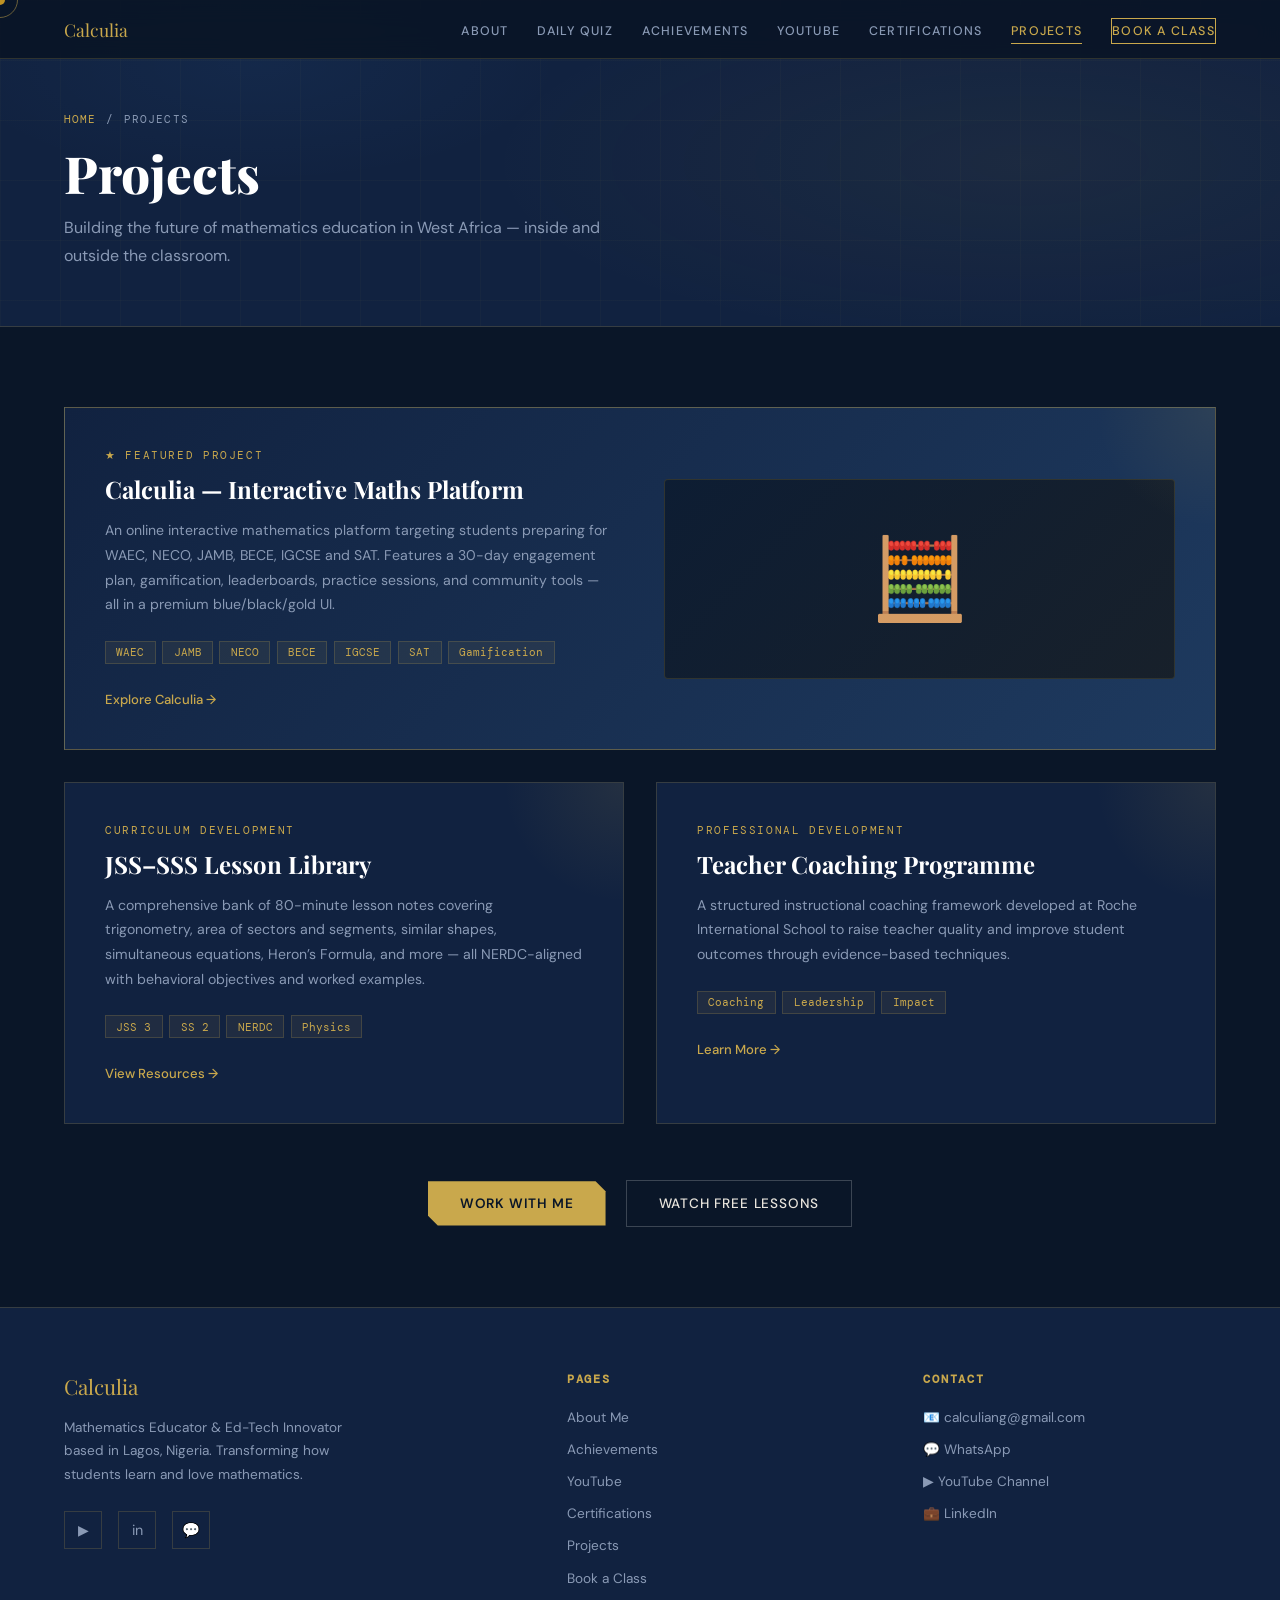
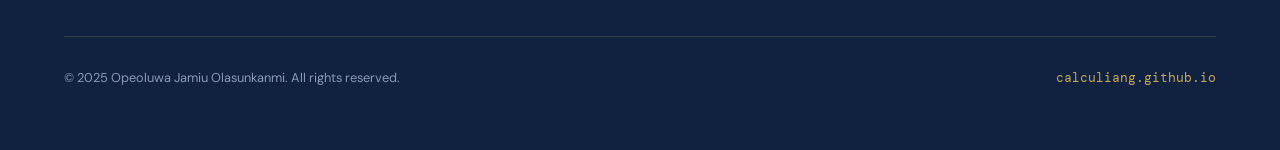
<file: projects.html>
<!DOCTYPE html>
<html lang="en">
<head>
<meta charset="UTF-8">
<meta name="viewport" content="width=device-width, initial-scale=1.0">
<title>Projects | Calculia &mdash; Opeoluwa Jamiu</title>
<meta name="description" content="Calculia ed-tech platform, NERDC-aligned lesson library, and teacher coaching — projects by Opeoluwa Jamiu.">
<meta name="author" content="Opeoluwa Jamiu Olasunkanmi">
<meta property="og:type" content="website">
<meta property="og:url" content="https://calculiang.github.io/projects.html">
<meta property="og:title" content="Projects | Calculia">
<meta property="og:description" content="Calculia ed-tech platform, NERDC-aligned lesson library, and teacher coaching — projects by Opeoluwa Jamiu.">
<meta name="theme-color" content="#0a1628">
<link rel="icon" href="data:image/svg+xml,<svg xmlns='http://www.w3.org/2000/svg' viewBox='0 0 100 100'><rect width='100' height='100' rx='12' fill='%230a1628'/><text y='72' x='50' text-anchor='middle' font-size='60' font-family='serif' fill='%23c9a84c'>&#x2211;</text></svg>">
<link rel="stylesheet" href="style.css">
</head>
<body>
<div class="cursor" id="cursor"></div>
<div class="cursor-ring" id="cursorRing"></div>
<!-- NAV -->
<nav>
  <a href="index.html" class="nav-logo">Calculia</a>
  <ul class="nav-links" id="navLinks">
    <li><a href="about.html">About</a></li>
    <li><a href="daily-quiz.html">Daily Quiz</a></li>
    <li><a href="achievements.html">Achievements</a></li>
    <li><a href="youtube.html">YouTube</a></li>
    <li><a href="certifications.html">Certifications</a></li>
    <li><a href="projects.html" class='active'>Projects</a></li>
    <li><a href="booking.html" class='nav-cta'>Book a Class</a></li>
  </ul>
  <div class="hamburger" onclick="toggleNav()"><span></span><span></span><span></span></div>
</nav>
<div class="page-banner">
  <div class="page-banner-grid"></div>
  <div class="page-banner-inner">
    <div class="breadcrumb"><a href="index.html">Home</a><span>/</span><span>Projects</span></div>
    <h1>Projects</h1>
    <p>Building the future of mathematics education in West Africa &mdash; inside and outside the classroom.</p>
  </div>
</div>

<section style="background:var(--navy);">
  <div class="projects-grid">
    <div class="proj-card featured reveal">
      <div>
        <div class="proj-label">&#9733; Featured Project</div>
        <div class="proj-title">Calculia &mdash; Interactive Maths Platform</div>
        <div class="proj-desc">An online interactive mathematics platform targeting students preparing for WAEC, NECO, JAMB, BECE, IGCSE and SAT. Features a 30-day engagement plan, gamification, leaderboards, practice sessions, and community tools &mdash; all in a premium blue/black/gold UI.</div>
        <div class="tags" style="margin-bottom:1.5rem;">
          <span class="tag">WAEC</span><span class="tag">JAMB</span><span class="tag">NECO</span><span class="tag">BECE</span><span class="tag">IGCSE</span><span class="tag">SAT</span><span class="tag">Gamification</span>
        </div>
        <a href="#" class="proj-link">Explore Calculia &#8594;</a>
      </div>
      <div class="proj-visual">&#x1F9EE;</div>
    </div>
    <div class="proj-card reveal">
      <div class="proj-label">Curriculum Development</div>
      <div class="proj-title">JSS&ndash;SSS Lesson Library</div>
      <div class="proj-desc">A comprehensive bank of 80-minute lesson notes covering trigonometry, area of sectors and segments, similar shapes, simultaneous equations, Heron&rsquo;s Formula, and more &mdash; all NERDC-aligned with behavioral objectives and worked examples.</div>
      <div class="tags" style="margin-bottom:1.5rem;"><span class="tag">JSS 3</span><span class="tag">SS 2</span><span class="tag">NERDC</span><span class="tag">Physics</span></div>
      <a href="#" class="proj-link">View Resources &#8594;</a>
    </div>
    <div class="proj-card reveal rd1">
      <div class="proj-label">Professional Development</div>
      <div class="proj-title">Teacher Coaching Programme</div>
      <div class="proj-desc">A structured instructional coaching framework developed at Roche International School to raise teacher quality and improve student outcomes through evidence-based techniques.</div>
      <div class="tags" style="margin-bottom:1.5rem;"><span class="tag">Coaching</span><span class="tag">Leadership</span><span class="tag">Impact</span></div>
      <a href="#" class="proj-link">Learn More &#8594;</a>
    </div>
  </div>
  <div style="text-align:center;margin-top:3.5rem;" class="reveal">
    <a href="booking.html" class="btn-gold">Work With Me</a>
    <a href="youtube.html" class="btn-outline" style="margin-left:1rem;">Watch Free Lessons</a>
  </div>
</section>

<!-- FOOTER -->
<footer>
  <div class="footer-grid">
    <div class="footer-brand">
      <a href="index.html" class="logo">Calculia</a>
      <p>Mathematics Educator &amp; Ed-Tech Innovator based in Lagos, Nigeria. Transforming how students learn and love mathematics.</p>
      <div class="social-links">
        <a href="https://www.youtube.com/channel/UCdj-SJ9aTm0fqCdhB6cHcyw" target="_blank" class="social-link" title="YouTube">&#x25B6;</a>
        <a href="https://www.linkedin.com/in/opeoluwajamiu" target="_blank" class="social-link" title="LinkedIn">in</a>
        <a href="https://wa.me/+2348061128624" target="_blank" class="social-link" title="WhatsApp">&#x1F4AC;</a>
      </div>
    </div>
    <div class="footer-col">
      <h4>Pages</h4>
      <ul>
        <li><a href="about.html">About Me</a></li>
        <li><a href="achievements.html">Achievements</a></li>
        <li><a href="youtube.html">YouTube</a></li>
        <li><a href="certifications.html">Certifications</a></li>
        <li><a href="projects.html">Projects</a></li>
        <li><a href="booking.html">Book a Class</a></li>
      </ul>
    </div>
    <div class="footer-col">
      <h4>Contact</h4>
      <ul>
        <li><a href="mailto:calculiang@gmail.com">&#x1F4E7; calculiang@gmail.com</a></li>
        <li><a href="https://wa.me/+2348061128624" target="_blank">&#x1F4AC; WhatsApp</a></li>
        <li><a href="https://www.youtube.com/channel/UCdj-SJ9aTm0fqCdhB6cHcyw" target="_blank">&#x25B6; YouTube Channel</a></li>
        <li><a href="https://www.linkedin.com/in/opeoluwajamiu" target="_blank">&#x1F4BC; LinkedIn</a></li>
      </ul>
    </div>
  </div>
  <div class="footer-bottom">
    <p>&copy; 2025 Opeoluwa Jamiu Olasunkanmi. All rights reserved.</p>
    <span>calculiang.github.io</span>
  </div>
</footer>
<button id="scrollTop" onclick="window.scrollTo({top:0,behavior:'smooth'})" title="Back to top">&#x2191;</button>
<script>
const cur=document.getElementById('cursor'),ring=document.getElementById('cursorRing');
document.addEventListener('mousemove',e=>{
  cur.style.left=e.clientX+'px';cur.style.top=e.clientY+'px';
  setTimeout(()=>{ring.style.left=e.clientX+'px';ring.style.top=e.clientY+'px'},60);
});
document.querySelectorAll('a,button,.ach-card,.cert-card,.proj-card,.home-nav-card,.yt-playlist-card,.pillar').forEach(el=>{
  el.addEventListener('mouseenter',()=>{ring.style.width='52px';ring.style.height='52px';ring.style.opacity='.9'});
  el.addEventListener('mouseleave',()=>{ring.style.width='36px';ring.style.height='36px';ring.style.opacity='.5'});
});
const obs=new IntersectionObserver(entries=>entries.forEach(e=>{if(e.isIntersecting)e.target.classList.add('visible')}),{threshold:.1});
document.querySelectorAll('.reveal').forEach(el=>obs.observe(el));
window.addEventListener('scroll',()=>{
  const b=document.getElementById('scrollTop');
  b.style.opacity=window.scrollY>400?'1':'0';
  b.style.pointerEvents=window.scrollY>400?'auto':'none';
});
function toggleNav(){
  const nl=document.getElementById('navLinks');
  if(nl.style.display==='flex'){nl.style.cssText=''}
  else{nl.style.cssText='display:flex!important;flex-direction:column;position:fixed;top:62px;left:0;right:0;background:rgba(10,22,40,.98);padding:2rem;gap:1.5rem;border-bottom:1px solid rgba(201,168,76,.2);z-index:99;backdrop-filter:blur(12px)';
  nl.querySelectorAll('a').forEach(a=>{a.style.fontSize='1rem';a.addEventListener('click',()=>{nl.style.cssText=''})});}
}
</script>
</body>
</html>
</file>
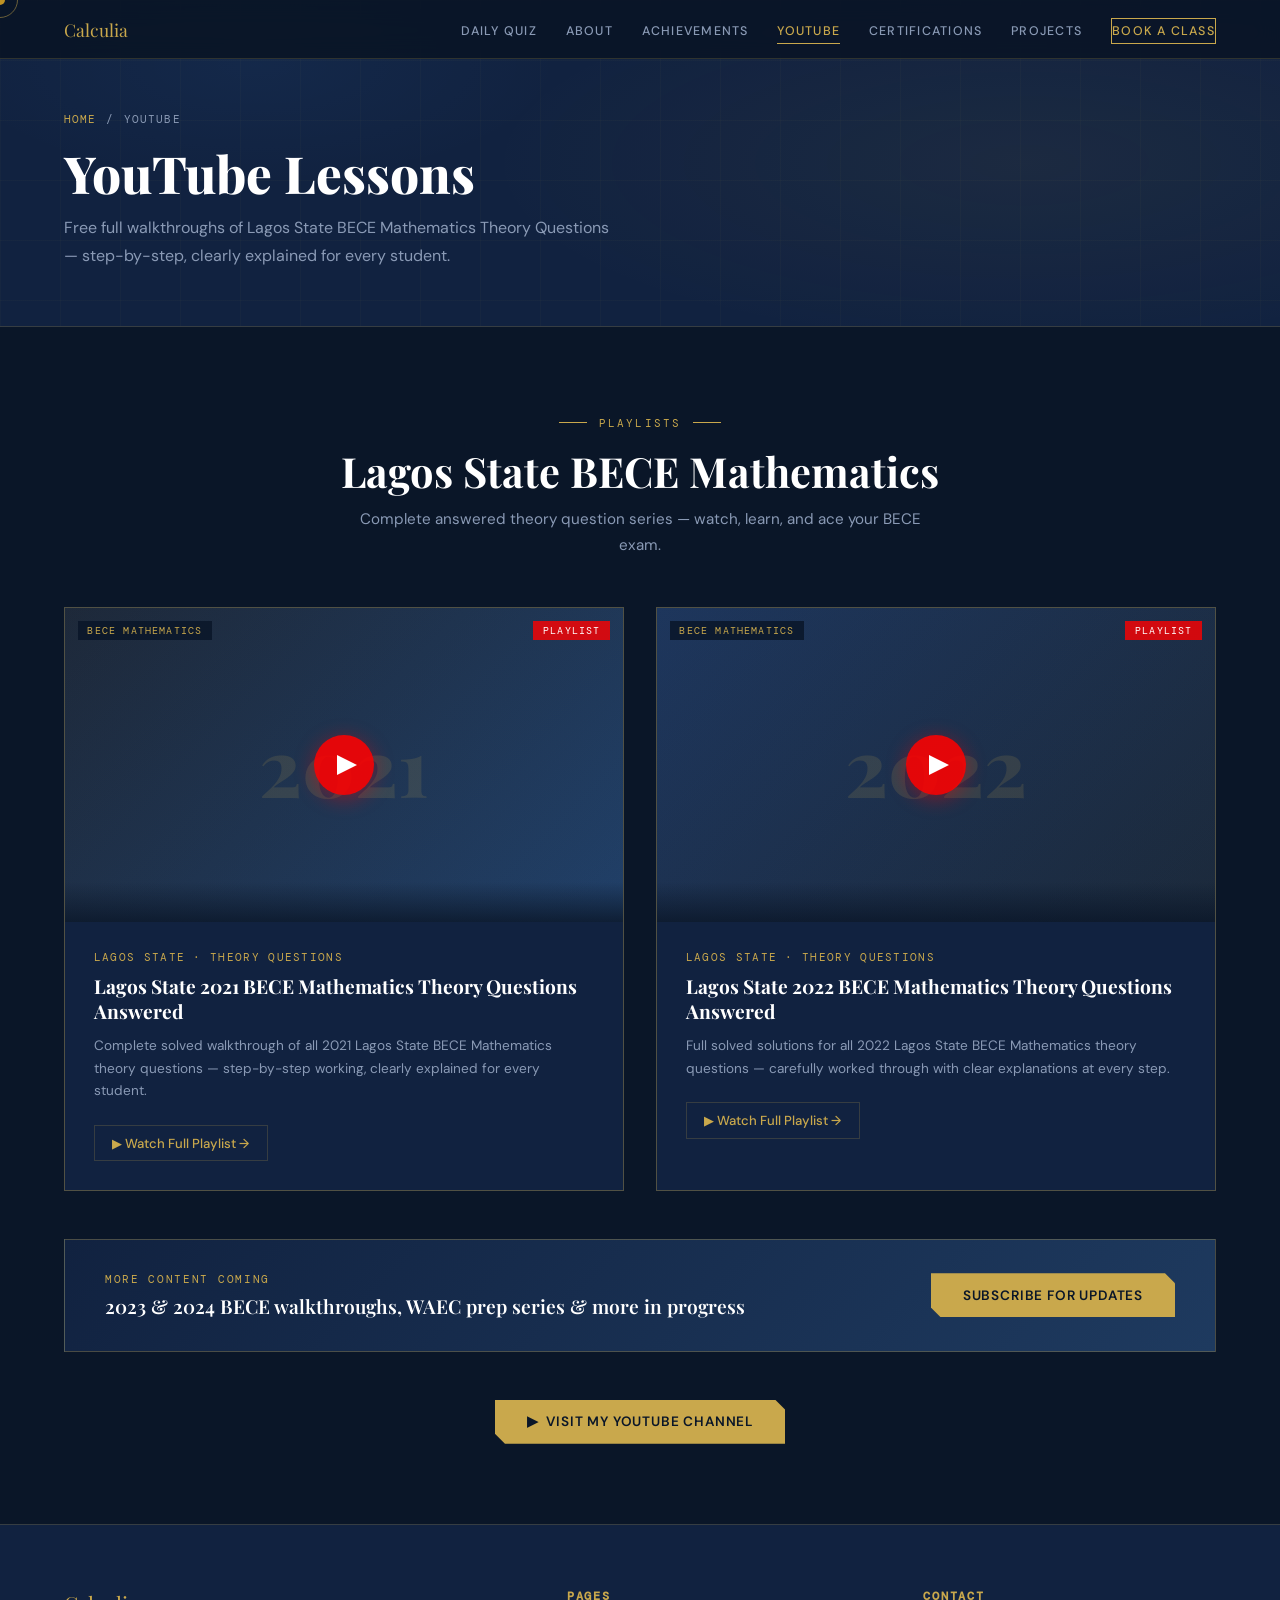
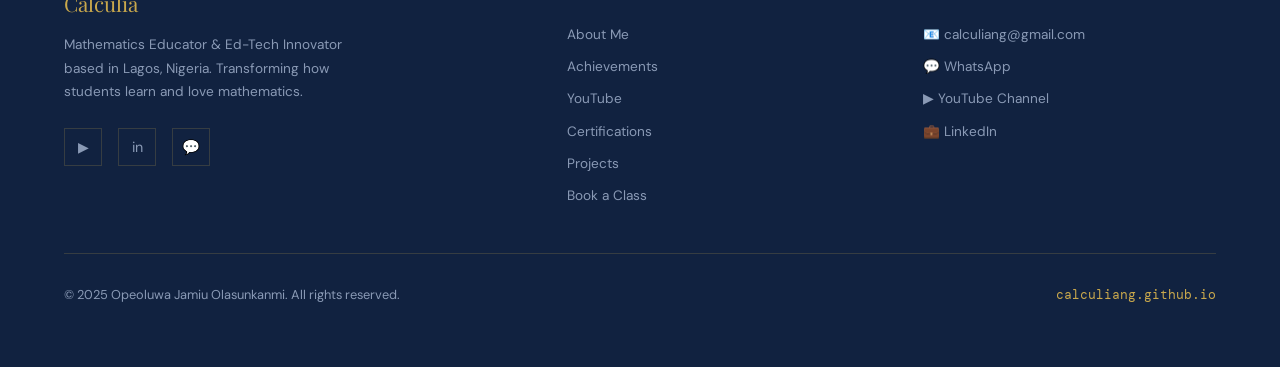
<file: youtube.html>
<!DOCTYPE html>
<html lang="en">
<head>
<meta charset="UTF-8">
<meta name="viewport" content="width=device-width, initial-scale=1.0">
<title>YouTube Lessons | Calculia &mdash; Opeoluwa Jamiu</title>
<meta name="description" content="Free Lagos State BECE Mathematics Theory Questions fully answered — 2021 & 2022 playlists available now.">
<meta name="author" content="Opeoluwa Jamiu Olasunkanmi">
<meta property="og:type" content="website">
<meta property="og:url" content="https://calculiang.github.io/youtube.html">
<meta property="og:title" content="YouTube Lessons | Calculia">
<meta property="og:description" content="Free Lagos State BECE Mathematics Theory Questions fully answered — 2021 & 2022 playlists available now.">
<meta name="theme-color" content="#0a1628">
<link rel="icon" href="data:image/svg+xml,<svg xmlns='http://www.w3.org/2000/svg' viewBox='0 0 100 100'><rect width='100' height='100' rx='12' fill='%230a1628'/><text y='72' x='50' text-anchor='middle' font-size='60' font-family='serif' fill='%23c9a84c'>&#x2211;</text></svg>">
<link rel="stylesheet" href="style.css">
</head>
<body>
<div class="cursor" id="cursor"></div>
<div class="cursor-ring" id="cursorRing"></div>
<!-- NAV -->
<nav>
  <a href="index.html" class="nav-logo">Calculia</a>
  <ul class="nav-links" id="navLinks">
    <li><a href="daily-quiz.html">Daily Quiz</a></li>
    <li><a href="about.html">About</a></li>
    <li><a href="achievements.html">Achievements</a></li>
    <li><a href="youtube.html" class='active'>YouTube</a></li>
    <li><a href="certifications.html">Certifications</a></li>
    <li><a href="projects.html">Projects</a></li>
    <li><a href="booking.html" class='nav-cta'>Book a Class</a></li>
  </ul>
  <div class="hamburger" onclick="toggleNav()"><span></span><span></span><span></span></div>
</nav>
<div class="page-banner">
  <div class="page-banner-grid"></div>
  <div class="page-banner-inner">
    <div class="breadcrumb"><a href="index.html">Home</a><span>/</span><span>YouTube</span></div>
    <h1>YouTube Lessons</h1>
    <p>Free full walkthroughs of Lagos State BECE Mathematics Theory Questions &mdash; step-by-step, clearly explained for every student.</p>
  </div>
</div>

<section style="background:var(--navy);">
  <div style="text-align:center;margin-bottom:3rem;" class="reveal">
    <div class="section-label">Playlists</div>
    <h2>Lagos State BECE Mathematics</h2>
    <p class="section-sub" style="margin:0 auto;">Complete answered theory question series &mdash; watch, learn, and ace your BECE exam.</p>
  </div>

  <div class="yt-playlist-grid">
    <!-- 2021 Playlist -->
    <div class="yt-playlist-card reveal" onclick="window.open('https://youtube.com/playlist?list=PLl_OtIV-V5aeBW5G2KGbJ-_zzmT4phzol&si=adwRZIxSsP3PzCjv','_blank')">
      <div class="yt-thumb-wrap" style="background:linear-gradient(135deg,#0f1e38,#1e3a5f);">
        <div style="position:absolute;inset:0;background:linear-gradient(135deg,rgba(201,168,76,.08),rgba(74,158,255,.06));"></div>
        <div class="yt-year-bg">2021</div>
        <div class="yt-play-btn"><div class="yt-play-icon"></div></div>
        <div class="yt-badge yt-badge-subject">BECE Mathematics</div>
        <div class="yt-badge yt-badge-type">Playlist</div>
        <div style="position:absolute;bottom:0;left:0;right:0;height:40px;background:linear-gradient(to top,rgba(10,22,40,.8),transparent);"></div>
      </div>
      <div class="yt-card-body">
        <div class="yt-card-label">Lagos State &middot; Theory Questions</div>
        <div class="yt-card-title">Lagos State 2021 BECE Mathematics Theory Questions Answered</div>
        <div class="yt-card-desc">Complete solved walkthrough of all 2021 Lagos State BECE Mathematics theory questions &mdash; step-by-step working, clearly explained for every student.</div>
        <a href="https://youtube.com/playlist?list=PLl_OtIV-V5aeBW5G2KGbJ-_zzmT4phzol&si=adwRZIxSsP3PzCjv" target="_blank" class="yt-watch-btn">&#x25B6; Watch Full Playlist &#8594;</a>
      </div>
    </div>

    <!-- 2022 Playlist -->
    <div class="yt-playlist-card reveal rd1" onclick="window.open('https://youtube.com/playlist?list=PLl_OtIV-V5afMQ8C4Ck27aQdd04ZuYw1_&si=4s7V4G8DNnCz4-Lx','_blank')">
      <div class="yt-thumb-wrap" style="background:linear-gradient(135deg,#1a2e50,#0d1f3a);">
        <div style="position:absolute;inset:0;background:linear-gradient(135deg,rgba(74,158,255,.07),rgba(201,168,76,.08));"></div>
        <div class="yt-year-bg">2022</div>
        <div class="yt-play-btn"><div class="yt-play-icon"></div></div>
        <div class="yt-badge yt-badge-subject">BECE Mathematics</div>
        <div class="yt-badge yt-badge-type">Playlist</div>
        <div style="position:absolute;bottom:0;left:0;right:0;height:40px;background:linear-gradient(to top,rgba(10,22,40,.8),transparent);"></div>
      </div>
      <div class="yt-card-body">
        <div class="yt-card-label">Lagos State &middot; Theory Questions</div>
        <div class="yt-card-title">Lagos State 2022 BECE Mathematics Theory Questions Answered</div>
        <div class="yt-card-desc">Full solved solutions for all 2022 Lagos State BECE Mathematics theory questions &mdash; carefully worked through with clear explanations at every step.</div>
        <a href="https://youtube.com/playlist?list=PLl_OtIV-V5afMQ8C4Ck27aQdd04ZuYw1_&si=4s7V4G8DNnCz4-Lx" target="_blank" class="yt-watch-btn">&#x25B6; Watch Full Playlist &#8594;</a>
      </div>
    </div>
  </div>

  <!-- Coming soon -->
  <div class="yt-coming-soon reveal">
    <div>
      <div style="font-family:'DM Mono',monospace;font-size:.7rem;color:var(--gold);letter-spacing:.15em;text-transform:uppercase;margin-bottom:.4rem;">More Content Coming</div>
      <div style="font-family:'Playfair Display',serif;font-size:1.2rem;color:var(--white);font-weight:600;">2023 &amp; 2024 BECE walkthroughs, WAEC prep series &amp; more in progress</div>
    </div>
    <a href="https://www.youtube.com/channel/UCdj-SJ9aTm0fqCdhB6cHcyw" target="_blank" class="btn-gold" style="white-space:nowrap;flex-shrink:0;">Subscribe for Updates</a>
  </div>

  <div style="text-align:center;margin-top:3rem;" class="reveal">
    <a href="https://www.youtube.com/channel/UCdj-SJ9aTm0fqCdhB6cHcyw" target="_blank" class="btn-gold" style="display:inline-flex;align-items:center;gap:.6rem;">&#x25B6;&nbsp; Visit My YouTube Channel</a>
  </div>
</section>

<!-- FOOTER -->
<footer>
  <div class="footer-grid">
    <div class="footer-brand">
      <a href="index.html" class="logo">Calculia</a>
      <p>Mathematics Educator &amp; Ed-Tech Innovator based in Lagos, Nigeria. Transforming how students learn and love mathematics.</p>
      <div class="social-links">
        <a href="https://www.youtube.com/channel/UCdj-SJ9aTm0fqCdhB6cHcyw" target="_blank" class="social-link" title="YouTube">&#x25B6;</a>
        <a href="https://www.linkedin.com/in/opeoluwajamiu" target="_blank" class="social-link" title="LinkedIn">in</a>
        <a href="https://wa.me/+2348061128624" target="_blank" class="social-link" title="WhatsApp">&#x1F4AC;</a>
      </div>
    </div>
    <div class="footer-col">
      <h4>Pages</h4>
      <ul>
        <li><a href="about.html">About Me</a></li>
        <li><a href="achievements.html">Achievements</a></li>
        <li><a href="youtube.html">YouTube</a></li>
        <li><a href="certifications.html">Certifications</a></li>
        <li><a href="projects.html">Projects</a></li>
        <li><a href="booking.html">Book a Class</a></li>
      </ul>
    </div>
    <div class="footer-col">
      <h4>Contact</h4>
      <ul>
        <li><a href="mailto:calculiang@gmail.com">&#x1F4E7; calculiang@gmail.com</a></li>
        <li><a href="https://wa.me/+2348061128624" target="_blank">&#x1F4AC; WhatsApp</a></li>
        <li><a href="https://www.youtube.com/channel/UCdj-SJ9aTm0fqCdhB6cHcyw" target="_blank">&#x25B6; YouTube Channel</a></li>
        <li><a href="https://www.linkedin.com/in/opeoluwajamiu" target="_blank">&#x1F4BC; LinkedIn</a></li>
      </ul>
    </div>
  </div>
  <div class="footer-bottom">
    <p>&copy; 2025 Opeoluwa Jamiu Olasunkanmi. All rights reserved.</p>
    <span>calculiang.github.io</span>
  </div>
</footer>
<button id="scrollTop" onclick="window.scrollTo({top:0,behavior:'smooth'})" title="Back to top">&#x2191;</button>
<script>
const cur=document.getElementById('cursor'),ring=document.getElementById('cursorRing');
document.addEventListener('mousemove',e=>{
  cur.style.left=e.clientX+'px';cur.style.top=e.clientY+'px';
  setTimeout(()=>{ring.style.left=e.clientX+'px';ring.style.top=e.clientY+'px'},60);
});
document.querySelectorAll('a,button,.ach-card,.cert-card,.proj-card,.home-nav-card,.yt-playlist-card,.pillar').forEach(el=>{
  el.addEventListener('mouseenter',()=>{ring.style.width='52px';ring.style.height='52px';ring.style.opacity='.9'});
  el.addEventListener('mouseleave',()=>{ring.style.width='36px';ring.style.height='36px';ring.style.opacity='.5'});
});
const obs=new IntersectionObserver(entries=>entries.forEach(e=>{if(e.isIntersecting)e.target.classList.add('visible')}),{threshold:.1});
document.querySelectorAll('.reveal').forEach(el=>obs.observe(el));
window.addEventListener('scroll',()=>{
  const b=document.getElementById('scrollTop');
  b.style.opacity=window.scrollY>400?'1':'0';
  b.style.pointerEvents=window.scrollY>400?'auto':'none';
});
function toggleNav(){
  const nl=document.getElementById('navLinks');
  if(nl.style.display==='flex'){nl.style.cssText=''}
  else{nl.style.cssText='display:flex!important;flex-direction:column;position:fixed;top:62px;left:0;right:0;background:rgba(10,22,40,.98);padding:2rem;gap:1.5rem;border-bottom:1px solid rgba(201,168,76,.2);z-index:99;backdrop-filter:blur(12px)';
  nl.querySelectorAll('a').forEach(a=>{a.style.fontSize='1rem';a.addEventListener('click',()=>{nl.style.cssText=''})});}
}
</script>
</body>
</html>
</file>
<file: style.css>
/* ═══════════════════════════════════════════════════════
   CALCULIA — Shared Stylesheet
   Edit colours/fonts here and it applies to ALL pages
═══════════════════════════════════════════════════════ */
@import url('https://fonts.googleapis.com/css2?family=Playfair+Display:ital,wght@0,400;0,600;0,800;1,400&family=DM+Sans:wght@300;400;500;600&family=DM+Mono:wght@400;500&display=swap');

/* ── VARIABLES ── */
:root {
  --navy:     #0a1628;
  --navy-mid: #112240;
  --navy-light:#1e3a5f;
  --gold:     #c9a84c;
  --gold-light:#e8c76d;
  --text:     #e8e4dc;
  --text-muted:#8a9ab5;
  --white:    #ffffff;
  --border:   rgba(201,168,76,0.2);
  --radius:   4px;
  --transition: 0.25s ease;
}

/* ── RESET ── */
*, *::before, *::after { margin:0; padding:0; box-sizing:border-box; }
html { scroll-behavior:smooth; }
body { font-family:'DM Sans',sans-serif; background:var(--navy); color:var(--text); overflow-x:hidden; }
a { cursor:pointer; text-decoration:none; }
img { max-width:100%; display:block; }

/* ── CURSOR ── */
.cursor { position:fixed; width:10px; height:10px; background:var(--gold); border-radius:50%; pointer-events:none; z-index:9999; transform:translate(-50%,-50%); mix-blend-mode:difference; transition:width .15s,height .15s; }
.cursor-ring { position:fixed; width:36px; height:36px; border:1.5px solid var(--gold); border-radius:50%; pointer-events:none; z-index:9998; transform:translate(-50%,-50%); transition:all .2s ease; opacity:.5; }

/* ── NAV ── */
nav {
  position:fixed; top:0; left:0; right:0; z-index:100;
  padding:1.1rem 4rem;
  display:flex; justify-content:space-between; align-items:center;
  background:rgba(10,22,40,.95);
  backdrop-filter:blur(12px);
  border-bottom:1px solid var(--border);
}
.nav-logo { font-family:'Playfair Display',serif; font-size:1.1rem; color:var(--gold); }
.nav-links { display:flex; gap:1.8rem; list-style:none; align-items:center; }
.nav-links a { color:var(--text-muted); font-size:.78rem; font-weight:500; letter-spacing:.1em; text-transform:uppercase; transition:color var(--transition); padding:.25rem 0; border-bottom:1px solid transparent; }
.nav-links a:hover,
.nav-links a.active { color:var(--gold); border-bottom-color:var(--gold); }
.nav-cta { padding:.5rem 1.3rem; background:transparent; border:1px solid var(--gold); color:var(--gold) !important; font-size:.78rem; font-weight:500; letter-spacing:.1em; text-transform:uppercase; transition:all var(--transition); border-bottom:1px solid var(--gold) !important; }
.nav-cta:hover { background:var(--gold); color:var(--navy) !important; }
.hamburger { display:none; flex-direction:column; gap:5px; cursor:pointer; }
.hamburger span { display:block; width:24px; height:2px; background:var(--gold); transition:all .3s; }

/* ── PAGE HERO BANNER (inner pages) ── */
.page-banner {
  padding: 7rem 4rem 3.5rem;
  background: var(--navy-mid);
  border-bottom: 1px solid var(--border);
  position: relative;
  overflow: hidden;
}
.page-banner::before {
  content:'';
  position:absolute; inset:0;
  background: radial-gradient(ellipse 60% 80% at 80% 50%, rgba(201,168,76,.06) 0%, transparent 70%),
              radial-gradient(ellipse 40% 60% at 20% 20%, rgba(74,158,255,.05) 0%, transparent 60%);
}
.page-banner-grid {
  position:absolute; inset:0;
  background-image: linear-gradient(rgba(201,168,76,.03) 1px, transparent 1px),
                    linear-gradient(90deg, rgba(201,168,76,.03) 1px, transparent 1px);
  background-size:60px 60px;
}
.page-banner-inner { position:relative; z-index:1; max-width:700px; }
.page-banner .breadcrumb { display:flex; align-items:center; gap:.6rem; font-family:'DM Mono',monospace; font-size:.7rem; color:var(--text-muted); letter-spacing:.1em; text-transform:uppercase; margin-bottom:1.2rem; }
.page-banner .breadcrumb a { color:var(--gold); }
.page-banner .breadcrumb span { color:var(--text-muted); }
.page-banner h1 { font-family:'Playfair Display',serif; font-size:clamp(2rem,4vw,3.2rem); font-weight:800; color:var(--white); line-height:1.1; margin-bottom:.8rem; }
.page-banner p { font-size:1rem; color:var(--text-muted); line-height:1.75; max-width:560px; }

/* ── SECTIONS SHARED ── */
section { position:relative; padding:5rem 4rem; }
.section-label { display:inline-flex; align-items:center; gap:.8rem; font-family:'DM Mono',monospace; font-size:.7rem; color:var(--gold); letter-spacing:.18em; text-transform:uppercase; margin-bottom:.8rem; }
.section-label::before,.section-label::after { content:''; width:28px; height:1px; background:var(--gold); }
h2 { font-family:'Playfair Display',serif; font-size:clamp(1.8rem,3.5vw,2.6rem); font-weight:700; color:var(--white); margin-bottom:.5rem; }
.section-sub { color:var(--text-muted); font-size:.95rem; max-width:600px; line-height:1.75; margin-bottom:3rem; }

/* ── BUTTONS ── */
.btn-gold { display:inline-block; padding:.85rem 2rem; background:var(--gold); color:var(--navy); font-family:'DM Sans',sans-serif; font-size:.85rem; font-weight:600; letter-spacing:.06em; text-transform:uppercase; border:none; transition:all var(--transition); clip-path:polygon(0 0,calc(100% - 10px) 0,100% 10px,100% 100%,10px 100%,0 calc(100% - 10px)); }
.btn-gold:hover { background:var(--gold-light); transform:translateY(-2px); }
.btn-outline { display:inline-block; padding:.85rem 2rem; background:transparent; color:var(--text); font-family:'DM Sans',sans-serif; font-size:.85rem; font-weight:500; letter-spacing:.06em; text-transform:uppercase; border:1px solid rgba(255,255,255,.2); transition:all var(--transition); }
.btn-outline:hover { border-color:var(--gold); color:var(--gold); }

/* ── CARDS ── */
.card { background:var(--navy-mid); border:1px solid var(--border); }
.card:hover { border-color:rgba(201,168,76,.4); }

/* ── TAGS ── */
.tags { display:flex; flex-wrap:wrap; gap:.4rem; margin-top:.7rem; }
.tag { padding:.22rem .65rem; background:rgba(201,168,76,.08); border:1px solid var(--border); font-size:.68rem; color:var(--gold); font-family:'DM Mono',monospace; }

/* ── REVEAL ANIMATIONS ── */
.reveal { opacity:0; transform:translateY(28px); transition:opacity .7s ease, transform .7s ease; }
.reveal.visible { opacity:1; transform:none; }
.rd1 { transition-delay:.1s; }
.rd2 { transition-delay:.2s; }
.rd3 { transition-delay:.3s; }

/* ── FOOTER ── */
footer { background:var(--navy-mid); border-top:1px solid var(--border); padding:4rem; }
.footer-grid { display:grid; grid-template-columns:1.5fr 1fr 1fr; gap:4rem; margin-bottom:3rem; }
.footer-brand .logo { font-family:'Playfair Display',serif; font-size:1.3rem; color:var(--gold); margin-bottom:1rem; display:block; }
.footer-brand p { font-size:.85rem; color:var(--text-muted); line-height:1.75; max-width:280px; }
.footer-col h4 { font-family:'DM Mono',monospace; font-size:.72rem; color:var(--gold); letter-spacing:.15em; text-transform:uppercase; margin-bottom:1.2rem; }
.footer-col ul { list-style:none; display:flex; flex-direction:column; gap:.7rem; }
.footer-col ul a { font-size:.85rem; color:var(--text-muted); transition:color var(--transition); }
.footer-col ul a:hover { color:var(--gold); }
.social-links { display:flex; gap:1rem; margin-top:1.5rem; }
.social-link { width:38px; height:38px; border:1px solid var(--border); display:flex; align-items:center; justify-content:center; color:var(--text-muted); font-size:.9rem; transition:all var(--transition); }
.social-link:hover { border-color:var(--gold); color:var(--gold); }
.footer-bottom { padding-top:2rem; border-top:1px solid var(--border); display:flex; justify-content:space-between; align-items:center; }
.footer-bottom p { font-size:.8rem; color:var(--text-muted); }
.footer-bottom span { font-size:.8rem; color:var(--gold); font-family:'DM Mono',monospace; }

/* ── SCROLL TO TOP ── */
#scrollTop { position:fixed; bottom:2rem; right:2rem; width:44px; height:44px; background:var(--gold); color:var(--navy); border:none; font-size:1.2rem; font-weight:700; cursor:pointer; opacity:0; transition:opacity .3s; z-index:200; clip-path:polygon(0 0,calc(100% - 8px) 0,100% 8px,100% 100%,8px 100%,0 calc(100% - 8px)); display:flex; align-items:center; justify-content:center; pointer-events:none; }

/* ── ABOUT PAGE ── */
.about-grid { display:grid; grid-template-columns:1fr 1fr; gap:5rem; align-items:start; }
.about-photo-wrap { position:relative; }
.about-photo { width:100%; border-radius:var(--radius); border:2px solid rgba(201,168,76,.35); box-shadow:0 30px 80px rgba(0,0,0,.5); object-fit:cover; }
.about-photo-badge { position:absolute; bottom:-16px; left:50%; transform:translateX(-50%); background:var(--navy-mid); border:1px solid var(--border); padding:.6rem 1.4rem; white-space:nowrap; text-align:center; }
.about-photo-badge span { font-family:'DM Mono',monospace; font-size:.65rem; color:var(--gold); letter-spacing:.15em; text-transform:uppercase; }
.about-text p { color:var(--text-muted); line-height:1.85; font-size:.96rem; margin-bottom:1.2rem; }
.about-text p strong { color:var(--text); }
.about-text h3 { font-family:'Playfair Display',serif; font-size:1.3rem; color:var(--white); margin:2rem 0 1rem; }
.pillars { display:flex; flex-direction:column; gap:1rem; }
.pillar { padding:1.4rem; background:var(--navy-mid); border:1px solid var(--border); border-left:3px solid var(--gold); transition:background var(--transition); }
.pillar:hover { background:rgba(201,168,76,.05); }
.pillar-title { font-size:.9rem; font-weight:600; color:var(--white); margin-bottom:.35rem; }
.pillar-text { font-size:.82rem; color:var(--text-muted); line-height:1.6; }

/* ── ACHIEVEMENTS PAGE ── */
.ach-grid { display:grid; grid-template-columns:repeat(3,1fr); gap:1.8rem; }
.ach-card { padding:2rem; background:var(--navy-mid); border:1px solid var(--border); position:relative; overflow:hidden; transition:transform .3s,border-color .3s; }
.ach-card:hover { transform:translateY(-4px); border-color:rgba(201,168,76,.5); }
.ach-card::before { content:''; position:absolute; top:0; left:0; right:0; height:2px; background:linear-gradient(to right,var(--gold),transparent); }
.ach-icon { font-size:2.2rem; margin-bottom:1rem; }
.ach-title { font-size:.95rem; font-weight:600; color:var(--white); margin-bottom:.5rem; }
.ach-text { font-size:.83rem; color:var(--text-muted); line-height:1.65; }

/* ── CERTIFICATIONS PAGE ── */
.cert-grid { display:grid; grid-template-columns:repeat(3,1fr); gap:1.5rem; }
.cert-card { padding:1.8rem; background:var(--navy); border:1px solid var(--border); display:flex; gap:1.2rem; align-items:flex-start; transition:border-color var(--transition),transform .3s; }
.cert-card:hover { border-color:rgba(201,168,76,.4); transform:translateY(-3px); }
.cert-icon { font-size:1.8rem; flex-shrink:0; }
.cert-name { font-size:.9rem; font-weight:600; color:var(--white); margin-bottom:.3rem; }
.cert-issuer { font-size:.78rem; color:var(--gold); font-family:'DM Mono',monospace; letter-spacing:.06em; margin-bottom:.3rem; }
.cert-year { font-size:.75rem; color:var(--text-muted); }

/* ── PROJECTS PAGE ── */
.projects-grid { display:grid; grid-template-columns:1fr 1fr; gap:2rem; }
.proj-card { background:var(--navy-mid); border:1px solid var(--border); padding:2.5rem; position:relative; overflow:hidden; transition:transform .3s,box-shadow .3s; }
.proj-card:hover { transform:translateY(-5px); box-shadow:0 25px 60px rgba(0,0,0,.4); }
.proj-card.featured { grid-column:span 2; display:grid; grid-template-columns:1fr 1fr; gap:3rem; align-items:center; border-color:rgba(201,168,76,.4); background:linear-gradient(135deg,var(--navy-mid),var(--navy-light)); }
.proj-card::after { content:''; position:absolute; top:0; right:0; width:120px; height:120px; background:radial-gradient(circle at top right,rgba(201,168,76,.1),transparent 70%); }
.proj-label { font-family:'DM Mono',monospace; font-size:.68rem; color:var(--gold); letter-spacing:.15em; text-transform:uppercase; margin-bottom:.7rem; }
.proj-title { font-family:'Playfair Display',serif; font-size:1.5rem; font-weight:700; color:var(--white); margin-bottom:.8rem; }
.proj-desc { font-size:.88rem; color:var(--text-muted); line-height:1.75; margin-bottom:1.5rem; }
.proj-link { display:inline-flex; align-items:center; gap:.5rem; font-size:.82rem; color:var(--gold); font-weight:500; transition:gap var(--transition); }
.proj-link:hover { gap:1rem; }
.proj-visual { background:var(--navy); border:1px solid var(--border); border-radius:var(--radius); height:200px; display:flex; align-items:center; justify-content:center; font-size:5rem; position:relative; overflow:hidden; }
.proj-visual::after { content:''; position:absolute; inset:0; background:linear-gradient(135deg,rgba(74,158,255,.05),rgba(201,168,76,.07)); }

/* ── YOUTUBE PAGE ── */
.yt-playlist-grid { display:grid; grid-template-columns:1fr 1fr; gap:2rem; margin-bottom:3rem; }
.yt-playlist-card { background:var(--navy-mid); border:1px solid rgba(201,168,76,.35); overflow:hidden; transition:transform .3s,box-shadow .3s; cursor:pointer; }
.yt-playlist-card:hover { transform:translateY(-6px); box-shadow:0 25px 60px rgba(0,0,0,.5); }
.yt-thumb-wrap { position:relative; aspect-ratio:16/9; display:flex; align-items:center; justify-content:center; overflow:hidden; }
.yt-year-bg { font-family:'Playfair Display',serif; font-size:5rem; font-weight:800; color:rgba(201,168,76,.15); line-height:1; user-select:none; }
.yt-play-btn { position:absolute; width:60px; height:60px; background:rgba(255,0,0,.88); border-radius:50%; display:flex; align-items:center; justify-content:center; box-shadow:0 4px 20px rgba(255,0,0,.4); transition:transform var(--transition); }
.yt-playlist-card:hover .yt-play-btn { transform:scale(1.12); }
.yt-play-icon { width:0; height:0; border-style:solid; border-width:10px 0 10px 20px; border-color:transparent transparent transparent white; margin-left:5px; }
.yt-badge { position:absolute; font-family:'DM Mono',monospace; font-size:.62rem; letter-spacing:.12em; text-transform:uppercase; z-index:2; }
.yt-badge-subject { top:.8rem; left:.8rem; color:var(--gold); background:rgba(10,22,40,.85); padding:.2rem .6rem; }
.yt-badge-type { top:.8rem; right:.8rem; color:#fff; background:rgba(255,0,0,.8); padding:.2rem .6rem; }
.yt-card-body { padding:1.8rem; }
.yt-card-label { font-family:'DM Mono',monospace; font-size:.68rem; color:var(--gold); letter-spacing:.12em; text-transform:uppercase; margin-bottom:.6rem; }
.yt-card-title { font-family:'Playfair Display',serif; font-size:1.2rem; font-weight:700; color:var(--white); margin-bottom:.7rem; line-height:1.3; }
.yt-card-desc { font-size:.85rem; color:var(--text-muted); line-height:1.65; margin-bottom:1.4rem; }
.yt-watch-btn { display:inline-flex; align-items:center; gap:.5rem; font-size:.82rem; color:var(--gold); font-weight:500; border:1px solid var(--border); padding:.55rem 1.1rem; transition:all var(--transition); }
.yt-watch-btn:hover { border-color:var(--gold); background:rgba(201,168,76,.08); }
.yt-coming-soon { background:linear-gradient(135deg,var(--navy-mid),var(--navy-light)); border:1px solid rgba(201,168,76,.3); padding:2rem 2.5rem; display:flex; align-items:center; justify-content:space-between; gap:2rem; flex-wrap:wrap; }

/* ── BOOKING PAGE ── */
.booking-layout { display:grid; grid-template-columns:1fr 1.2fr; gap:5rem; align-items:start; }
.booking-info p { font-size:.95rem; color:var(--text-muted); line-height:1.8; margin-bottom:1.8rem; }
.booking-features { display:flex; flex-direction:column; gap:1rem; margin-bottom:2rem; }
.bf-item { display:flex; align-items:flex-start; gap:1rem; }
.bf-icon { width:36px; height:36px; background:rgba(201,168,76,.1); border:1px solid var(--border); display:flex; align-items:center; justify-content:center; font-size:1rem; flex-shrink:0; }
.bf-text strong { display:block; font-size:.88rem; color:var(--white); margin-bottom:.2rem; }
.bf-text span { font-size:.8rem; color:var(--text-muted); }
.booking-form-wrap { background:var(--navy-mid); border:1px solid var(--border); padding:2.5rem; }
.booking-form-wrap h3 { font-family:'Playfair Display',serif; font-size:1.4rem; color:var(--white); margin-bottom:1.8rem; }
.form-row { display:grid; grid-template-columns:1fr 1fr; gap:1rem; }
.form-group { margin-bottom:1.2rem; }
.form-group label { display:block; font-size:.72rem; color:var(--gold); font-family:'DM Mono',monospace; letter-spacing:.1em; text-transform:uppercase; margin-bottom:.5rem; }
.form-group input,
.form-group select,
.form-group textarea { width:100%; padding:.75rem 1rem; background:var(--navy); border:1px solid var(--border); color:var(--text); font-family:'DM Sans',sans-serif; font-size:.9rem; transition:border-color var(--transition); outline:none; }
.form-group input:focus,
.form-group select:focus,
.form-group textarea:focus { border-color:var(--gold); }
.form-group select option { background:var(--navy-mid); }
.form-group textarea { resize:vertical; min-height:100px; }
.form-submit { width:100%; padding:1rem; background:var(--gold); color:var(--navy); font-family:'DM Sans',sans-serif; font-size:.9rem; font-weight:600; letter-spacing:.06em; text-transform:uppercase; border:none; cursor:pointer; transition:all var(--transition); clip-path:polygon(0 0,calc(100% - 10px) 0,100% 10px,100% 100%,10px 100%,0 calc(100% - 10px)); }
.form-submit:hover { background:var(--gold-light); }
#formSuccess { display:none; background:rgba(45,122,45,.15); border:1px solid rgba(45,122,45,.4); padding:1.5rem; margin-bottom:1.5rem; text-align:center; }

/* ── INDEX HOME PAGE ── */
#hero { min-height:100vh; display:grid; grid-template-columns:1.1fr .9fr; align-items:center; padding:8rem 4rem 4rem; position:relative; overflow:hidden; gap:4rem; }
.hero-bg { position:absolute; inset:0; background:radial-gradient(ellipse 70% 60% at 70% 40%,rgba(74,158,255,.07) 0%,transparent 70%),radial-gradient(ellipse 50% 80% at 20% 80%,rgba(201,168,76,.06) 0%,transparent 60%); }
.hero-grid-lines { position:absolute; inset:0; background-image:linear-gradient(rgba(201,168,76,.04) 1px,transparent 1px),linear-gradient(90deg,rgba(201,168,76,.04) 1px,transparent 1px); background-size:60px 60px; }
.hero-left { position:relative; z-index:1; }
.hero-tag { display:inline-flex; align-items:center; gap:.6rem; padding:.4rem 1rem; border:1px solid var(--border); font-size:.72rem; font-family:'DM Mono',monospace; color:var(--gold); letter-spacing:.12em; text-transform:uppercase; margin-bottom:1.8rem; animation:fadeUp .7s .2s ease both; }
.hero-h1 { font-family:'Playfair Display',serif; font-size:clamp(2.5rem,5vw,4.2rem); font-weight:800; line-height:1.06; color:var(--white); margin-bottom:.3rem; animation:fadeUp .8s .35s ease both; }
.hero-h1 em { color:var(--gold); font-style:normal; display:block; }
.hero-sub { font-family:'Playfair Display',serif; font-size:1.1rem; font-style:italic; color:var(--text-muted); margin-bottom:1.8rem; animation:fadeUp .8s .5s ease both; }
.hero-desc { font-size:.97rem; line-height:1.8; color:var(--text-muted); max-width:500px; margin-bottom:2.5rem; animation:fadeUp .8s .65s ease both; }
.hero-desc strong { color:var(--text); }
.hero-actions { display:flex; gap:1rem; flex-wrap:wrap; animation:fadeUp .8s .8s ease both; }
.hero-right { position:relative; z-index:1; display:flex; justify-content:center; align-items:flex-start; animation:fadeIn 1s .6s ease both; }
.hero-photo-wrap { position:relative; }
.hero-photo { width:300px; height:370px; object-fit:cover; object-position:top; border-radius:var(--radius); border:2px solid rgba(201,168,76,.4); box-shadow:0 30px 80px rgba(0,0,0,.6); }
.hero-photo-label { position:absolute; bottom:-14px; left:50%; transform:translateX(-50%); background:var(--navy-mid); border:1px solid rgba(201,168,76,.4); padding:.55rem 1.3rem; white-space:nowrap; text-align:center; }
.hero-photo-label span { font-family:'DM Mono',monospace; font-size:.65rem; color:var(--gold); letter-spacing:.15em; text-transform:uppercase; }

/* Stats band */
#stats-band { padding:3rem 4rem; background:var(--navy-mid); border-top:1px solid var(--border); border-bottom:1px solid var(--border); }
.stats-row { display:grid; grid-template-columns:repeat(4,1fr); gap:2rem; }
.stat-item { text-align:center; }
.stat-big { font-family:'Playfair Display',serif; font-size:2.8rem; font-weight:800; color:var(--gold); line-height:1; }
.stat-desc { font-size:.8rem; color:var(--text-muted); margin-top:.5rem; }

/* Nav cards grid on home */
.home-nav-grid { display:grid; grid-template-columns:repeat(3,1fr); gap:1.5rem; padding:5rem 4rem; background:var(--navy); }
.home-nav-card { background:var(--navy-mid); border:1px solid var(--border); padding:2rem; display:flex; flex-direction:column; gap:1rem; position:relative; overflow:hidden; transition:transform .3s,border-color .3s,box-shadow .3s; }
.home-nav-card:hover { transform:translateY(-5px); border-color:rgba(201,168,76,.5); box-shadow:0 20px 50px rgba(0,0,0,.4); }
.home-nav-card::before { content:''; position:absolute; top:0; left:0; right:0; height:2px; background:linear-gradient(to right,var(--gold),transparent); }
.home-nav-card::after { content:''; position:absolute; top:0; right:0; width:80px; height:80px; background:radial-gradient(circle at top right,rgba(201,168,76,.1),transparent 70%); }
.hnc-icon { font-size:2rem; }
.hnc-title { font-family:'Playfair Display',serif; font-size:1.2rem; font-weight:700; color:var(--white); }
.hnc-desc { font-size:.83rem; color:var(--text-muted); line-height:1.6; flex:1; }
.hnc-link { display:inline-flex; align-items:center; gap:.4rem; font-size:.8rem; color:var(--gold); font-weight:500; transition:gap var(--transition); margin-top:auto; }
.hnc-link:hover { gap:.9rem; }

/* ── ANIMATIONS ── */
@keyframes fadeUp { from { opacity:0; transform:translateY(24px); } to { opacity:1; transform:translateY(0); } }
@keyframes fadeIn  { from { opacity:0; } to { opacity:1; } }
/* ── HAMBURGER ── */
.hamburger {
  display: none;
  flex-direction: column;
  justify-content: space-between;
  width: 28px;
  height: 20px;
  cursor: pointer;
  z-index: 200;
}

.hamburger span {
  display: block;
  height: 2px;
  width: 100%;
  background: var(--orange);
  border-radius: 2px;
  transition: all 0.3s ease;
}

/* Animate into X when open */
nav.nav-open .hamburger span:nth-child(1) { transform: translateY(9px) rotate(45deg); }
nav.nav-open .hamburger span:nth-child(2) { opacity: 0; }
nav.nav-open .hamburger span:nth-child(3) { transform: translateY(-9px) rotate(-45deg); }
/* ══════════ RESPONSIVE ══════════ */
@media (max-width:1100px) {
  nav,section,#stats-band,footer,.page-banner,.home-nav-grid { padding-left:2.5rem; padding-right:2.5rem; }
  #hero { padding-left:2.5rem; padding-right:2.5rem; }
  .about-grid,.booking-layout { gap:3rem; }
  .footer-grid { grid-template-columns:1fr 1fr; }
}
@media (max-width:900px) {
  .ach-grid,.cert-grid { grid-template-columns:1fr 1fr; }
  .home-nav-grid { grid-template-columns:1fr 1fr; }
  .proj-card.featured { grid-column:span 1; grid-template-columns:1fr; }
  .projects-grid { grid-template-columns:1fr; }
  .yt-playlist-grid { grid-template-columns:1fr; }
  .about-grid,.booking-layout { grid-template-columns:1fr; }
  .hero-right { display:none; }
  #hero { grid-template-columns:1fr; padding-top:7rem; }
  .stats-row { grid-template-columns:1fr 1fr; }
   .hamburger { display: flex; }

.nav-links {
  display: none;
  position: fixed;
  top: 0; left: 0;
  width: 100%; height: 100vh;
  background: rgba(30,15,46,0.98);
  flex-direction: column;
  align-items: center;
  justify-content: center;
  gap: 40px;
  z-index: 150;
}
.nav-links.nav-open { display: flex; }
.nav-links a { font-size: 1.4rem; }
}
@media (max-width:768px) {
  .nav-links { display:none !important; }
  .hamburger { display:flex; }
  .ach-grid,.cert-grid,.home-nav-grid { grid-template-columns:1fr; }
  .form-row { grid-template-columns:1fr; }
  nav { padding:1rem 1.5rem; }
  .footer-grid { grid-template-columns:1fr; gap:2rem; }
  .footer-bottom { flex-direction:column; gap:.8rem; text-align:center; }
  section,.page-banner { padding-left:1.5rem; padding-right:1.5rem; }
  #stats-band { padding-left:1.5rem; padding-right:1.5rem; }
  footer { padding:2.5rem 1.5rem; }
  .home-nav-grid { padding:3rem 1.5rem; }
}
@media (max-width:480px) {
  #hero { padding:6rem 1.2rem 2rem; }
  .hero-actions { flex-direction:column; }
  .btn-gold,.btn-outline { width:100%; text-align:center; justify-content:center; display:flex; }
  .stat-big { font-size:2.2rem; }
  h2 { font-size:1.6rem; }
}
</file>
